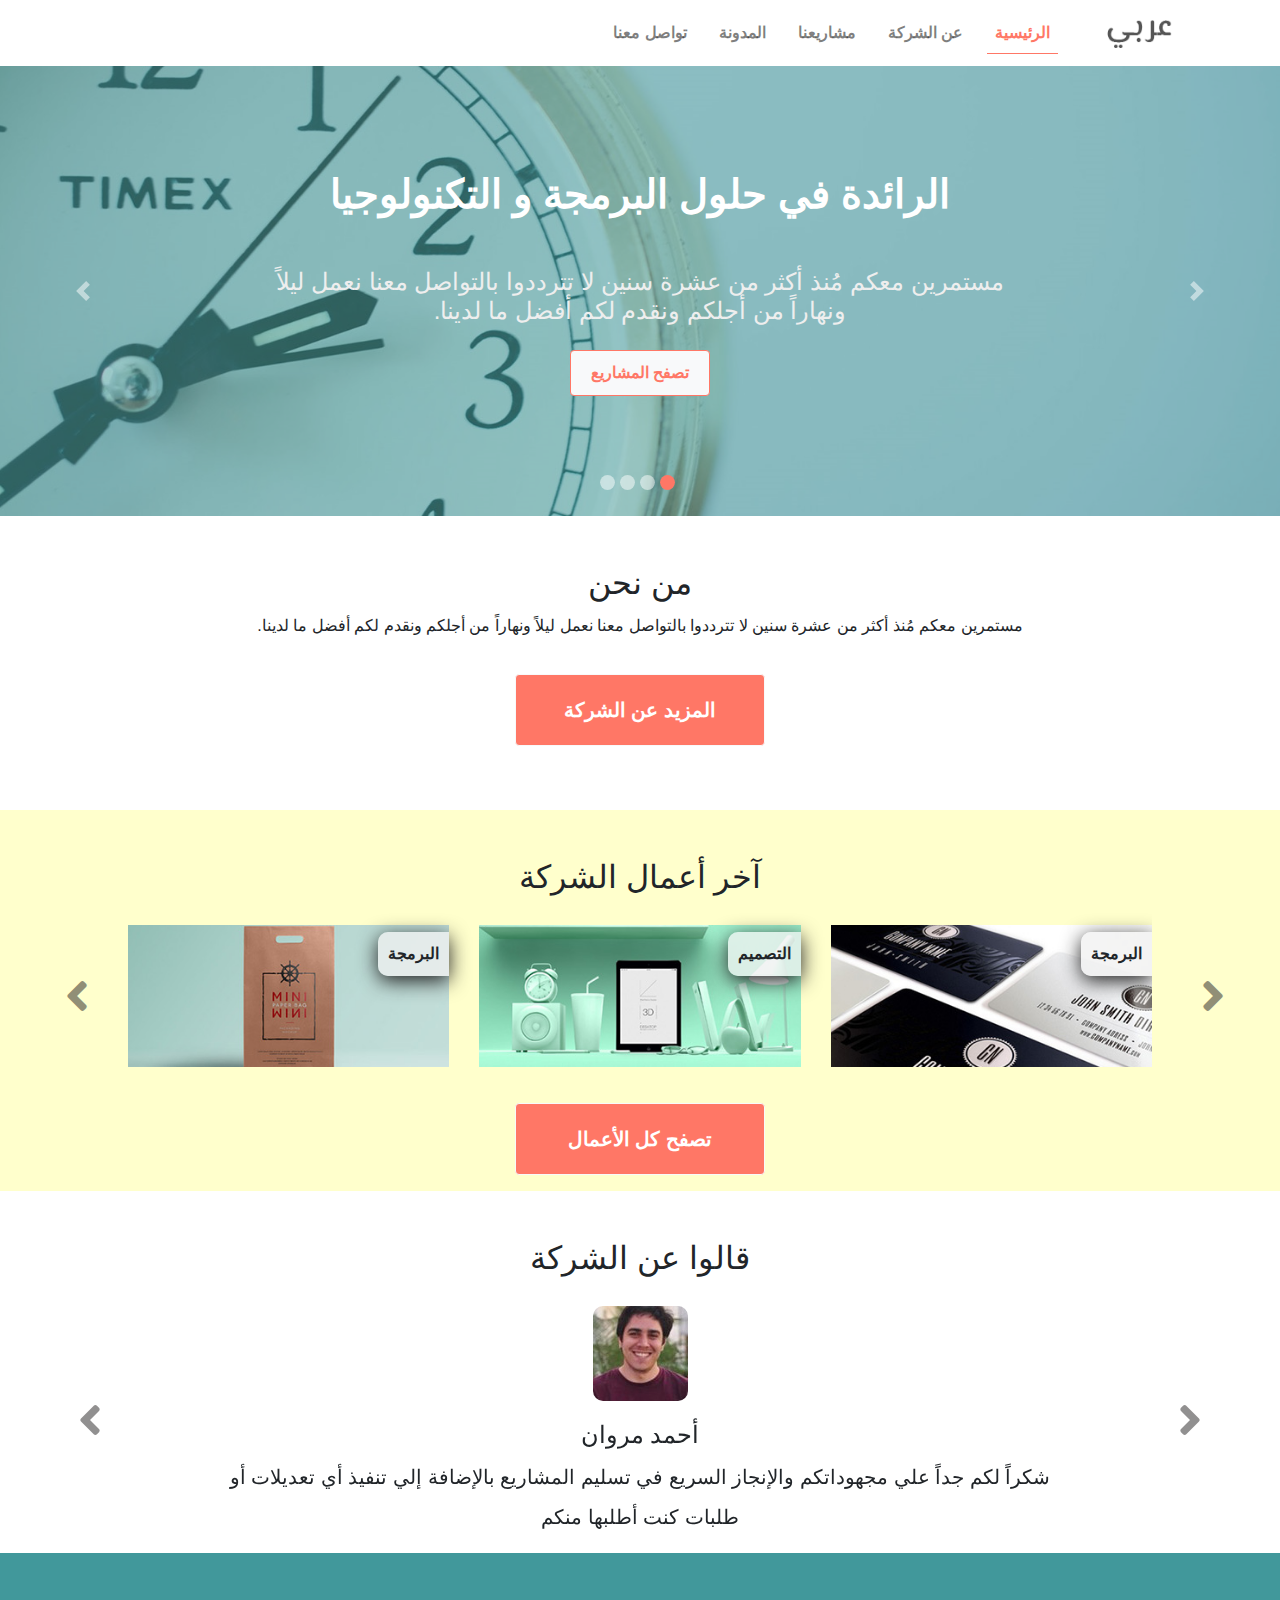
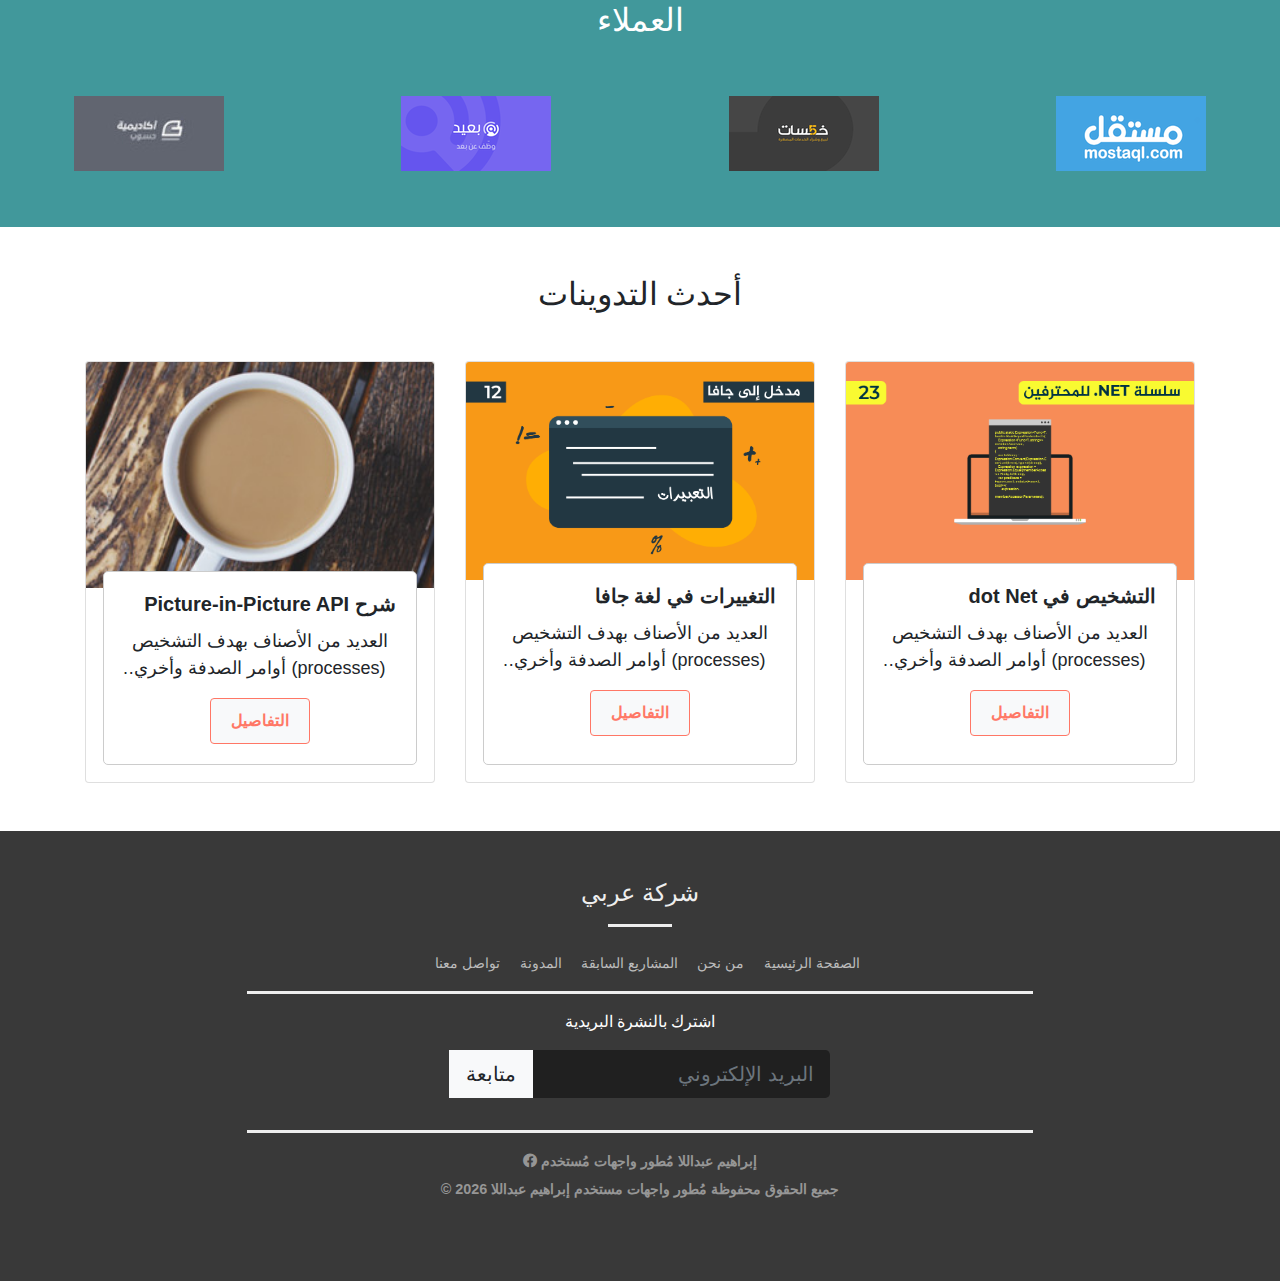
<file: index.html>
<!doctype html><html lang="ar"><head><meta charset="UTF-8"><meta name="viewport" content="width=device-width,initial-scale=1"><title>شركة عربي | الرئيسية</title><script defer="defer" src="/js/bundle.js"></script><link href="/css/style.css" rel="stylesheet"></head><body><div class="container-fluid"><section class="top-menu"><div class="row"><nav class="navbar navbar-expand-lg navbar-light bg-light w-100"><button class="navbar-toggler" type="button" data-toggle="collapse" data-target="#navbarSupportedContent" aria-controls="navbarSupportedContent" aria-expanded="false" aria-label="Toggle navigation"><span class="navbar-toggler-icon"></span></button> <a href="index.html" class="navbar-brand p-0"><img src="/images/logo.png" alt="شركة عربي"></a><div class="collapse navbar-collapse" id="navbarSupportedContent"><ul class="navbar-nav ml-auto"><li class="nav-item p-2"><a class="nav-link" href="/index.html">الرئيسية</a></li><li class="nav-item p-2"><a class="nav-link" href="/about.html">عن الشركة</a></li><li class="nav-item p-2"><a class="nav-link" href="/projects.html">مشاريعنا</a></li><li class="nav-item p-2"><a class="nav-link" href="/blog.html">المدونة</a></li><li class="nav-item p-2"><a class="nav-link" href="/contact.html">تواصل معنا</a></li></ul></div></nav></div></section><section class="carousel-top"><div class="row"><div id="carouselExampleCaptions" class="carousel slide" data-ride="carousel"><ol class="carousel-indicators"><li data-target="#carouselExampleCaptions" data-slide-to="0" class="active"></li><li data-target="#carouselExampleCaptions" data-slide-to="1"></li><li data-target="#carouselExampleCaptions" data-slide-to="2"></li><li data-target="#carouselExampleCaptions" data-slide-to="3"></li></ol><div class="carousel-inner"><div class="carousel-item active"><img src="/images/banner1.jpg" class="d-block w-100" alt="عن الشركة"><div class="carousel-caption d-none d-md-block overlay"><h1>الرائدة في حلول البرمجة و التكنولوجيا</h1><h4>مستمرين معكم مُنذ أكثر من عشرة سنين لا تترددوا بالتواصل معنا نعمل ليلاً ونهاراً من أجلكم ونقدم لكم أفضل ما لدينا.</h4><a href="projects.html" class="btn btn-light custom-btn my-3">تصفح المشاريع</a></div></div><div class="carousel-item"><img src="/images/banner2.jpg" class="d-block w-100" alt="عن الشركة"><div class="carousel-caption d-none d-md-block overlay"><h1>الرائدة في حلول البرمجة و التكنولوجيا</h1><h4>مستمرين معكم مُنذ أكثر من عشرة سنين لا تترددوا بالتواصل معنا نعمل ليلاً ونهاراً من أجلكم ونقدم لكم أفضل ما لدينا.</h4><a href="projects.html" class="btn btn-light custom-btn my-3">تصفح المشاريع</a></div></div><div class="carousel-item"><img src="/images/banner3.jpg" class="d-block w-100" alt="عن الشركة"><div class="carousel-caption d-none d-md-block overlay"><h1>الرائدة في حلول البرمجة و التكنولوجيا</h1><h4>مستمرين معكم مُنذ أكثر من عشرة سنين لا تترددوا بالتواصل معنا نعمل ليلاً ونهاراً من أجلكم ونقدم لكم أفضل ما لدينا.</h4><a href="projects.html" class="btn btn-light custom-btn my-3">تصفح المشاريع</a></div></div><div class="carousel-item"><img src="/images/banner4.jpg" class="d-block w-100" alt="عن الشركة"><div class="carousel-caption d-none d-md-block overlay"><h1>الرائدة في حلول البرمجة و التكنولوجيا</h1><h4>مستمرين معكم مُنذ أكثر من عشرة سنين لا تترددوا بالتواصل معنا نعمل ليلاً ونهاراً من أجلكم ونقدم لكم أفضل ما لدينا.</h4><a href="projects.html" class="btn btn-light custom-btn my-3">تصفح المشاريع</a></div></div></div><a class="carousel-control-prev" href="#carouselExampleCaptions" role="button" data-slide="prev"><span class="carousel-control-prev-icon" aria-hidden="true"></span> <span class="sr-only">Previous</span> </a><a class="carousel-control-next" href="#carouselExampleCaptions" role="button" data-slide="next"><span class="carousel-control-next-icon" aria-hidden="true"></span> <span class="sr-only">Next</span></a></div></div></section><section class="who-are-we my-5"><div class="row justify-content-center"><div class="col-8"><div class="text-center"><h2>من نحن</h2><p class="custom-paragraph">مستمرين معكم مُنذ أكثر من عشرة سنين لا تترددوا بالتواصل معنا نعمل ليلاً ونهاراً من أجلكم ونقدم لكم أفضل ما لدينا.</p><a href="about.html" class="btn btn-light custom-btn-main my-3">المزيد عن الشركة</a></div></div></div></section><section class="latest-projects"><div class="row"><div class="col-12"><h2 class="text-center mt-5">آخر أعمال الشركة</h2></div></div><div id="latest-company-projects" class="carousel slide mx-auto" data-ride="carousel"><div class="carousel-inner"><div class="carousel-item active"><div class="row"><div class="col-12 col-lg-4 d-flex justify-content-center"><div class="thumbnail2"><div class="project-category">البرمجة</div><div class="caption2"><h5>برمجة التطبيقات</h5><p class="project-details">برمجة تطبيق بإستخدام Android Studio يعمل التطبيق علي جميع إصدارات أجهزة الأندرويد.</p><a href="project-details.html" class="btn btn-light custom-btn">تصفح المشروع</a></div><img src="/images/our-works-1.jpg" alt="آخر أعمال الشركة" class="img-fluid h-100"></div></div><div class="col-12 col-lg-4 d-flex justify-content-center"><div class="thumbnail2"><div class="project-category">التصميم</div><div class="caption2"><h5>تصميم المواقع</h5><p class="project-details">برمجة تطبيق بإستخدام Android Studio يعمل التطبيق علي جميع إصدارات أجهزة الأندرويد.</p><a href="project-details.html" class="btn btn-light custom-btn">تصفح المشروع</a></div><img src="/images/our-works-2.jpg" alt="آخر أعمال الشركة" class="img-fluid h-100"></div></div><div class="col-12 col-lg-4 d-flex justify-content-center"><div class="thumbnail2"><div class="project-category">البرمجة</div><div class="caption2"><h5>برمجة المواقع</h5><p class="project-details">برمجة تطبيق بإستخدام Android Studio يعمل التطبيق علي جميع إصدارات أجهزة الأندرويد.</p><a href="project-details.html" class="btn btn-light custom-btn">تصفح المشروع</a></div><img src="/images/our-works-3.jpg" alt="آخر أعمال الشركة" class="img-fluid h-100"></div></div></div></div><div class="carousel-item"><div class="row"><div class="col-12 col-lg-4 d-flex justify-content-center"><div class="thumbnail2"><div class="project-category">البرمجة</div><div class="caption2"><h5>برمجة التطبيقات</h5><p class="project-details">برمجة تطبيق بإستخدام Android Studio يعمل التطبيق علي جميع إصدارات أجهزة الأندرويد.</p><a href="project-details.html" class="btn btn-light custom-btn">تصفح المشروع</a></div><img src="/images/our-works-4.jpg" alt="آخر أعمال الشركة" class="img-fluid h-100"></div></div><div class="col-12 col-lg-4 d-flex justify-content-center"><div class="thumbnail2"><div class="project-category">التصميم</div><div class="caption2"><h5>تصميم المواقع</h5><p class="project-details">برمجة تطبيق بإستخدام Android Studio يعمل التطبيق علي جميع إصدارات أجهزة الأندرويد.</p><a href="project-details.html" class="btn btn-light custom-btn">تصفح المشروع</a></div><img src="/images/our-works-5.jpg" alt="آخر أعمال الشركة" class="img-fluid h-100"></div></div><div class="col-12 col-lg-4 d-flex justify-content-center"><div class="thumbnail2"><div class="project-category">البرمجة</div><div class="caption2"><h5>برمجة المواقع</h5><p class="project-details">برمجة تطبيق بإستخدام Android Studio يعمل التطبيق علي جميع إصدارات أجهزة الأندرويد.</p><a href="project-details.html" class="btn btn-light custom-btn">تصفح المشروع</a></div><img src="/images/our-works-6.jpg" alt="آخر أعمال الشركة" class="img-fluid h-100"></div></div></div></div><div class="carousel-item"><div class="row"><div class="col-12 col-lg-4 d-flex justify-content-center"><div class="thumbnail2"><div class="project-category">البرمجة</div><div class="caption2"><h5>برمجة التطبيقات</h5><p class="project-details">برمجة تطبيق بإستخدام Android Studio يعمل التطبيق علي جميع إصدارات أجهزة الأندرويد.</p><a href="project-details.html" class="btn btn-light custom-btn">تصفح المشروع</a></div><img src="/images/our-works-2.jpg" alt="آخر أعمال الشركة" class="img-fluid h-100"></div></div><div class="col-12 col-lg-4 d-flex justify-content-center"><div class="thumbnail2"><div class="project-category">التصميم</div><div class="caption2"><h5>تصميم الصور</h5><p class="project-details">برمجة تطبيق بإستخدام Android Studio يعمل التطبيق علي جميع إصدارات أجهزة الأندرويد.</p><a href="project-details.html" class="btn btn-light custom-btn">تصفح المشروع</a></div><img src="/images/our-works-3.jpg" alt="آخر أعمال الشركة" class="img-fluid h-100"></div></div><div class="col-12 col-lg-4 d-flex justify-content-center"><div class="thumbnail2"><div class="project-category">البرمجة</div><div class="caption2"><h5>برمجة المواقع</h5><p class="project-details">برمجة تطبيق بإستخدام Android Studio يعمل التطبيق علي جميع إصدارات أجهزة الأندرويد.</p><a href="project-details.html" class="btn btn-light custom-btn">تصفح المشروع</a></div><img src="/images/our-works-1.jpg" alt="آخر أعمال الشركة" class="img-fluid h-100"></div></div></div></div></div><a class="carousel-control-prev" href="#latest-company-projects" role="button" data-slide="prev"><i class="fas fa-angle-right fa-3x"></i> </a><a class="carousel-control-next" href="#latest-company-projects" role="button" data-slide="next"><i class="fas fa-angle-left fa-3x"></i></a></div><div class="text-center"><a href="projects.html" class="btn btn-light custom-btn-main my-3">تصفح كل الأعمال</a></div></section><section class="said-about-company"><h2 class="mt-5 text-center">قالوا عن الشركة</h2><div id="said-about-company-carousel" class="carousel slide" data-ride="carousel"><div class="carousel-inner"><div class="carousel-item"><div class="row justify-content-center"><div class="col-8"><div class="text-center"><img src="/images/team1.jpg" alt="محمد هاني" class="custom-img"><h4>محمد هاني</h4><p class="custom-paragraph">شكراً لكم جداً علي مجهوداتكم والإنجاز السريع في تسليم المشاريع بالإضافة إلي تنفيذ أي تعديلات أو طلبات كنت أطلبها منكم</p></div></div></div></div><div class="carousel-item active"><div class="row justify-content-center"><div class="col-8"><div class="text-center"><img src="/images/team2.jpg" alt="أحمد مروان" class="custom-img"><h4>أحمد مروان</h4><p class="custom-paragraph">شكراً لكم جداً علي مجهوداتكم والإنجاز السريع في تسليم المشاريع بالإضافة إلي تنفيذ أي تعديلات أو طلبات كنت أطلبها منكم</p></div></div></div></div><div class="carousel-item"><div class="row justify-content-center"><div class="col-8"><div class="text-center"><img src="/images/team3.jpg" alt="هادي أمجد" class="custom-img"><h4>هادي أمجد</h4><p class="custom-paragraph">شكراً لكم جداً علي مجهوداتكم والإنجاز السريع في تسليم المشاريع بالإضافة إلي تنفيذ أي تعديلات أو طلبات كنت أطلبها منكم</p></div></div></div></div></div><a class="carousel-control-prev" href="#said-about-company-carousel" role="button" data-slide="prev"><i class="fas fa-angle-right fa-3x"></i> </a><a class="carousel-control-next" href="#said-about-company-carousel" role="button" data-slide="next"><i class="fas fa-angle-left fa-3x"></i></a></div></section><section class="clients py-5"><h2 class="pb-5 text-center text-white">العملاء</h2><div class="client-logos"><div class="row"><div class="col-12 col-sm-6 col-lg-3 d-flex justify-content-center"><a href="https://mostaql.com" class="mb-2"><img src="/images/mostaql.png" alt="mostaql"></a></div><div class="col-12 col-sm-6 col-lg-3 d-flex justify-content-center"><a href="https://khamsat.com" class="mb-2"><img src="/images/khamsat.png" alt="khamsat"></a></div><div class="col-12 col-sm-6 col-lg-3 d-flex justify-content-center"><a href="https://baaeed.com" class="mb-2"><img src="/images/baaeed.png" alt="baaeed"></a></div><div class="col-12 col-sm-6 col-lg-3 d-flex justify-content-center"><a href="https://academy.hsoub.com" class="mb-2"><img src="/images/academy-hsoub.jpg" alt="academy-hsoub"></a></div></div></div></section><section class="latest-posts"><div class="container"><div class="text-center my-5"><h2>أحدث التدوينات</h2></div><div class="row"><div class="col-md-4 d-flex justify-content-center"><div class="card mb-5" style="width:23rem"><img src="/images/blog1.png" class="card-img-top" alt="التدوينة الأولي"><div class="card-body text-center"><h5 class="card-title">التشخيص في dot Net</h5><p class="card-text project-details">العديد من الأصناف بهدف التشخيص (processes) أوامر الصدفة وأخري تعمل كعدادات لقياس الأداء مثال أصناف للتعامل مع عمليات النظام System.Diagnostics يٌوفر فضاء الإسم</p><a href="blog-details.html" class="btn btn-light custom-btn">التفاصيل</a></div></div></div><div class="col-md-4 d-flex justify-content-center"><div class="card mb-5" style="width:23rem"><img src="/images/blog2.png" class="card-img-top" alt="التدوينة الثانية"><div class="card-body text-center"><h5 class="card-title">التغييرات في لغة جافا</h5><p class="card-text project-details">العديد من الأصناف بهدف التشخيص (processes) أوامر الصدفة وأخري تعمل كعدادات لقياس الأداء مثال أصناف للتعامل مع عمليات النظام System.Diagnostics يٌوفر فضاء الإسم</p><a href="blog-details.html" class="btn btn-light custom-btn">التفاصيل</a></div></div></div><div class="col-md-4 d-flex justify-content-center"><div class="card mb-5" style="width:23rem"><img src="/images/blog3.jpg" class="card-img-top" alt="التدوينة الثالثة"><div class="card-body text-center"><h5 class="card-title">شرح Picture-in-Picture API</h5><p class="card-text project-details">العديد من الأصناف بهدف التشخيص (processes) أوامر الصدفة وأخري تعمل كعدادات لقياس الأداء مثال أصناف للتعامل مع عمليات النظام System.Diagnostics يٌوفر فضاء الإسم</p><a href="blog-details.html" class="btn btn-light custom-btn">التفاصيل</a></div></div></div></div></div></section><footer><div class="row"><div class="col-12 text-center"><h2 class="mt-5">شركة عربي</h2><hr class="line1"></div><div id="footer-nav-links" class="col-12 text-center mt-2"><a href=".">الصفحة الرئيسية</a> <a href="about.html">من نحن</a> <a href="projects.html">المشاريع السابقة</a> <a href="blog.html">المدونة</a> <a href="contact.html">تواصل معنا</a></div><hr class="line2"><div class="col-12 text-center"><label class="custom-heading text-white mb-3">اشترك بالنشرة البريدية</label><form class="form form-inline justify-content-center"><div class="input-group mb-3 input-group-lg"><input class="form-control" placeholder="البريد الإلكتروني" aria-label="Example text with button addon" aria-describedby="button-addon1"><div class="input-group-prepend"><button class="btn btn-light" type="button" id="button-addon1">متابعة</button></div></div></form></div><hr class="line2"><div class="col-12 text-center"><a href="https://facebook.com/ibrahemabdella" class="copyright-link copyright">إبراهيم عبداللا مُطور واجهات مُستخدم <span class="fab fa-facebook"></span></a><h5 class="copyright mt-2">جميع الحقوق محفوظة مُطور واجهات مستخدم إبراهيم عبداللا <span id="date"></span> &copy;</h5></div></div></footer></div></body></html>
</file>
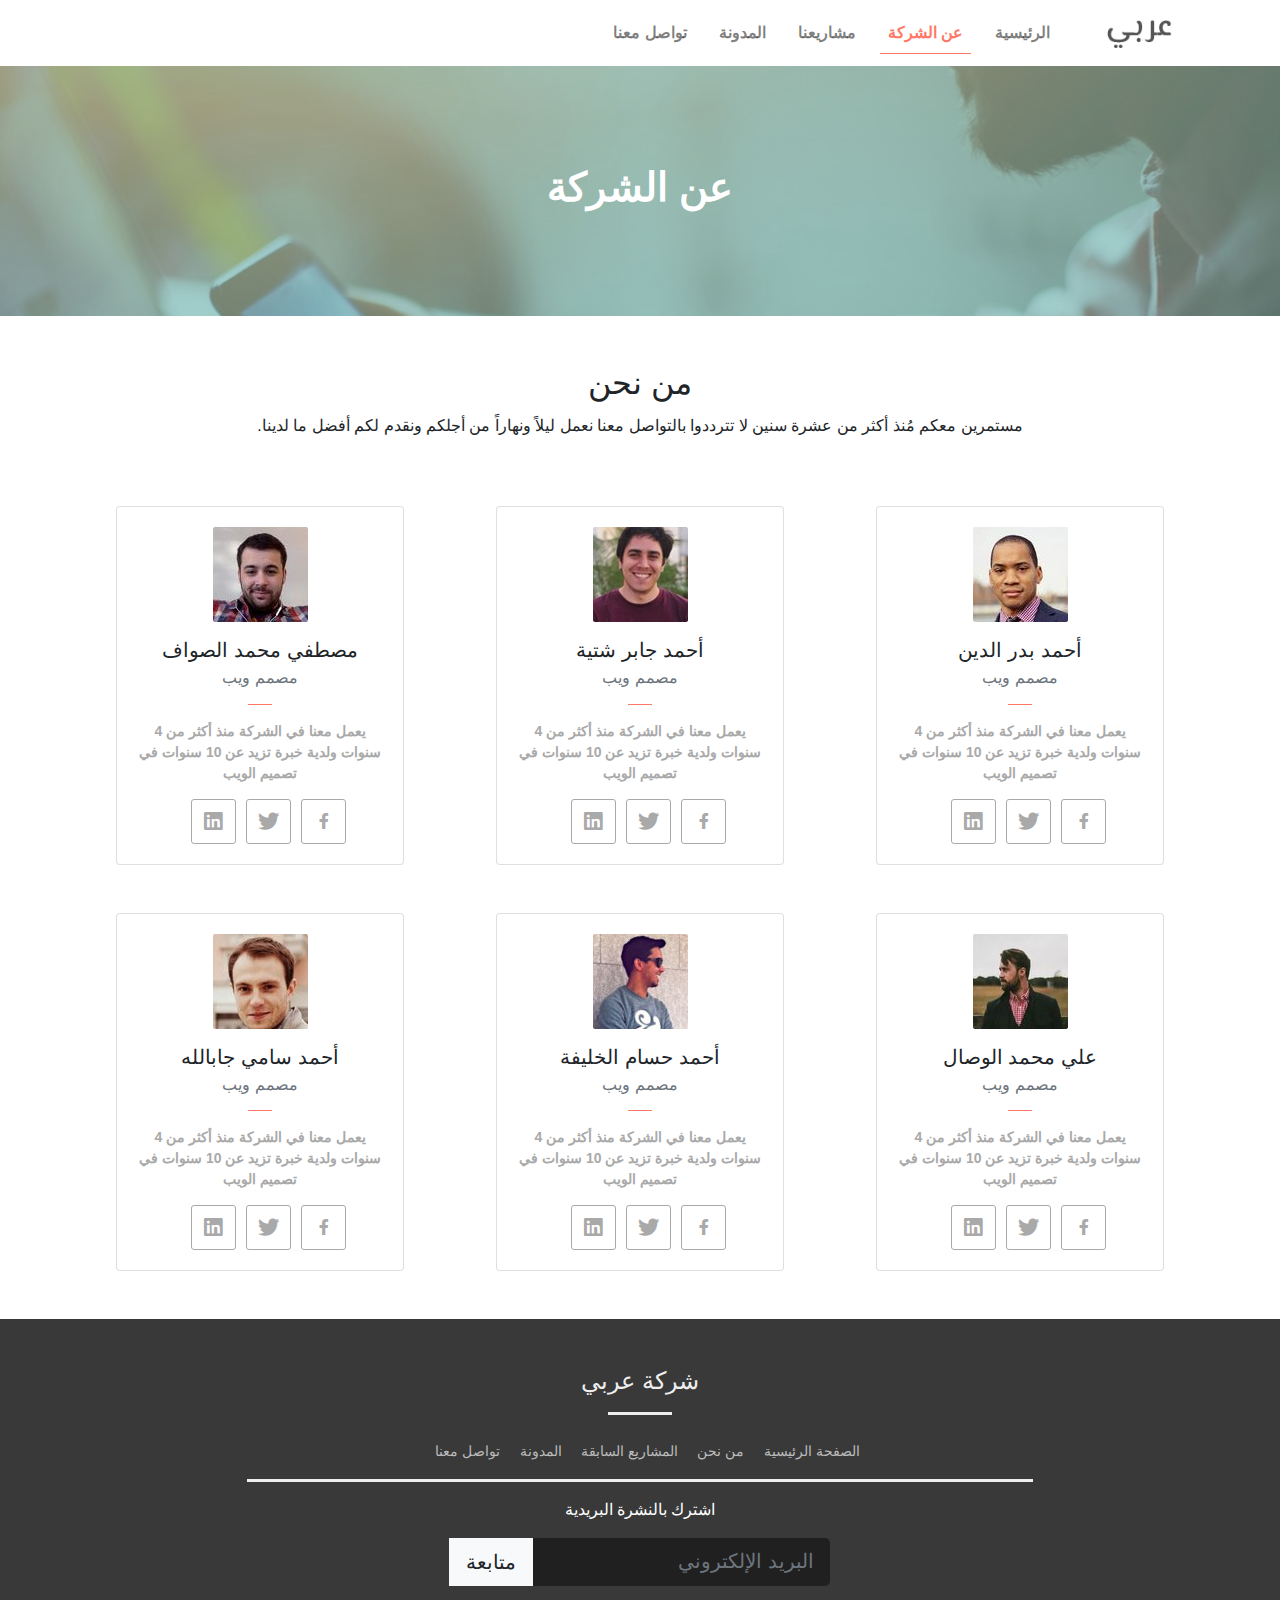
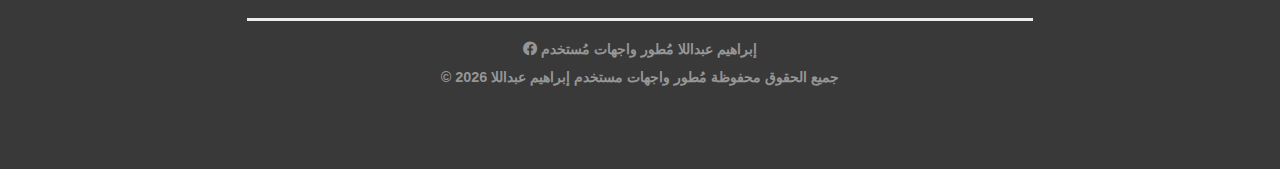
<file: about.html>
<!doctype html><html lang="ar"><head><meta charset="UTF-8"><meta name="viewport" content="width=device-width,initial-scale=1"><title>شركة عربي | عن الشركة</title><script defer="defer" src="/js/bundle.js"></script><link href="/css/style.css" rel="stylesheet"></head><body><div class="container-fluid"><section class="top-menu"><div class="row"><nav class="navbar navbar-expand-lg navbar-light bg-light w-100"><button class="navbar-toggler" type="button" data-toggle="collapse" data-target="#navbarSupportedContent" aria-controls="navbarSupportedContent" aria-expanded="false" aria-label="Toggle navigation"><span class="navbar-toggler-icon"></span></button> <a href="index.html" class="navbar-brand p-0"><img src="/images/logo.png" alt="شركة عربي"></a><div class="collapse navbar-collapse" id="navbarSupportedContent"><ul class="navbar-nav ml-auto"><li class="nav-item p-2"><a class="nav-link" href="/index.html">الرئيسية</a></li><li class="nav-item p-2"><a class="nav-link" href="/about.html">عن الشركة</a></li><li class="nav-item p-2"><a class="nav-link" href="/projects.html">مشاريعنا</a></li><li class="nav-item p-2"><a class="nav-link" href="/blog.html">المدونة</a></li><li class="nav-item p-2"><a class="nav-link" href="/contact.html">تواصل معنا</a></li></ul></div></nav></div></section><section class="banner banner-about"><div class="row"><div class="col-12"><div id="banner-img"><div class="overlay"><h1 class="title1">عن الشركة</h1></div></div></div></div></section><section class="who-are-we my-5"><div class="row justify-content-center"><div class="col-8"><div class="text-center"><h2>من نحن</h2><p class="custom-paragraph">مستمرين معكم مُنذ أكثر من عشرة سنين لا تترددوا بالتواصل معنا نعمل ليلاً ونهاراً من أجلكم ونقدم لكم أفضل ما لدينا.</p></div></div></div></section><div class="our-team"><div class="container"><div class="row mt-5"><div class="col-md-6 col-lg-4 d-flex justify-content-center"><div class="card text-center mb-5" style="width:18rem"><div class="card-body"><img src="/images/team1.jpg" alt="personal-img"><h5 class="card-title mt-3">أحمد بدر الدين</h5><h6 class="card-subtitle mb-2 text-muted">مصمم ويب</h6><hr class="our-team-line"><p class="card-text">يعمل معنا في الشركة منذ أكثر من 4 سنوات ولدية خبرة تزيد عن 10 سنوات في تصميم الويب</p><div class="social-media"><a href="#" class="linkedin-social one-social"><i class="fab fa-linkedin fa-lg"></i></a> <a href="#" class="twitter-social one-social"><i class="fab fa-twitter fa-lg"></i></a> <a href="#" class="facebook-social one-social"><i class="fab fa-facebook-f"></i></a></div></div></div></div><div class="col-md-6 col-lg-4 d-flex justify-content-center"><div class="card text-center mb-5" style="width:18rem"><div class="card-body"><img src="/images/team2.jpg" alt="personal-img"><h5 class="card-title mt-3">أحمد جابر شتية</h5><h6 class="card-subtitle mb-2 text-muted">مصمم ويب</h6><hr class="our-team-line"><p class="card-text">يعمل معنا في الشركة منذ أكثر من 4 سنوات ولدية خبرة تزيد عن 10 سنوات في تصميم الويب</p><div class="social-media"><a href="#" class="linkedin-social one-social"><i class="fab fa-linkedin fa-lg"></i></a> <a href="#" class="twitter-social one-social"><i class="fab fa-twitter fa-lg"></i></a> <a href="#" class="facebook-social one-social"><i class="fab fa-facebook-f"></i></a></div></div></div></div><div class="col-md-6 col-lg-4 d-flex justify-content-center"><div class="card text-center mb-5" style="width:18rem"><div class="card-body"><img src="/images/team3.jpg" alt="personal-img"><h5 class="card-title mt-3">مصطفي محمد الصواف</h5><h6 class="card-subtitle mb-2 text-muted">مصمم ويب</h6><hr class="our-team-line"><p class="card-text">يعمل معنا في الشركة منذ أكثر من 4 سنوات ولدية خبرة تزيد عن 10 سنوات في تصميم الويب</p><div class="social-media"><a href="#" class="linkedin-social one-social"><i class="fab fa-linkedin fa-lg"></i></a> <a href="#" class="twitter-social one-social"><i class="fab fa-twitter fa-lg"></i></a> <a href="#" class="facebook-social one-social"><i class="fab fa-facebook-f"></i></a></div></div></div></div><div class="col-md-6 col-lg-4 d-flex justify-content-center"><div class="card text-center mb-5" style="width:18rem"><div class="card-body"><img src="/images/team4.jpg" alt="personal-img"><h5 class="card-title mt-3">علي محمد الوصال</h5><h6 class="card-subtitle mb-2 text-muted">مصمم ويب</h6><hr class="our-team-line"><p class="card-text">يعمل معنا في الشركة منذ أكثر من 4 سنوات ولدية خبرة تزيد عن 10 سنوات في تصميم الويب</p><div class="social-media"><a href="#" class="linkedin-social one-social"><i class="fab fa-linkedin fa-lg"></i></a> <a href="#" class="twitter-social one-social"><i class="fab fa-twitter fa-lg"></i></a> <a href="#" class="facebook-social one-social"><i class="fab fa-facebook-f"></i></a></div></div></div></div><div class="col-md-6 col-lg-4 d-flex justify-content-center"><div class="card text-center mb-5" style="width:18rem"><div class="card-body"><img src="/images/team5.jpg" alt="personal-img"><h5 class="card-title mt-3">أحمد حسام الخليفة</h5><h6 class="card-subtitle mb-2 text-muted">مصمم ويب</h6><hr class="our-team-line"><p class="card-text">يعمل معنا في الشركة منذ أكثر من 4 سنوات ولدية خبرة تزيد عن 10 سنوات في تصميم الويب</p><div class="social-media"><a href="#" class="linkedin-social one-social"><i class="fab fa-linkedin fa-lg"></i></a> <a href="#" class="twitter-social one-social"><i class="fab fa-twitter fa-lg"></i></a> <a href="#" class="facebook-social one-social"><i class="fab fa-facebook-f"></i></a></div></div></div></div><div class="col-md-6 col-lg-4 d-flex justify-content-center"><div class="card text-center mb-5" style="width:18rem"><div class="card-body"><img src="/images/team6.jpg" alt="personal-img"><h5 class="card-title mt-3">أحمد سامي جابالله</h5><h6 class="card-subtitle mb-2 text-muted">مصمم ويب</h6><hr class="our-team-line"><p class="card-text">يعمل معنا في الشركة منذ أكثر من 4 سنوات ولدية خبرة تزيد عن 10 سنوات في تصميم الويب</p><div class="social-media"><a href="#" class="linkedin-social one-social"><i class="fab fa-linkedin fa-lg"></i></a> <a href="#" class="twitter-social one-social"><i class="fab fa-twitter fa-lg"></i></a> <a href="#" class="facebook-social one-social"><i class="fab fa-facebook-f"></i></a></div></div></div></div></div></div></div><footer><div class="row"><div class="col-12 text-center"><h2 class="mt-5">شركة عربي</h2><hr class="line1"></div><div id="footer-nav-links" class="col-12 text-center mt-2"><a href=".">الصفحة الرئيسية</a> <a href="about.html">من نحن</a> <a href="projects.html">المشاريع السابقة</a> <a href="blog.html">المدونة</a> <a href="contact.html">تواصل معنا</a></div><hr class="line2"><div class="col-12 text-center"><label class="custom-heading text-white mb-3">اشترك بالنشرة البريدية</label><form class="form form-inline justify-content-center"><div class="input-group mb-3 input-group-lg"><input class="form-control" placeholder="البريد الإلكتروني" aria-label="Example text with button addon" aria-describedby="button-addon1"><div class="input-group-prepend"><button class="btn btn-light" type="button" id="button-addon1">متابعة</button></div></div></form></div><hr class="line2"><div class="col-12 text-center"><a href="https://facebook.com/ibrahemabdella" class="copyright-link copyright">إبراهيم عبداللا مُطور واجهات مُستخدم <span class="fab fa-facebook"></span></a><h5 class="copyright mt-2">جميع الحقوق محفوظة مُطور واجهات مستخدم إبراهيم عبداللا <span id="date"></span> &copy;</h5></div></div></footer></div></body></html>
</file>
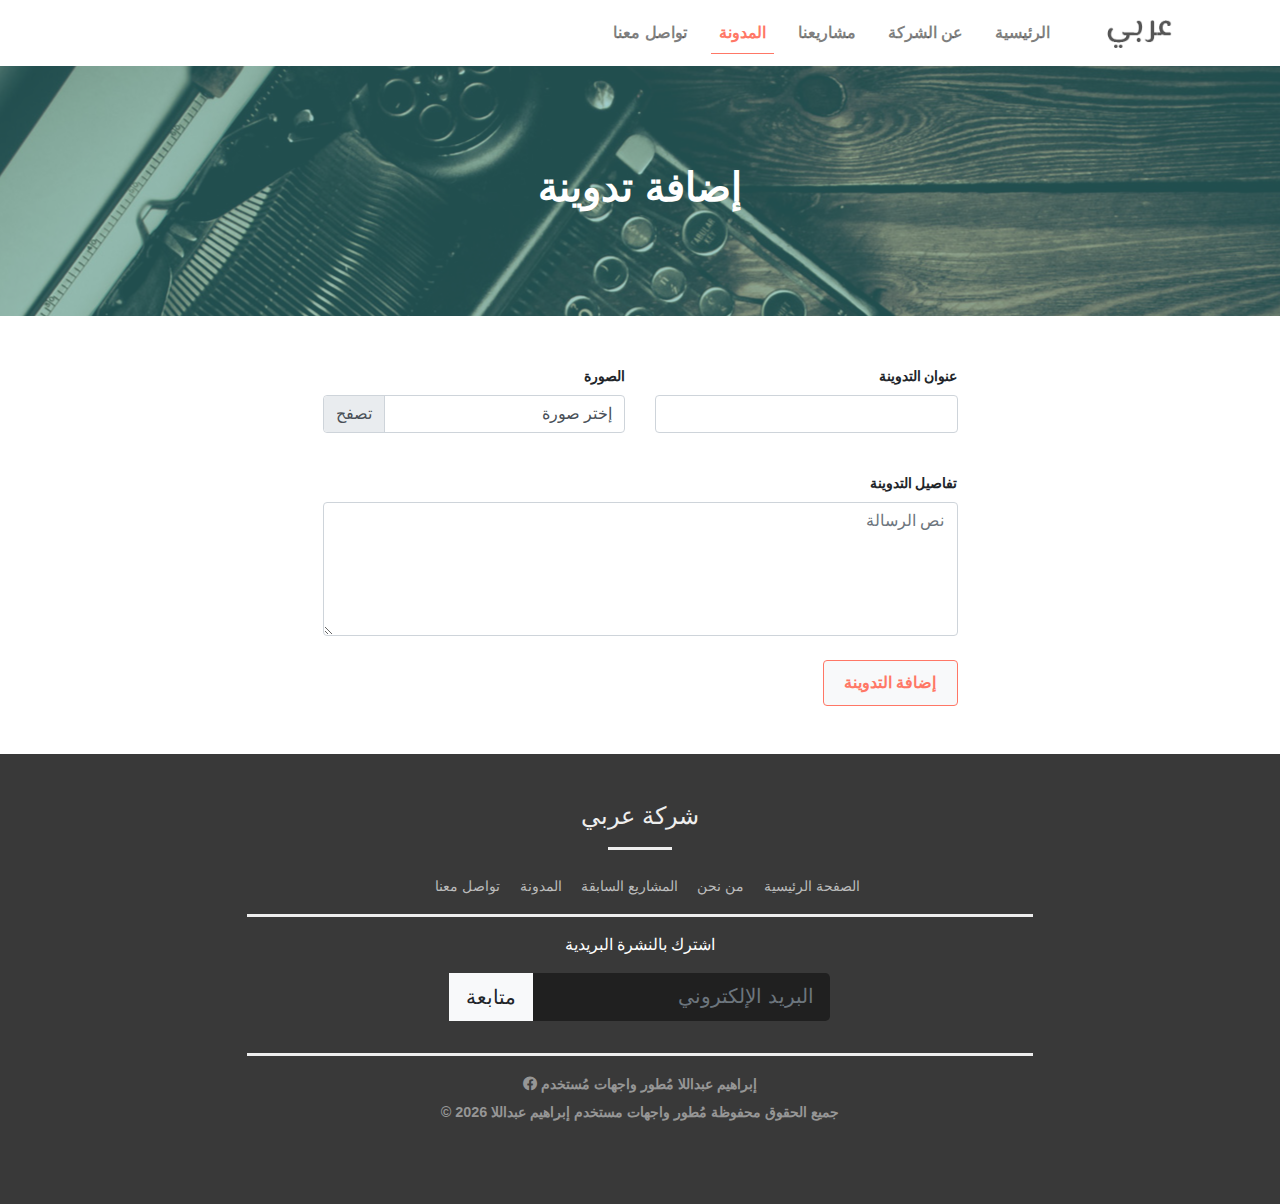
<file: add-blog.html>
<!doctype html><html lang="ar"><head><meta charset="UTF-8"><meta name="viewport" content="width=device-width,initial-scale=1"><title>شركة عربي | إضافة تدوينة</title><script defer="defer" src="/js/bundle.js"></script><link href="/css/style.css" rel="stylesheet"></head><body><div class="container-fluid"><section class="top-menu"><div class="row"><nav class="navbar navbar-expand-lg navbar-light bg-light w-100"><button class="navbar-toggler" type="button" data-toggle="collapse" data-target="#navbarSupportedContent" aria-controls="navbarSupportedContent" aria-expanded="false" aria-label="Toggle navigation"><span class="navbar-toggler-icon"></span></button> <a href="index.html" class="navbar-brand p-0"><img src="/images/logo.png" alt="شركة عربي"></a><div class="collapse navbar-collapse" id="navbarSupportedContent"><ul class="navbar-nav ml-auto"><li class="nav-item p-2"><a class="nav-link" href="/index.html">الرئيسية</a></li><li class="nav-item p-2"><a class="nav-link" href="/about.html">عن الشركة</a></li><li class="nav-item p-2"><a class="nav-link" href="/projects.html">مشاريعنا</a></li><li class="nav-item p-2"><a class="nav-link" href="/blog.html">المدونة</a></li><li class="nav-item p-2"><a class="nav-link" href="/contact.html">تواصل معنا</a></li></ul></div></nav></div></section><section class="banner banner-blog"><div class="row"><div class="col-12"><div id="banner-img"><div class="overlay"><h1 class="title1">إضافة تدوينة</h1></div></div></div></div></section><section class="add-blog mt-4 mb-5"><div class="container"><div class="row justify-content-center"><div class="col-12 col-lg-7"><form><div class="row mt-4"><div class="col-md-6"><label>عنوان التدوينة</label> <input class="form-control mb-3"></div><div class="col-md-6"><label>الصورة</label><div class="custom-file"><input type="file" class="custom-file-input" id="customFile"> <label class="custom-file-label" for="customFile">إختر صورة</label></div></div></div><div class="row"><div class="col"><label class="mt-4">تفاصيل التدوينة</label> <textarea name="message" placeholder="نص الرسالة" cols="30" rows="5" required class="form-control"></textarea></div></div><button type="submit" class="btn btn-light custom-btn mt-4">إضافة التدوينة</button></form></div></div></div></section><footer><div class="row"><div class="col-12 text-center"><h2 class="mt-5">شركة عربي</h2><hr class="line1"></div><div id="footer-nav-links" class="col-12 text-center mt-2"><a href=".">الصفحة الرئيسية</a> <a href="about.html">من نحن</a> <a href="projects.html">المشاريع السابقة</a> <a href="blog.html">المدونة</a> <a href="contact.html">تواصل معنا</a></div><hr class="line2"><div class="col-12 text-center"><label class="custom-heading text-white mb-3">اشترك بالنشرة البريدية</label><form class="form form-inline justify-content-center"><div class="input-group mb-3 input-group-lg"><input class="form-control" placeholder="البريد الإلكتروني" aria-label="Example text with button addon" aria-describedby="button-addon1"><div class="input-group-prepend"><button class="btn btn-light" type="button" id="button-addon1">متابعة</button></div></div></form></div><hr class="line2"><div class="col-12 text-center"><a href="https://facebook.com/ibrahemabdella" class="copyright-link copyright">إبراهيم عبداللا مُطور واجهات مُستخدم <span class="fab fa-facebook"></span></a><h5 class="copyright mt-2">جميع الحقوق محفوظة مُطور واجهات مستخدم إبراهيم عبداللا <span id="date"></span> &copy;</h5></div></div></footer></div></body></html>
</file>
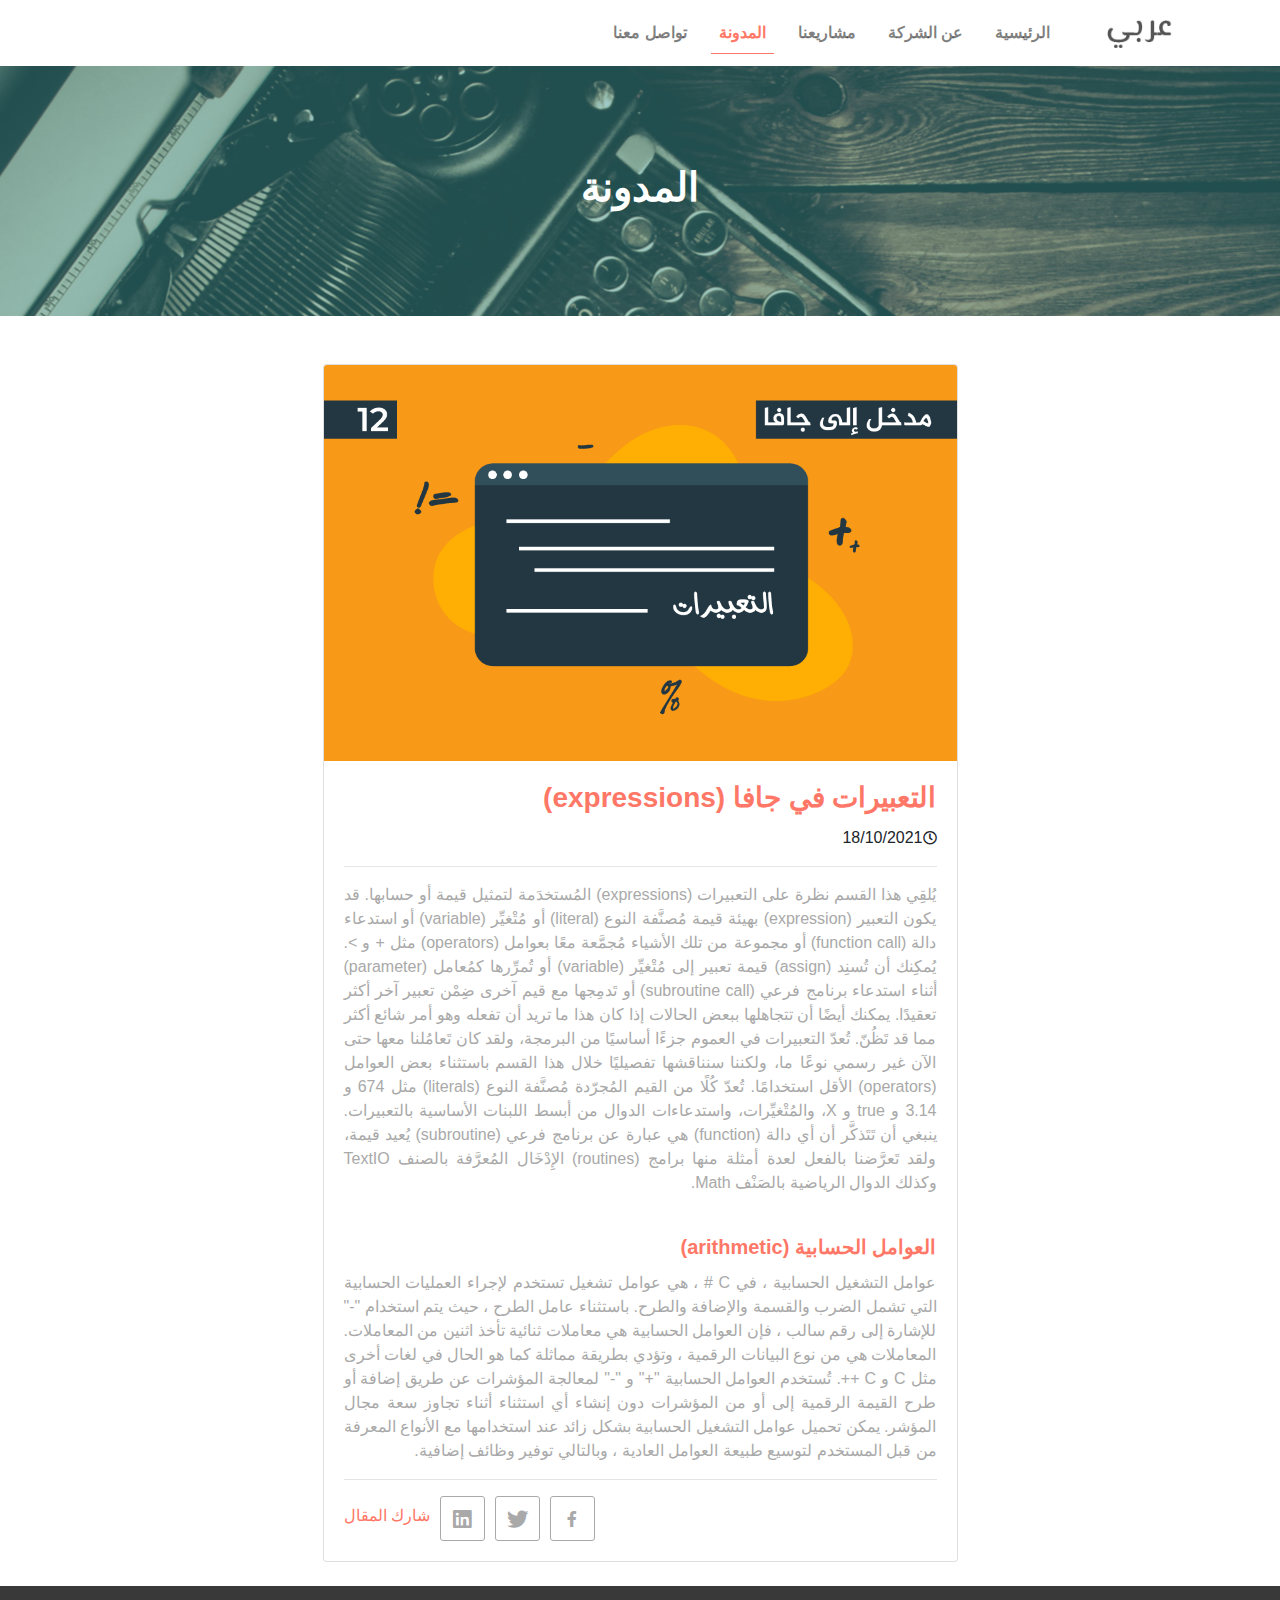
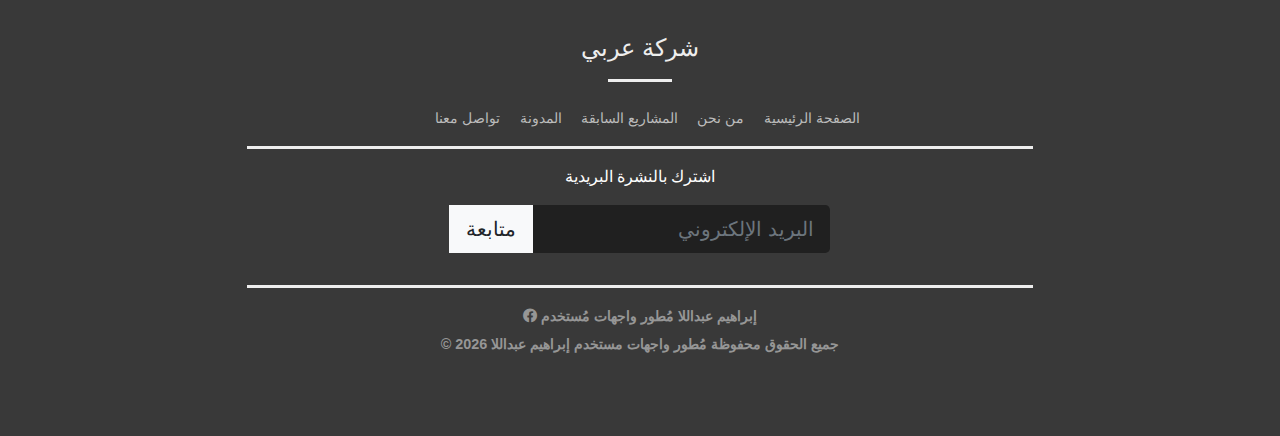
<file: blog-details.html>
<!doctype html><html lang="ar"><head><meta charset="UTF-8"><meta name="viewport" content="width=device-width,initial-scale=1"><title>شركة عربي | المدونة</title><script defer="defer" src="/js/bundle.js"></script><link href="/css/style.css" rel="stylesheet"></head><body><div class="container-fluid"><section class="top-menu"><div class="row"><nav class="navbar navbar-expand-lg navbar-light bg-light w-100"><button class="navbar-toggler" type="button" data-toggle="collapse" data-target="#navbarSupportedContent" aria-controls="navbarSupportedContent" aria-expanded="false" aria-label="Toggle navigation"><span class="navbar-toggler-icon"></span></button> <a href="index.html" class="navbar-brand p-0"><img src="/images/logo.png" alt="شركة عربي"></a><div class="collapse navbar-collapse" id="navbarSupportedContent"><ul class="navbar-nav ml-auto"><li class="nav-item p-2"><a class="nav-link" href="/index.html">الرئيسية</a></li><li class="nav-item p-2"><a class="nav-link" href="/about.html">عن الشركة</a></li><li class="nav-item p-2"><a class="nav-link" href="/projects.html">مشاريعنا</a></li><li class="nav-item p-2"><a class="nav-link" href="/blog.html">المدونة</a></li><li class="nav-item p-2"><a class="nav-link" href="/contact.html">تواصل معنا</a></li></ul></div></nav></div></section><section class="banner banner-blog"><div class="row"><div class="col-12"><div id="banner-img"><div class="overlay"><h1 class="title1">المدونة</h1></div></div></div></div></section><section class="posts-details mt-5 mb-4"><div class="container"><div class="row justify-content-center"><div class="col-md-7"><div class="card"><img src="/images/blog2.png" class="card-img-top" alt="posts-image"><div class="card-body"><h3 class="card-title">التعبيرات في جافا (expressions)</h3><span><i class="far fa-clock fa-sm"></i>18/10/2021</span><hr><p class="card-text text-justify">يُلقِي هذا القسم نظرة على التعبيرات (expressions) المُستخدَمة لتمثيل قيمة أو حسابها. قد يكون التعبير (expression) بهيئة قيمة مُصنَّفة النوع (literal) أو مُتْغيِّر (variable) أو استدعاء دالة (function call) أو مجموعة من تلك الأشياء مُجمَّعة معًا بعوامل (operators) مثل + و >. يُمكِنك أن تُسنِد (assign) قيمة تعبير إلى مُتْغيِّر (variable) أو تُمرِّرها كمُعامل (parameter) أثناء استدعاء برنامج فرعي (subroutine call) أو تَدمِجها مع قيم آخرى ضِمْن تعبير آخر أكثر تعقيدًا. يمكنك أيضًا أن تتجاهلها ببعض الحالات إذا كان هذا ما تريد أن تفعله وهو أمر شائع أكثر مما قد تَظُنّ. تُعدّ التعبيرات في العموم جزءًا أساسيًا من البرمجة، ولقد كان تَعامُلنا معها حتى الآن غير رسمي نوعًا ما، ولكننا سنناقشها تفصيليًا خلال هذا القسم باستثناء بعض العوامل (operators) الأقل استخدامًا. تُعدّ كُلًا من القيم المُجرّدة مُصنَّفة النوع (literals) مثل 674 و 3.14 و true و X، والمُتْغيِّرات، واستدعاءات الدوال من أبسط اللبنات الأساسية بالتعبيرات. ينبغي أن تَتَذكَّر أن أي دالة (function) هي عبارة عن برنامج فرعي (subroutine) يُعيد قيمة، ولقد تَعرَّضنا بالفعل لعدة أمثلة منها برامج (routines) الإِدْخَال المُعرَّفة بالصنف TextIO وكذلك الدوال الرياضية بالصَنْف Math.</p></div><div class="card-body"><h5 class="card-title">العوامل الحسابية (arithmetic)</h5><p class="card-text text-justify">عوامل التشغيل الحسابية ، في C # ، هي عوامل تشغيل تستخدم لإجراء العمليات الحسابية التي تشمل الضرب والقسمة والإضافة والطرح. باستثناء عامل الطرح ، حيث يتم استخدام "-" للإشارة إلى رقم سالب ، فإن العوامل الحسابية هي معاملات ثنائية تأخذ اثنين من المعاملات. المعاملات هي من نوع البيانات الرقمية ، وتؤدي بطريقة مماثلة كما هو الحال في لغات أخرى مثل C و C ++. تُستخدم العوامل الحسابية "+" و "-" لمعالجة المؤشرات عن طريق إضافة أو طرح القيمة الرقمية إلى أو من المؤشرات دون إنشاء أي استثناء أثناء تجاوز سعة مجال المؤشر. يمكن تحميل عوامل التشغيل الحسابية بشكل زائد عند استخدامها مع الأنواع المعرفة من قبل المستخدم لتوسيع طبيعة العوامل العادية ، وبالتالي توفير وظائف إضافية.</p><hr><div><span class="float-left mt-2 post-share">شارك المقال</span> <a href="#" class="linkedin-social one-social"><i class="fab fa-linkedin fa-lg"></i></a> <a href="#" class="twitter-social one-social"><i class="fab fa-twitter fa-lg"></i></a> <a href="#" class="facebook-social one-social"><i class="fab fa-facebook-f"></i></a></div></div></div></div></div></div></section><footer><div class="row"><div class="col-12 text-center"><h2 class="mt-5">شركة عربي</h2><hr class="line1"></div><div id="footer-nav-links" class="col-12 text-center mt-2"><a href=".">الصفحة الرئيسية</a> <a href="about.html">من نحن</a> <a href="projects.html">المشاريع السابقة</a> <a href="blog.html">المدونة</a> <a href="contact.html">تواصل معنا</a></div><hr class="line2"><div class="col-12 text-center"><label class="custom-heading text-white mb-3">اشترك بالنشرة البريدية</label><form class="form form-inline justify-content-center"><div class="input-group mb-3 input-group-lg"><input class="form-control" placeholder="البريد الإلكتروني" aria-label="Example text with button addon" aria-describedby="button-addon1"><div class="input-group-prepend"><button class="btn btn-light" type="button" id="button-addon1">متابعة</button></div></div></form></div><hr class="line2"><div class="col-12 text-center"><a href="https://facebook.com/ibrahemabdella" class="copyright-link copyright">إبراهيم عبداللا مُطور واجهات مُستخدم <span class="fab fa-facebook"></span></a><h5 class="copyright mt-2">جميع الحقوق محفوظة مُطور واجهات مستخدم إبراهيم عبداللا <span id="date"></span> &copy;</h5></div></div></footer></div></body></html>
</file>
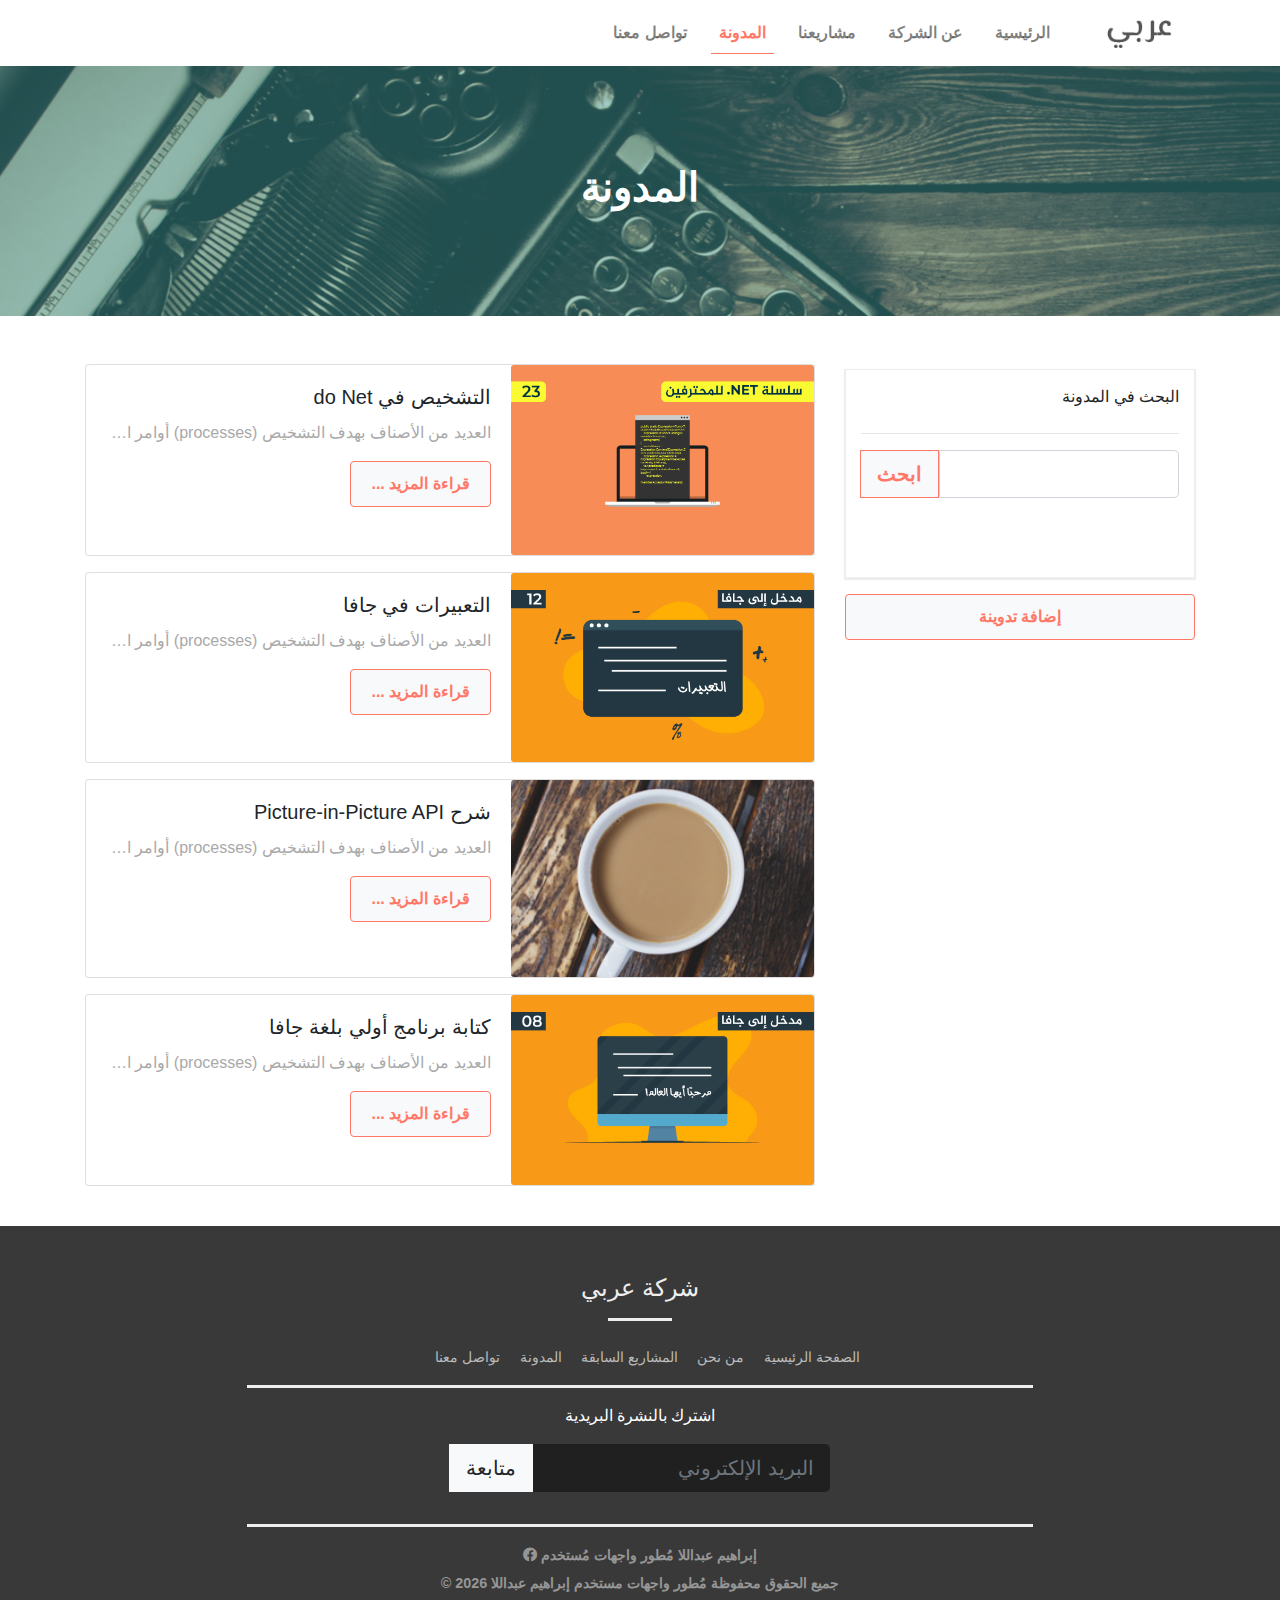
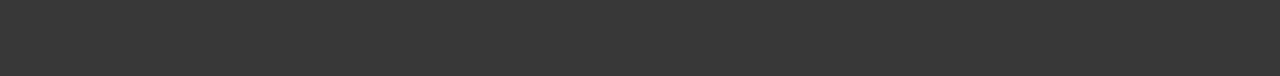
<file: blog.html>
<!doctype html><html lang="ar"><head><meta charset="UTF-8"><meta name="viewport" content="width=device-width,initial-scale=1"><title>شركة عربي | المدونة</title><script defer="defer" src="/js/bundle.js"></script><link href="/css/style.css" rel="stylesheet"></head><body><div class="container-fluid"><section class="top-menu"><div class="row"><nav class="navbar navbar-expand-lg navbar-light bg-light w-100"><button class="navbar-toggler" type="button" data-toggle="collapse" data-target="#navbarSupportedContent" aria-controls="navbarSupportedContent" aria-expanded="false" aria-label="Toggle navigation"><span class="navbar-toggler-icon"></span></button> <a href="index.html" class="navbar-brand p-0"><img src="/images/logo.png" alt="شركة عربي"></a><div class="collapse navbar-collapse" id="navbarSupportedContent"><ul class="navbar-nav ml-auto"><li class="nav-item p-2"><a class="nav-link" href="/index.html">الرئيسية</a></li><li class="nav-item p-2"><a class="nav-link" href="/about.html">عن الشركة</a></li><li class="nav-item p-2"><a class="nav-link" href="/projects.html">مشاريعنا</a></li><li class="nav-item p-2"><a class="nav-link" href="/blog.html">المدونة</a></li><li class="nav-item p-2"><a class="nav-link" href="/contact.html">تواصل معنا</a></li></ul></div></nav></div></section><section class="banner banner-blog"><div class="row"><div class="col-12"><div id="banner-img"><div class="overlay"><h1 class="title1">المدونة</h1></div></div></div></div></section><section class="posts mt-5 mb-4"><div class="container"><div class="row"><div class="col-lg-4"><div class="search-box"><label>البحث في المدونة</label><hr><form class="form form-inline mb-5"><div class="input-group input-group-lg mb-3"><input class="form-control" placeholder="" aria-label="Example text with button addon" aria-describedby="button-addon1"><div class="input-group-prepend"><button class="btn btn-light custom-btn" type="button" id="button-addon1">ابحث</button></div></div></form></div><a href="add-blog.html" class="btn btn-light custom-btn w-100 my-3">إضافة تدوينة</a></div><div class="col-lg-8"><div class="card mb-3"><div class="row no-gutters"><div class="col-md-5"><img src="/images/blog1.png" class="card-img w-100 h-100" alt="المدونة الأولي"></div><div class="col-md-7"><div class="card-body"><h5 class="card-title">التشخيص في do Net</h5><p class="card-text">العديد من الأصناف بهدف التشخيص (processes) أوامر الصدفة وأخري تعمل كعدادات لقياس الأداء مثال أصناف للتعامل مع عمليات النظام System.Diagnostics يٌوفر فضاء الإسم</p><a href="blog-details.html" class="btn btn-light custom-btn">قراءة المزيد ...</a></div></div></div></div><div class="card mb-3"><div class="row no-gutters"><div class="col-md-5"><img src="/images/blog2.png" class="card-img w-100 h-100" alt="المدونة الثانية"></div><div class="col-md-7"><div class="card-body"><h5 class="card-title">التعبيرات في جافا</h5><p class="card-text">العديد من الأصناف بهدف التشخيص (processes) أوامر الصدفة وأخري تعمل كعدادات لقياس الأداء مثال أصناف للتعامل مع عمليات النظام System.Diagnostics يٌوفر فضاء الإسم</p><a href="blog-details.html" class="btn btn-light custom-btn">قراءة المزيد ...</a></div></div></div></div><div class="card mb-3"><div class="row no-gutters"><div class="col-md-5"><img src="/images/blog3.jpg" class="card-img w-100 h-100" alt="المدونة الثالثة"></div><div class="col-md-7"><div class="card-body"><h5 class="card-title">شرح Picture-in-Picture API</h5><p class="card-text">العديد من الأصناف بهدف التشخيص (processes) أوامر الصدفة وأخري تعمل كعدادات لقياس الأداء مثال أصناف للتعامل مع عمليات النظام System.Diagnostics يٌوفر فضاء الإسم</p><a href="blog-details.html" class="btn btn-light custom-btn">قراءة المزيد ...</a></div></div></div></div><div class="card mb-3"><div class="row no-gutters"><div class="col-md-5"><img src="/images/blog4.png" class="card-img w-100 h-100" alt="المدونة الرابعة"></div><div class="col-md-7"><div class="card-body"><h5 class="card-title">كتابة برنامج أولي بلغة جافا</h5><p class="card-text">العديد من الأصناف بهدف التشخيص (processes) أوامر الصدفة وأخري تعمل كعدادات لقياس الأداء مثال أصناف للتعامل مع عمليات النظام System.Diagnostics يٌوفر فضاء الإسم</p><a href="blog-details.html" class="btn btn-light custom-btn">قراءة المزيد ...</a></div></div></div></div></div></div></div></section><footer><div class="row"><div class="col-12 text-center"><h2 class="mt-5">شركة عربي</h2><hr class="line1"></div><div id="footer-nav-links" class="col-12 text-center mt-2"><a href=".">الصفحة الرئيسية</a> <a href="about.html">من نحن</a> <a href="projects.html">المشاريع السابقة</a> <a href="blog.html">المدونة</a> <a href="contact.html">تواصل معنا</a></div><hr class="line2"><div class="col-12 text-center"><label class="custom-heading text-white mb-3">اشترك بالنشرة البريدية</label><form class="form form-inline justify-content-center"><div class="input-group mb-3 input-group-lg"><input class="form-control" placeholder="البريد الإلكتروني" aria-label="Example text with button addon" aria-describedby="button-addon1"><div class="input-group-prepend"><button class="btn btn-light" type="button" id="button-addon1">متابعة</button></div></div></form></div><hr class="line2"><div class="col-12 text-center"><a href="https://facebook.com/ibrahemabdella" class="copyright-link copyright">إبراهيم عبداللا مُطور واجهات مُستخدم <span class="fab fa-facebook"></span></a><h5 class="copyright mt-2">جميع الحقوق محفوظة مُطور واجهات مستخدم إبراهيم عبداللا <span id="date"></span> &copy;</h5></div></div></footer></div></body></html>
</file>
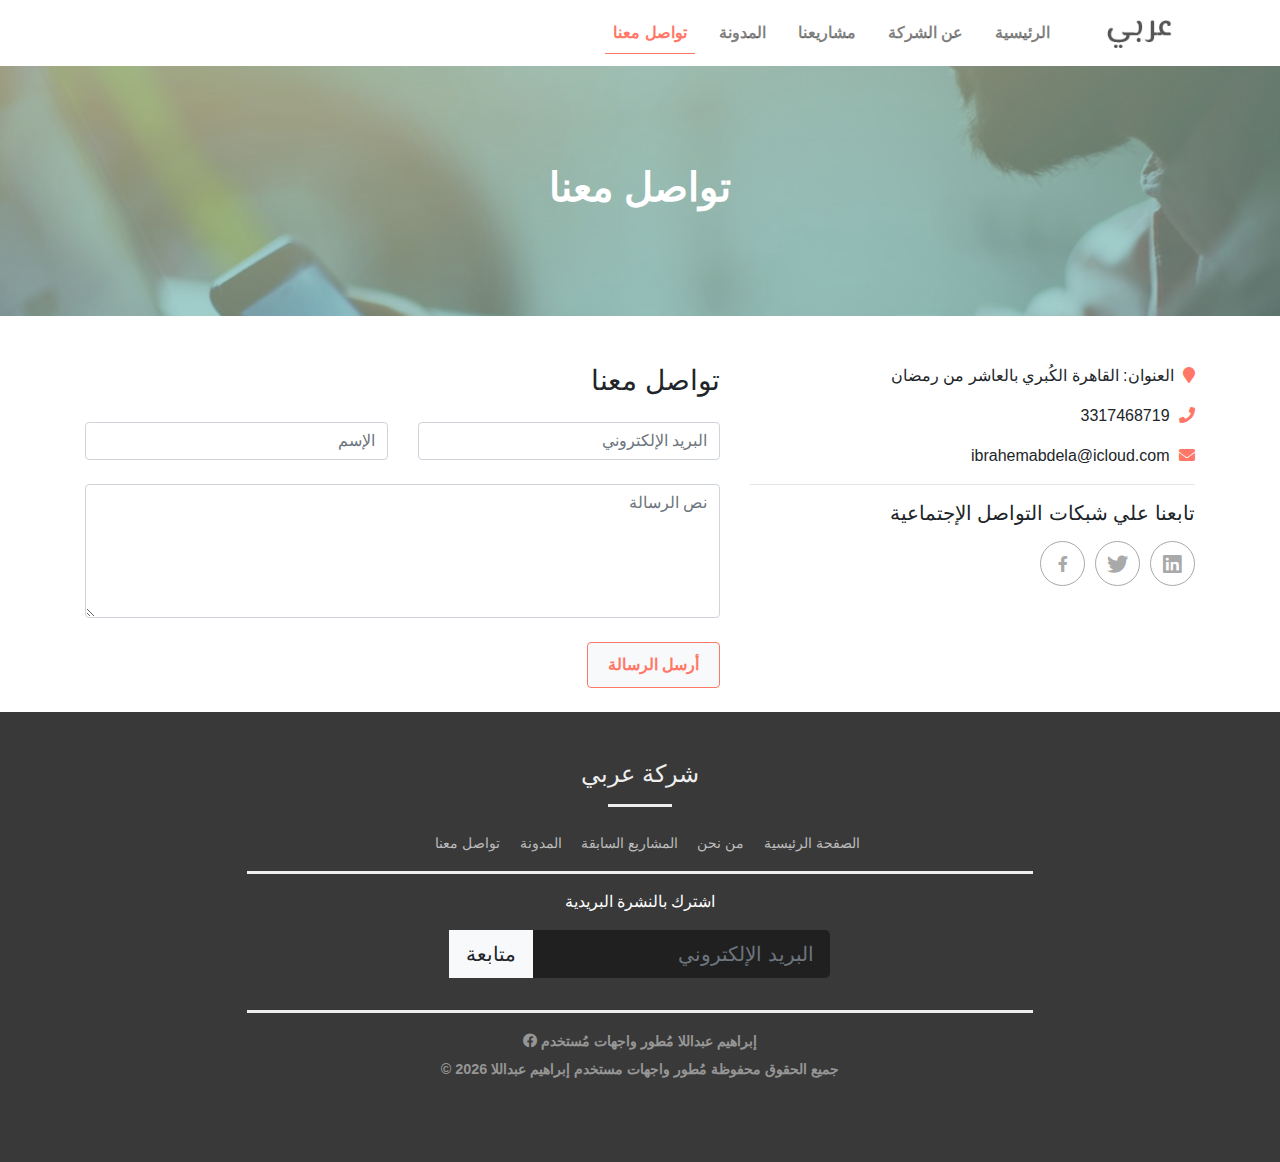
<file: contact.html>
<!doctype html><html lang="ar"><head><meta charset="UTF-8"><meta name="viewport" content="width=device-width,initial-scale=1"><title>شركة عربي | تواصل معنا</title><script defer="defer" src="/js/bundle.js"></script><link href="/css/style.css" rel="stylesheet"></head><body><div class="container-fluid"><section class="top-menu"><div class="row"><nav class="navbar navbar-expand-lg navbar-light bg-light w-100"><button class="navbar-toggler" type="button" data-toggle="collapse" data-target="#navbarSupportedContent" aria-controls="navbarSupportedContent" aria-expanded="false" aria-label="Toggle navigation"><span class="navbar-toggler-icon"></span></button> <a href="index.html" class="navbar-brand p-0"><img src="/images/logo.png" alt="شركة عربي"></a><div class="collapse navbar-collapse" id="navbarSupportedContent"><ul class="navbar-nav ml-auto"><li class="nav-item p-2"><a class="nav-link" href="/index.html">الرئيسية</a></li><li class="nav-item p-2"><a class="nav-link" href="/about.html">عن الشركة</a></li><li class="nav-item p-2"><a class="nav-link" href="/projects.html">مشاريعنا</a></li><li class="nav-item p-2"><a class="nav-link" href="/blog.html">المدونة</a></li><li class="nav-item p-2"><a class="nav-link" href="/contact.html">تواصل معنا</a></li></ul></div></nav></div></section><section class="banner banner-about"><div class="row"><div class="col-12"><div id="banner-img"><div class="overlay"><h1 class="title1">تواصل معنا</h1></div></div></div></div></section><div class="contact-us mt-5 mb-4"><div class="container"><div class="row"><div class="col-12 col-md-5"><div id="contact-info"><p><i class="fa fa-map-marker"></i> العنوان: القاهرة الكُبري بالعاشر من رمضان</p><p><i class="fa fa-phone"></i> 3317468719</p><p><i class="fa fa-envelope"></i> ibrahemabdela@icloud.com</p></div><hr><h5 class="mb-3">تابعنا علي شبكات التواصل الإجتماعية</h5><div><a href="#" class="linkedin-social one-social float-right rounded-circle"><i class="fab fa-linkedin fa-lg"></i></a> <a href="#" class="twitter-social one-social float-right rounded-circle"><i class="fab fa-twitter fa-lg"></i></a> <a href="#" class="facebook-social one-social float-right rounded-circle"><i class="fab fa-facebook-f"></i></a></div></div><div class="col-12 col-md-7"><h3 class="contact-header">تواصل معنا</h3><form><div class="row mt-4"><div class="col"><input type="email" placeholder="البريد الإلكتروني" class="form-control"></div><div class="col"><input placeholder="الإسم" class="form-control"></div></div><div class="row"><div class="col"><textarea name="message" placeholder="نص الرسالة" required cols="30" rows="5" class="form-control mt-4"></textarea></div></div><button class="btn btn-light custom-btn mt-4" type="submit">أرسل الرسالة</button></form></div></div></div></div><footer><div class="row"><div class="col-12 text-center"><h2 class="mt-5">شركة عربي</h2><hr class="line1"></div><div id="footer-nav-links" class="col-12 text-center mt-2"><a href=".">الصفحة الرئيسية</a> <a href="about.html">من نحن</a> <a href="projects.html">المشاريع السابقة</a> <a href="blog.html">المدونة</a> <a href="contact.html">تواصل معنا</a></div><hr class="line2"><div class="col-12 text-center"><label class="custom-heading text-white mb-3">اشترك بالنشرة البريدية</label><form class="form form-inline justify-content-center"><div class="input-group mb-3 input-group-lg"><input class="form-control" placeholder="البريد الإلكتروني" aria-label="Example text with button addon" aria-describedby="button-addon1"><div class="input-group-prepend"><button class="btn btn-light" type="button" id="button-addon1">متابعة</button></div></div></form></div><hr class="line2"><div class="col-12 text-center"><a href="https://facebook.com/ibrahemabdella" class="copyright-link copyright">إبراهيم عبداللا مُطور واجهات مُستخدم <span class="fab fa-facebook"></span></a><h5 class="copyright mt-2">جميع الحقوق محفوظة مُطور واجهات مستخدم إبراهيم عبداللا <span id="date"></span> &copy;</h5></div></div></footer></div></body></html>
</file>
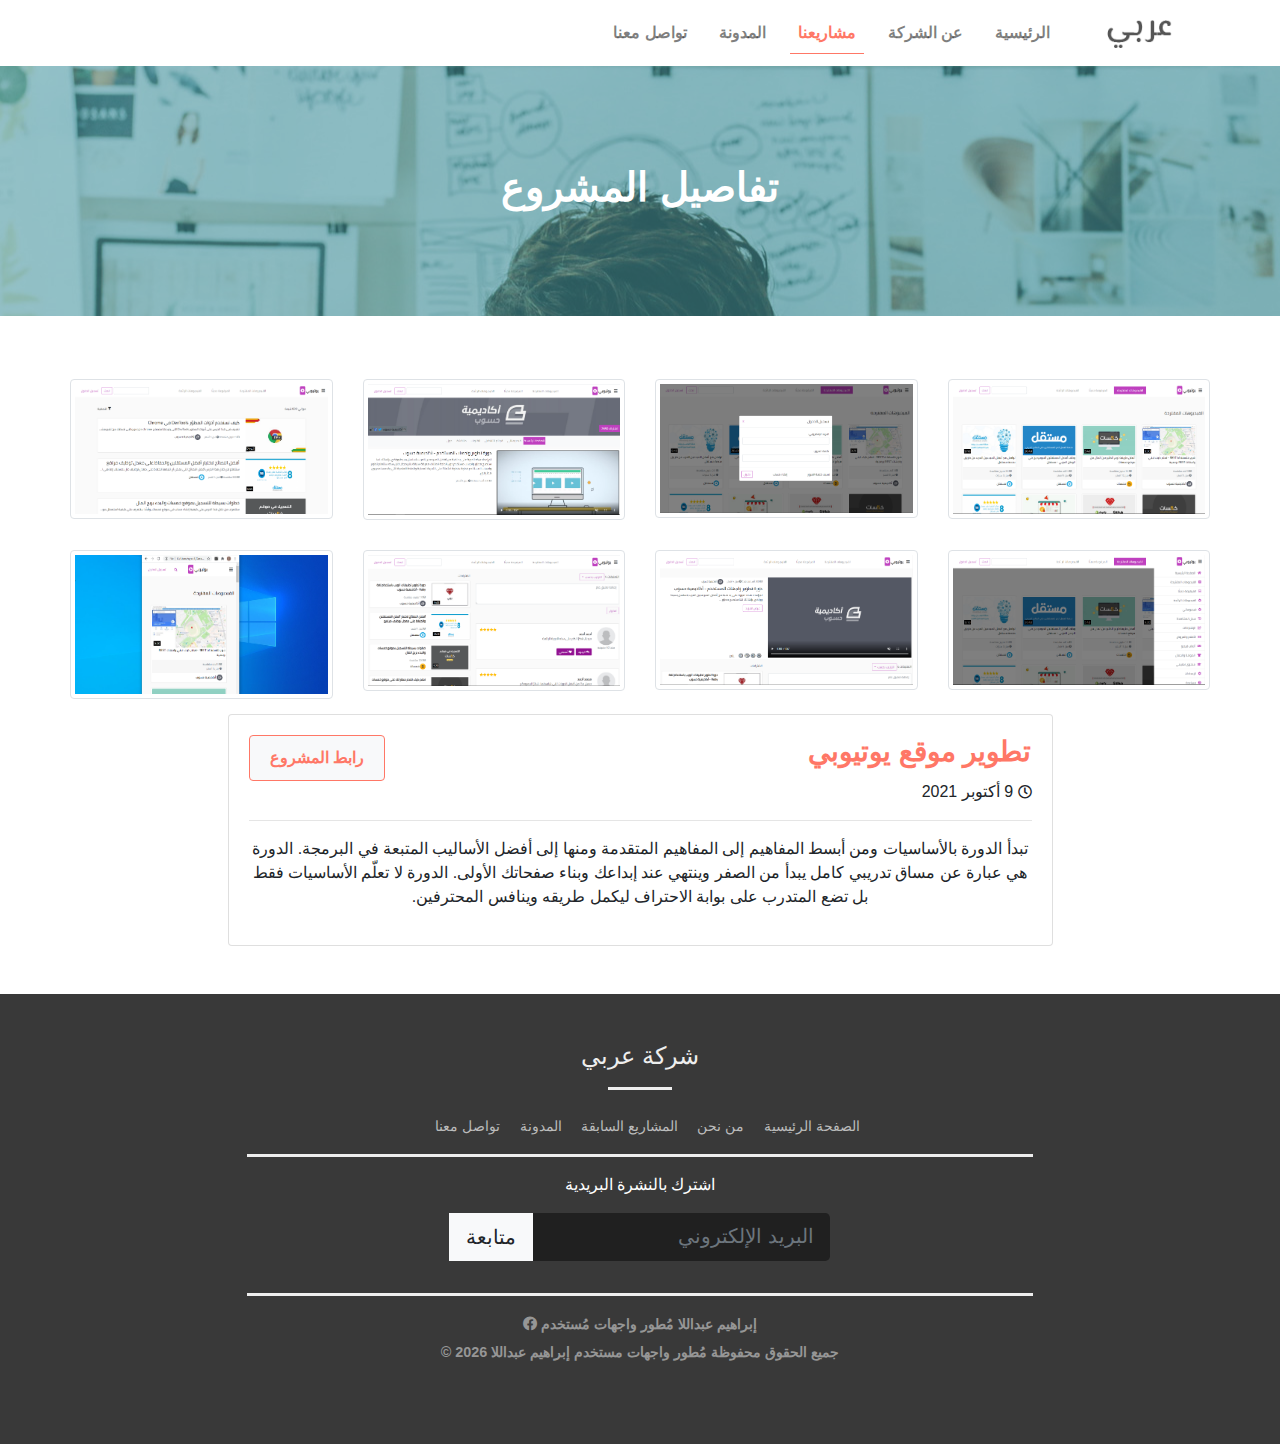
<file: project-details.html>
<!doctype html><html lang="ar"><head><meta charset="UTF-8"><meta name="viewport" content="width=device-width,initial-scale=1"><title>شركة عربي | تفاصيل المشروع</title><script defer="defer" src="/js/bundle.js"></script><link href="/css/style.css" rel="stylesheet"></head><body><div class="container-fluid"><section class="top-menu"><div class="row"><nav class="navbar navbar-expand-lg navbar-light bg-light w-100"><button class="navbar-toggler" type="button" data-toggle="collapse" data-target="#navbarSupportedContent" aria-controls="navbarSupportedContent" aria-expanded="false" aria-label="Toggle navigation"><span class="navbar-toggler-icon"></span></button> <a href="index.html" class="navbar-brand p-0"><img src="/images/logo.png" alt="شركة عربي"></a><div class="collapse navbar-collapse" id="navbarSupportedContent"><ul class="navbar-nav ml-auto"><li class="nav-item p-2"><a class="nav-link" href="/index.html">الرئيسية</a></li><li class="nav-item p-2"><a class="nav-link" href="/about.html">عن الشركة</a></li><li class="nav-item p-2"><a class="nav-link" href="/projects.html">مشاريعنا</a></li><li class="nav-item p-2"><a class="nav-link" href="/blog.html">المدونة</a></li><li class="nav-item p-2"><a class="nav-link" href="/contact.html">تواصل معنا</a></li></ul></div></nav></div></section><section class="banner"><div class="row"><div class="col-12"><div id="banner-img"><div class="overlay"><h1 class="title1">تفاصيل المشروع</h1></div></div></div></div></section><section class="project-details my-5"><div class="container"><div class="row"><div class="row"><div class="col-lg-3 col-md-4 col-xs-6 thumb"><a class="thumbnail" href="#" data-image-id="" data-toggle="modal" data-title="الصفحة الرئيسية" data-image="images/main-page.png" data-target="#image-gallery"><img class="img-thumbnail" src="/images/main-page.png" alt="Another alt text"></a></div><div class="col-lg-3 col-md-4 col-xs-6 thumb"><a class="thumbnail" href="#" data-image-id="" data-toggle="modal" data-title="النافذة المُنبثقة" data-image="images/modal.png" data-target="#image-gallery"><img class="img-thumbnail" src="/images/modal.png" alt="Another alt text"></a></div><div class="col-lg-3 col-md-4 col-xs-6 thumb"><a class="thumbnail" href="#" data-image-id="" data-toggle="modal" data-title="صفحة القناة" data-image="images/channel-page1.png" data-target="#image-gallery"><img class="img-thumbnail" src="/images/channel-page1.png" alt="Another alt text"></a></div><div class="col-lg-3 col-md-4 col-xs-6 thumb"><a class="thumbnail" href="#" data-image-id="" data-toggle="modal" data-title="صفحة البحث" data-image="images/search-page.png" data-target="#image-gallery"><img class="img-thumbnail" src="/images/search-page.png" alt="Another alt text"></a></div><div class="col-lg-3 col-md-4 col-xs-6 thumb"><a class="thumbnail" href="#" data-image-id="" data-toggle="modal" data-title="القائمة الجانبية" data-image="images/sidebar.png" data-target="#image-gallery"><img class="img-thumbnail" src="/images/sidebar.png" alt="Another alt text"></a></div><div class="col-lg-3 col-md-4 col-xs-6 thumb"><a class="thumbnail" href="#" data-image-id="" data-toggle="modal" data-title="صفحة المشاهدة القسم العلوي" data-image="images/watch-page.png" data-target="#image-gallery"><img class="img-thumbnail" src="/images/watch-page.png" alt="Another alt text"></a></div><div class="col-lg-3 col-md-4 col-xs-6 thumb"><a class="thumbnail" href="#" data-image-id="" data-toggle="modal" data-title="صفحة المشاهدة القسم السُفلي" data-image="images/watch-page1.png" data-target="#image-gallery"><img class="img-thumbnail" src="/images/watch-page1.png" alt="Another alt text"></a></div><div class="col-lg-3 col-md-4 col-xs-6 thumb"><a class="thumbnail" href="#" data-image-id="" data-toggle="modal" data-title="تجاوبية الصفحات" data-image="images/responsive.png" data-target="#image-gallery"><img class="img-thumbnail" src="/images/responsive.png" alt="Another alt text"></a></div></div><div class="modal fade" id="image-gallery" tabindex="-1" role="dialog" aria-labelledby="myModalLabel" aria-hidden="true"><div class="modal-dialog modal-lg"><div class="modal-content"><div class="modal-header"><h4 class="modal-title" id="image-gallery-title"></h4><button type="button" class="close" data-dismiss="modal"><span aria-hidden="true">×</span><span class="sr-only">Close</span></button></div><div class="modal-body"><img id="image-gallery-image" class="img-responsive col-md-12"></div><div class="modal-footer"><button type="button" class="btn btn-secondary float-left" id="show-previous-image"><i class="fa fa-arrow-left"></i></button> <button type="button" id="show-next-image" class="btn btn-secondary float-right"><i class="fa fa-arrow-right"></i></button></div></div></div></div></div><div class="row justify-content-center"><div class="col-md-9 col-12"><div class="card"><div class="card-body"><div class="clearfix"><a href="https://github.com/HsoubAcademy/youtuby" class="btn btn-light custom-btn float-left">رابط المشروع</a><h3 class="card-title">تطوير موقع يوتيوبي</h3><span><i class="far fa-clock fa-sm"></i> 9 أكتوبر 2021</span><hr><p class="text-center text-justify">تبدأ الدورة بالأساسيات ومن أبسط المفاهيم إلى المفاهيم المتقدمة ومنها إلى أفضل الأساليب المتبعة في البرمجة. الدورة هي عبارة عن مساق تدريبي كامل يبدأ من الصفر وينتهي عند إبداعك وبناء صفحاتك الأولى. الدورة لا تعلّم الأساسيات فقط بل تضع المتدرب على بوابة الاحتراف ليكمل طريقه وينافس المحترفين.</p></div></div></div></div></div></div></section><footer><div class="row"><div class="col-12 text-center"><h2 class="mt-5">شركة عربي</h2><hr class="line1"></div><div id="footer-nav-links" class="col-12 text-center mt-2"><a href=".">الصفحة الرئيسية</a> <a href="about.html">من نحن</a> <a href="projects.html">المشاريع السابقة</a> <a href="blog.html">المدونة</a> <a href="contact.html">تواصل معنا</a></div><hr class="line2"><div class="col-12 text-center"><label class="custom-heading text-white mb-3">اشترك بالنشرة البريدية</label><form class="form form-inline justify-content-center"><div class="input-group mb-3 input-group-lg"><input class="form-control" placeholder="البريد الإلكتروني" aria-label="Example text with button addon" aria-describedby="button-addon1"><div class="input-group-prepend"><button class="btn btn-light" type="button" id="button-addon1">متابعة</button></div></div></form></div><hr class="line2"><div class="col-12 text-center"><a href="https://facebook.com/ibrahemabdella" class="copyright-link copyright">إبراهيم عبداللا مُطور واجهات مُستخدم <span class="fab fa-facebook"></span></a><h5 class="copyright mt-2">جميع الحقوق محفوظة مُطور واجهات مستخدم إبراهيم عبداللا <span id="date"></span> &copy;</h5></div></div></footer></div></body></html>
</file>
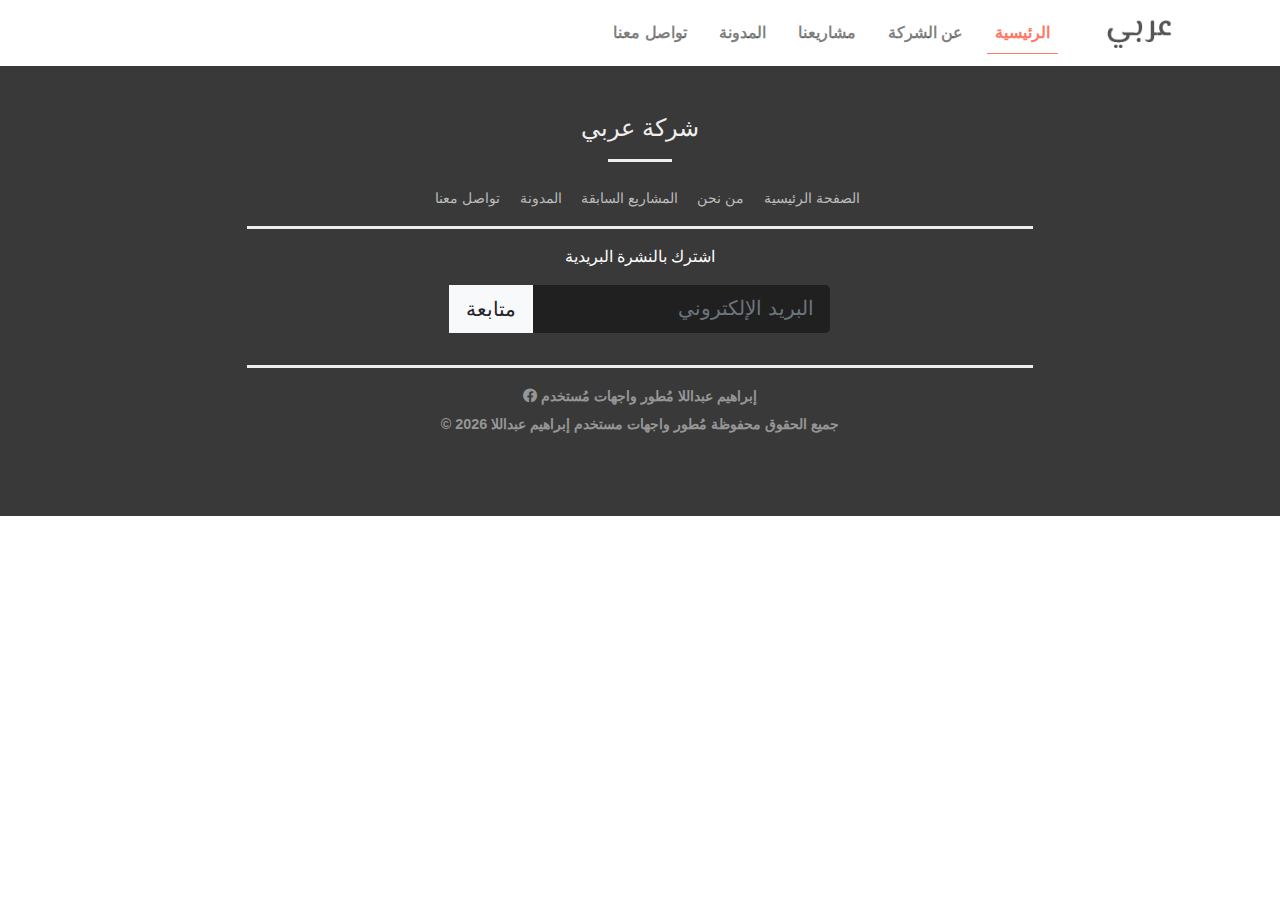
<file: project.details.html>
<!DOCTYPE html>
<html lang="ar">
<head>
    <meta charset="UTF-8">
    <meta name="viewport" content="width=device-width, initial-scale=1.0">
    <title>شركة عربي | تفاصيل المشروع</title>
<script defer src="/js/bundle.js"></script><link href="/css/style.css" rel="stylesheet"></head>
<body>
    <div class="container-fluid">
        <section class="top-menu">
            <div class="row">
                <nav class="navbar navbar-expand-lg navbar-light bg-light w-100">
                    <button class="navbar-toggler" type="button" data-toggle="collapse" data-target="#navbarSupportedContent" aria-controls="navbarSupportedContent" aria-expanded="false" aria-label="Toggle navigation">
                      <span class="navbar-toggler-icon"></span>
                    </button>
                    <a href="index.html" class="navbar-brand p-0">
                        <img src="/images/src/images/logo.png" alt="شركة عربي">
                    </a>
                    <div class="collapse navbar-collapse" id="navbarSupportedContent">
                      <ul class="navbar-nav ml-auto">
                        <li class="nav-item active p-2">
                          <a class="nav-link" href="index.html">الرئيسية</a>
                        </li>
                        <li class="nav-item p-2">
                          <a class="nav-link" href="about.html">عن الشركة</a>
                        </li>
                        <li class="nav-item p-2">
                            <a class="nav-link" href="projects.html">مشاريعنا</a>
                          </li>
                          <li class="nav-item p-2">
                            <a class="nav-link" href="blog.html">المدونة</a>
                          </li>
                          <li class="nav-item p-2">
                            <a class="nav-link" href="contact.html">تواصل معنا</a>
                          </li>
                      </ul>
                    </div>
                  </nav>
            </div>
        </section>


        <footer>
            <div class="row">
              <div class="col-12 text-center">
                <h2 class="mt-5">شركة عربي</h2>
                <hr class="line1">
              </div>
              <div id="footer-nav-links" class="col-12 text-center mt-2">
                <a href=".">الصفحة الرئيسية</a>
                <a href="about.html">من نحن</a>
                <a href="projects.html">المشاريع السابقة</a>
                <a href="blog.html">المدونة</a>
                <a href="contact.html">تواصل معنا</a>
              </div>
              <hr class="line2">
              <div class="col-12 text-center">
                <label class="custom-heading text-white mb-3">اشترك بالنشرة البريدية</label>
                <form class="form form-inline justify-content-center">
                  <div class="input-group mb-3 input-group-lg">
                    <input type="text" class="form-control" placeholder="البريد الإلكتروني" aria-label="Example text with button addon" aria-describedby="button-addon1">
                    <div class="input-group-prepend">
                      <button class="btn btn-light" type="button" id="button-addon1">متابعة</button>
                    </div>
                  </div>
                </form>
              </div>
              <hr class="line2">
              <div class="col-12 text-center">
                <a href="https://facebook.com/ibrahemabdella" class="copyright-link copyright">
                  إبراهيم عبداللا مُطور واجهات مُستخدم <span class="fab fa-facebook"></span>
                </a>
                <h5 class="copyright mt-2">
                  جميع الحقوق محفوظة مُطور واجهات مستخدم إبراهيم عبداللا <span id="date"></span>  &copy;
                </h5>
              </div>
            </div>
          </footer>
    </div>
</body>
</html>
</file>
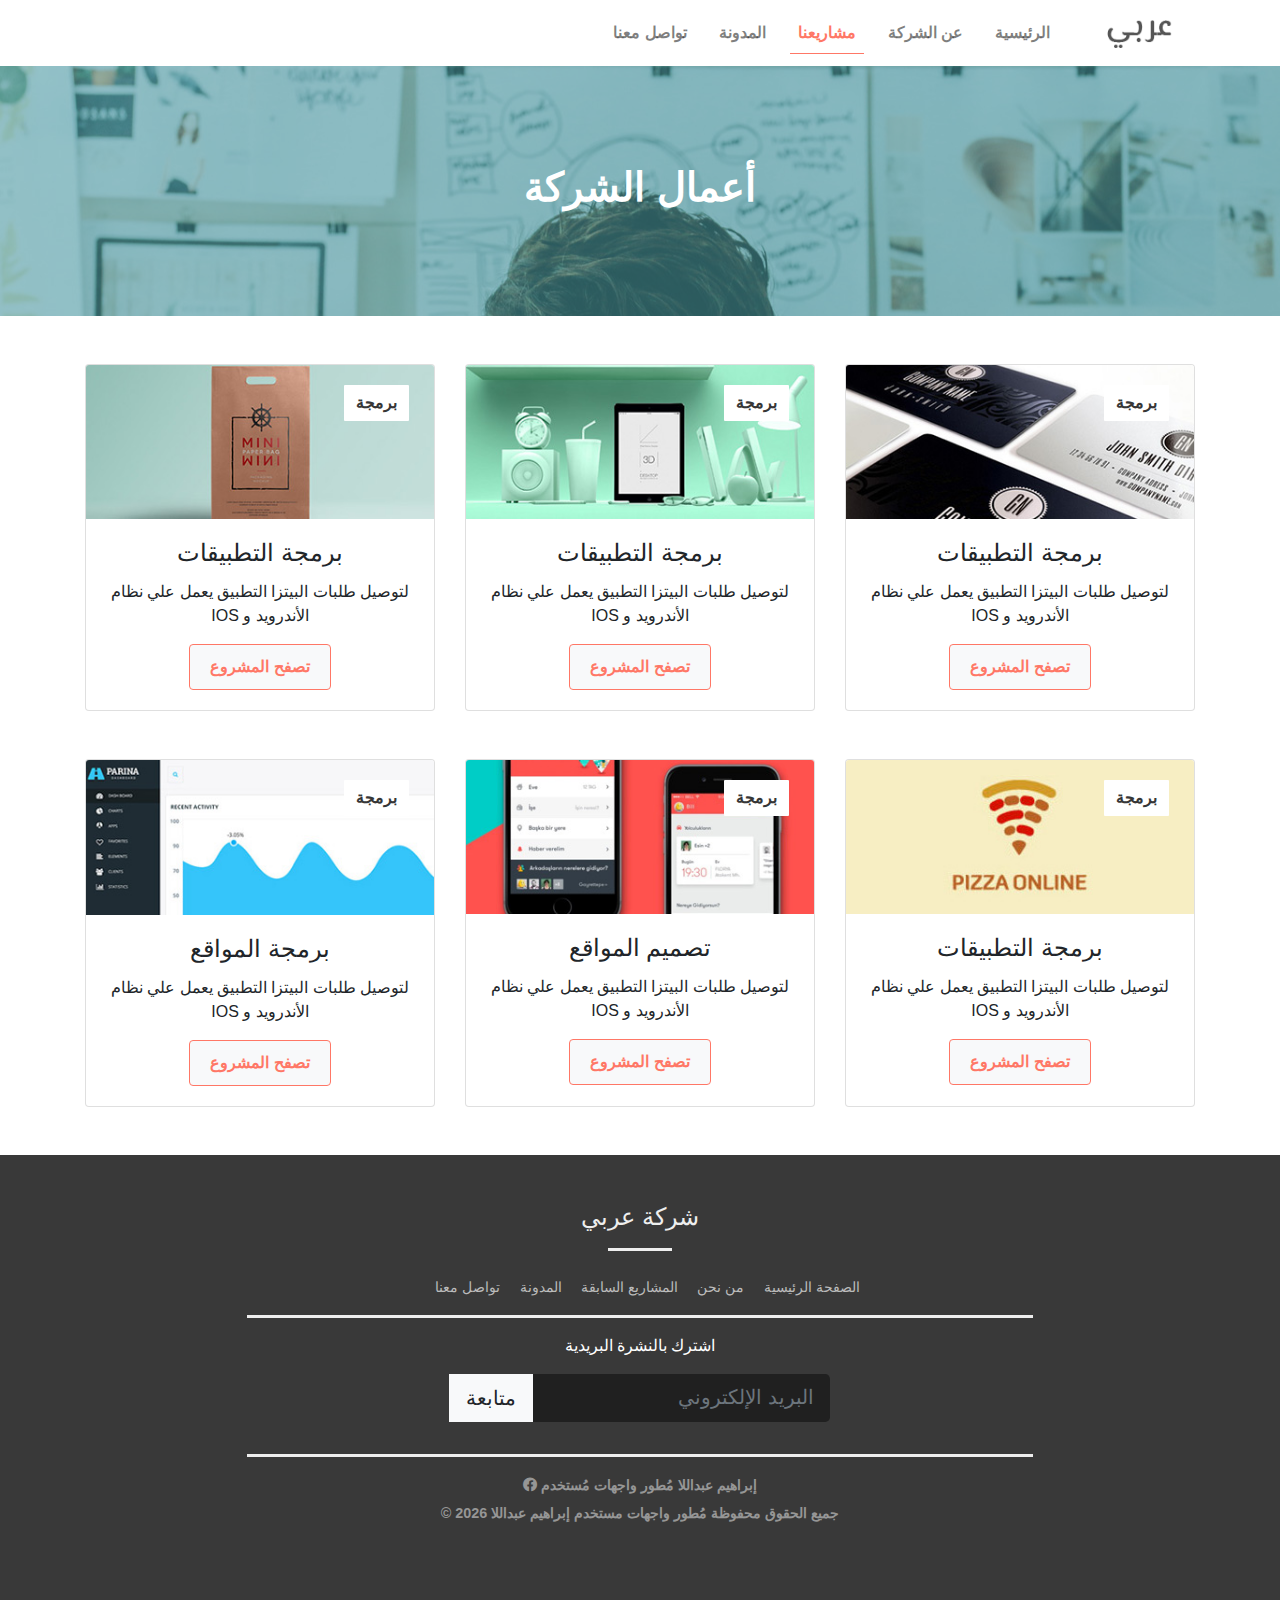
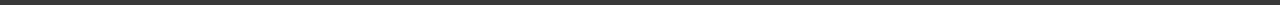
<file: projects.html>
<!doctype html><html lang="ar"><head><meta charset="UTF-8"><meta name="viewport" content="width=device-width,initial-scale=1"><title>شركة عربي | مشاريعنا</title><script defer="defer" src="/js/bundle.js"></script><link href="/css/style.css" rel="stylesheet"></head><body><div class="container-fluid"><section class="top-menu"><div class="row"><nav class="navbar navbar-expand-lg navbar-light bg-light w-100"><button class="navbar-toggler" type="button" data-toggle="collapse" data-target="#navbarSupportedContent" aria-controls="navbarSupportedContent" aria-expanded="false" aria-label="Toggle navigation"><span class="navbar-toggler-icon"></span></button> <a href="index.html" class="navbar-brand p-0"><img src="/images/logo.png" alt="شركة عربي"></a><div class="collapse navbar-collapse" id="navbarSupportedContent"><ul class="navbar-nav ml-auto"><li class="nav-item p-2"><a class="nav-link" href="/index.html">الرئيسية</a></li><li class="nav-item p-2"><a class="nav-link" href="/about.html">عن الشركة</a></li><li class="nav-item p-2"><a class="nav-link" href="/projects.html">مشاريعنا</a></li><li class="nav-item p-2"><a class="nav-link" href="/blog.html">المدونة</a></li><li class="nav-item p-2"><a class="nav-link" href="/contact.html">تواصل معنا</a></li></ul></div></nav></div></section><section class="banner"><div class="row"><div class="col-12"><div id="banner-img"><div class="overlay"><h1 class="title1">أعمال الشركة</h1></div></div></div></div></section><section class="our-works mt-5"><div class="container"><div class="row"><div class="col-md-6 col-lg-4 d-flex justify-content-center"><div class="card mb-5" style="width:23rem"><a href="#" class="btn btn-light custom-btn-2">برمجة </a><img src="/images/our-works-1.jpg" class="card-img-top" alt="المشروع الأول"><div class="card-body text-center"><h4 class="card-title">برمجة التطبيقات</h4><p class="card-text">لتوصيل طلبات البيتزا التطبيق يعمل علي نظام الأندرويد و IOS</p><a href="project-details.html" class="btn btn-light custom-btn">تصفح المشروع</a></div></div></div><div class="col-md-6 col-lg-4 d-flex justify-content-center"><div class="card mb-5" style="width:23rem"><a href="#" class="btn btn-light custom-btn-2">برمجة </a><img src="/images/our-works-2.jpg" class="card-img-top" alt="المشروع الأول"><div class="card-body text-center"><h4 class="card-title">برمجة التطبيقات</h4><p class="card-text">لتوصيل طلبات البيتزا التطبيق يعمل علي نظام الأندرويد و IOS</p><a href="project-details.html" class="btn btn-light custom-btn">تصفح المشروع</a></div></div></div><div class="col-md-6 col-lg-4 d-flex justify-content-center"><div class="card mb-5" style="width:23rem"><a href="#" class="btn btn-light custom-btn-2">برمجة </a><img src="/images/our-works-3.jpg" class="card-img-top" alt="المشروع الأول"><div class="card-body text-center"><h4 class="card-title">برمجة التطبيقات</h4><p class="card-text">لتوصيل طلبات البيتزا التطبيق يعمل علي نظام الأندرويد و IOS</p><a href="project-details.html" class="btn btn-light custom-btn">تصفح المشروع</a></div></div></div><div class="col-md-6 col-lg-4 d-flex justify-content-center"><div class="card mb-5" style="width:23rem"><a href="#" class="btn btn-light custom-btn-2">برمجة </a><img src="/images/our-works-4.jpg" class="card-img-top" alt="المشروع الأول"><div class="card-body text-center"><h4 class="card-title">برمجة التطبيقات</h4><p class="card-text">لتوصيل طلبات البيتزا التطبيق يعمل علي نظام الأندرويد و IOS</p><a href="project-details.html" class="btn btn-light custom-btn">تصفح المشروع</a></div></div></div><div class="col-md-6 col-lg-4 d-flex justify-content-center"><div class="card mb-5" style="width:23rem"><a href="#" class="btn btn-light custom-btn-2">برمجة </a><img src="/images/our-works-5.jpg" class="card-img-top" alt="المشروع الأول"><div class="card-body text-center"><h4 class="card-title">تصميم المواقع</h4><p class="card-text">لتوصيل طلبات البيتزا التطبيق يعمل علي نظام الأندرويد و IOS</p><a href="project-details.html" class="btn btn-light custom-btn">تصفح المشروع</a></div></div></div><div class="col-md-6 col-lg-4 d-flex justify-content-center"><div class="card mb-5" style="width:23rem"><a href="#" class="btn btn-light custom-btn-2">برمجة </a><img src="/images/our-works-6.jpg" class="card-img-top" alt="المشروع الأول"><div class="card-body text-center"><h4 class="card-title">برمجة المواقع</h4><p class="card-text">لتوصيل طلبات البيتزا التطبيق يعمل علي نظام الأندرويد و IOS</p><a href="project-details.html" class="btn btn-light custom-btn">تصفح المشروع</a></div></div></div></div></div></section><footer><div class="row"><div class="col-12 text-center"><h2 class="mt-5">شركة عربي</h2><hr class="line1"></div><div id="footer-nav-links" class="col-12 text-center mt-2"><a href=".">الصفحة الرئيسية</a> <a href="about.html">من نحن</a> <a href="projects.html">المشاريع السابقة</a> <a href="blog.html">المدونة</a> <a href="contact.html">تواصل معنا</a></div><hr class="line2"><div class="col-12 text-center"><label class="custom-heading text-white mb-3">اشترك بالنشرة البريدية</label><form class="form form-inline justify-content-center"><div class="input-group mb-3 input-group-lg"><input class="form-control" placeholder="البريد الإلكتروني" aria-label="Example text with button addon" aria-describedby="button-addon1"><div class="input-group-prepend"><button class="btn btn-light" type="button" id="button-addon1">متابعة</button></div></div></form></div><hr class="line2"><div class="col-12 text-center"><a href="https://facebook.com/ibrahemabdella" class="copyright-link copyright">إبراهيم عبداللا مُطور واجهات مُستخدم <span class="fab fa-facebook"></span></a><h5 class="copyright mt-2">جميع الحقوق محفوظة مُطور واجهات مستخدم إبراهيم عبداللا <span id="date"></span> &copy;</h5></div></div></footer></div></body></html>
</file>
<file: css/style.css>
@import url(https://fonts.googleapis.com/css2?family=Aref+Ruqaa&family=Cairo:wght@200;300;400;700&display=swap);
/*!
* Bootstrap v4.5.3 (https://getbootstrap.com/)
* Copyright 2011-2020 The Bootstrap Authors
* Copyright 2011-2020 Twitter, Inc.
* Licensed under MIT (https://github.com/twbs/bootstrap/blob/main/LICENSE)
* RTL-ized by Arash Laylazi (https://github.com/PerseusTheGreat)
* RTL rev. 1 (https://github.com/PerseusTheGreat/bootstrap-rtl)
*/:root{--blue:#007bff;--indigo:#6610f2;--purple:#6f42c1;--pink:#e83e8c;--red:#dc3545;--orange:#fd7e14;--yellow:#ffc107;--green:#28a745;--teal:#20c997;--cyan:#17a2b8;--white:#fff;--gray:#6c757d;--gray-dark:#343a40;--primary:#007bff;--secondary:#6c757d;--success:#28a745;--info:#17a2b8;--warning:#ffc107;--danger:#dc3545;--light:#f8f9fa;--dark:#343a40;--breakpoint-xs:0;--breakpoint-sm:576px;--breakpoint-md:768px;--breakpoint-lg:992px;--breakpoint-xl:1200px;--font-family-sans-serif:-apple-system,BlinkMacSystemFont,"Segoe UI",Roboto,"Helvetica Neue",Arial,"Noto Sans",sans-serif,"Apple Color Emoji","Segoe UI Emoji","Segoe UI Symbol","Noto Color Emoji";--font-family-monospace:SFMono-Regular,Menlo,Monaco,Consolas,"Liberation Mono","Courier New",monospace}*,::after,::before{box-sizing:border-box}html{font-family:sans-serif;line-height:1.15;-webkit-text-size-adjust:100%;-webkit-tap-highlight-color:transparent;direction:rtl}article,aside,figcaption,figure,footer,header,hgroup,main,nav,section{display:block}body{margin:0;font-family:-apple-system,BlinkMacSystemFont,"Segoe UI",Roboto,"Helvetica Neue",Arial,"Noto Sans",sans-serif,"Apple Color Emoji","Segoe UI Emoji","Segoe UI Symbol","Noto Color Emoji";font-size:1rem;font-weight:400;line-height:1.5;color:#212529;text-align:right;background-color:#fff}[tabindex="-1"]:focus:not(:focus-visible){outline:0 !important}hr{box-sizing:content-box;height:0;overflow:visible}h1,h2,h3,h4,h5,h6{margin-top:0;margin-bottom:.5rem}p{margin-top:0;margin-bottom:1rem}abbr[data-original-title],abbr[title]{text-decoration:underline;-webkit-text-decoration:underline dotted;text-decoration:underline dotted;cursor:help;border-bottom:0;-webkit-text-decoration-skip-ink:none;text-decoration-skip-ink:none}address{margin-bottom:1rem;font-style:normal;line-height:inherit}dl,ol,ul{margin-top:0;margin-bottom:1rem}ol ol,ol ul,ul ol,ul ul{margin-bottom:0}dt{font-weight:700}dd{margin-right:0;margin-bottom:.5rem}blockquote{margin:0 0 1rem}b,strong{font-weight:bolder}small{font-size:80%}sub,sup{position:relative;font-size:75%;line-height:0;vertical-align:baseline}sub{bottom:-0.25em}sup{top:-0.5em}a{color:#007bff;text-decoration:none;background-color:transparent}a:hover{color:#0056b3;text-decoration:underline}a:not([href]):not([class]){color:inherit;text-decoration:none}a:not([href]):not([class]):hover{color:inherit;text-decoration:none}code,kbd,pre,samp{font-family:SFMono-Regular,Menlo,Monaco,Consolas,"Liberation Mono","Courier New",monospace;font-size:1em}pre{margin-top:0;margin-bottom:1rem;overflow:auto;-ms-overflow-style:scrollbar}figure{margin:0 0 1rem}img{vertical-align:middle;border-style:none}svg{overflow:hidden;vertical-align:middle}table{border-collapse:collapse}caption{padding-top:.75rem;padding-bottom:.75rem;color:#6c757d;text-align:right;caption-side:bottom}th{text-align:inherit;text-align:-webkit-match-parent}label{display:inline-block;margin-bottom:.5rem}button{border-radius:0}button:focus{outline:1px dotted;outline:5px auto -webkit-focus-ring-color}button,input,optgroup,select,textarea{margin:0;font-family:inherit;font-size:inherit;line-height:inherit}button,input{overflow:visible}button,select{text-transform:none}[role=button]{cursor:pointer}select{word-wrap:normal}[type=button],[type=reset],[type=submit],button{-webkit-appearance:button}[type=button]:not(:disabled),[type=reset]:not(:disabled),[type=submit]:not(:disabled),button:not(:disabled){cursor:pointer}[type=button]::-moz-focus-inner,[type=reset]::-moz-focus-inner,[type=submit]::-moz-focus-inner,button::-moz-focus-inner{padding:0;border-style:none}input[type=checkbox],input[type=radio]{box-sizing:border-box;padding:0}textarea{overflow:auto;resize:vertical}fieldset{min-width:0;padding:0;margin:0;border:0}legend{display:block;width:100%;max-width:100%;padding:0;margin-bottom:.5rem;font-size:1.5rem;line-height:inherit;color:inherit;white-space:normal}progress{vertical-align:baseline}[type=number]::-webkit-inner-spin-button,[type=number]::-webkit-outer-spin-button{height:auto}[type=search]{outline-offset:-2px;-webkit-appearance:none}[type=search]::-webkit-search-decoration{-webkit-appearance:none}::-webkit-file-upload-button{font:inherit;-webkit-appearance:button}output{display:inline-block}summary{display:list-item;cursor:pointer}template{display:none}[hidden]{display:none !important}[type=email],[type=file],[type=number],[type=password],[type=tel],[type=url],code,samp,var{text-align:left;direction:ltr}kbd{display:inline-block}.h1,.h2,.h3,.h4,.h5,.h6,h1,h2,h3,h4,h5,h6{margin-bottom:.5rem;font-weight:500;line-height:1.2}.h1,h1{font-size:2.5rem}.h2,h2{font-size:2rem}.h3,h3{font-size:1.75rem}.h4,h4{font-size:1.5rem}.h5,h5{font-size:1.25rem}.h6,h6{font-size:1rem}.lead{font-size:1.25rem;font-weight:300}.display-1{font-size:6rem;font-weight:300;line-height:1.2}.display-2{font-size:5.5rem;font-weight:300;line-height:1.2}.display-3{font-size:4.5rem;font-weight:300;line-height:1.2}.display-4{font-size:3.5rem;font-weight:300;line-height:1.2}hr{margin-top:1rem;margin-bottom:1rem;border:0;border-top:1px solid rgba(0,0,0,.1)}.small,small{font-size:80%;font-weight:400}.mark,mark{padding:.2em;background-color:#fcf8e3}.list-unstyled{padding-right:0;list-style:none}.list-inline{padding-right:0;list-style:none}.list-inline-item{display:inline-block}.list-inline-item:not(:last-child){margin-left:.5rem}.initialism{font-size:90%;text-transform:uppercase}.blockquote{margin-bottom:1rem;font-size:1.25rem}.blockquote-footer{display:block;font-size:80%;color:#6c757d}.blockquote-footer::before{content:"— "}.img-fluid{max-width:100%;height:auto}.img-thumbnail{padding:.25rem;background-color:#fff;border:1px solid #dee2e6;border-radius:.25rem;max-width:100%;height:auto}.figure{display:inline-block}.figure-img{margin-bottom:.5rem;line-height:1}.figure-caption{font-size:90%;color:#6c757d}code{font-size:87.5%;color:#e83e8c;word-wrap:break-word}a>code{color:inherit}kbd{padding:.2rem .4rem;font-size:87.5%;color:#fff;background-color:#212529;border-radius:.2rem}kbd kbd{padding:0;font-size:100%;font-weight:700}pre{display:block;font-size:87.5%;color:#212529}pre code{font-size:inherit;color:inherit;word-break:normal}.pre-scrollable{max-height:340px;overflow-y:scroll}.container,.container-fluid,.container-lg,.container-md,.container-sm,.container-xl{width:100%;padding-right:15px;padding-left:15px;margin-right:auto;margin-left:auto}@media(min-width: 576px){.container,.container-sm{max-width:540px}}@media(min-width: 768px){.container,.container-md,.container-sm{max-width:720px}}@media(min-width: 992px){.container,.container-lg,.container-md,.container-sm{max-width:960px}}@media(min-width: 1200px){.container,.container-lg,.container-md,.container-sm,.container-xl{max-width:1140px}}.row{display:-ms-flexbox;display:flex;-ms-flex-wrap:wrap;flex-wrap:wrap;margin-right:-15px;margin-left:-15px}.no-gutters{margin-right:0;margin-left:0}.no-gutters>.col,.no-gutters>[class*=col-]{padding-right:0;padding-left:0}.col,.col-1,.col-10,.col-11,.col-12,.col-2,.col-3,.col-4,.col-5,.col-6,.col-7,.col-8,.col-9,.col-auto,.col-lg,.col-lg-1,.col-lg-10,.col-lg-11,.col-lg-12,.col-lg-2,.col-lg-3,.col-lg-4,.col-lg-5,.col-lg-6,.col-lg-7,.col-lg-8,.col-lg-9,.col-lg-auto,.col-md,.col-md-1,.col-md-10,.col-md-11,.col-md-12,.col-md-2,.col-md-3,.col-md-4,.col-md-5,.col-md-6,.col-md-7,.col-md-8,.col-md-9,.col-md-auto,.col-sm,.col-sm-1,.col-sm-10,.col-sm-11,.col-sm-12,.col-sm-2,.col-sm-3,.col-sm-4,.col-sm-5,.col-sm-6,.col-sm-7,.col-sm-8,.col-sm-9,.col-sm-auto,.col-xl,.col-xl-1,.col-xl-10,.col-xl-11,.col-xl-12,.col-xl-2,.col-xl-3,.col-xl-4,.col-xl-5,.col-xl-6,.col-xl-7,.col-xl-8,.col-xl-9,.col-xl-auto{position:relative;width:100%;padding-right:15px;padding-left:15px}.col{-ms-flex-preferred-size:0;flex-basis:0;-ms-flex-positive:1;flex-grow:1;max-width:100%}.row-cols-1>*{-ms-flex:0 0 100%;flex:0 0 100%;max-width:100%}.row-cols-2>*{-ms-flex:0 0 50%;flex:0 0 50%;max-width:50%}.row-cols-3>*{-ms-flex:0 0 33.333333%;flex:0 0 33.333333%;max-width:33.333333%}.row-cols-4>*{-ms-flex:0 0 25%;flex:0 0 25%;max-width:25%}.row-cols-5>*{-ms-flex:0 0 20%;flex:0 0 20%;max-width:20%}.row-cols-6>*{-ms-flex:0 0 16.666667%;flex:0 0 16.666667%;max-width:16.666667%}.col-auto{-ms-flex:0 0 auto;flex:0 0 auto;width:auto;max-width:100%}.col-1{-ms-flex:0 0 8.333333%;flex:0 0 8.333333%;max-width:8.333333%}.col-2{-ms-flex:0 0 16.666667%;flex:0 0 16.666667%;max-width:16.666667%}.col-3{-ms-flex:0 0 25%;flex:0 0 25%;max-width:25%}.col-4{-ms-flex:0 0 33.333333%;flex:0 0 33.333333%;max-width:33.333333%}.col-5{-ms-flex:0 0 41.666667%;flex:0 0 41.666667%;max-width:41.666667%}.col-6{-ms-flex:0 0 50%;flex:0 0 50%;max-width:50%}.col-7{-ms-flex:0 0 58.333333%;flex:0 0 58.333333%;max-width:58.333333%}.col-8{-ms-flex:0 0 66.666667%;flex:0 0 66.666667%;max-width:66.666667%}.col-9{-ms-flex:0 0 75%;flex:0 0 75%;max-width:75%}.col-10{-ms-flex:0 0 83.333333%;flex:0 0 83.333333%;max-width:83.333333%}.col-11{-ms-flex:0 0 91.666667%;flex:0 0 91.666667%;max-width:91.666667%}.col-12{-ms-flex:0 0 100%;flex:0 0 100%;max-width:100%}.order-first{-ms-flex-order:-1;order:-1}.order-last{-ms-flex-order:13;order:13}.order-0{-ms-flex-order:0;order:0}.order-1{-ms-flex-order:1;order:1}.order-2{-ms-flex-order:2;order:2}.order-3{-ms-flex-order:3;order:3}.order-4{-ms-flex-order:4;order:4}.order-5{-ms-flex-order:5;order:5}.order-6{-ms-flex-order:6;order:6}.order-7{-ms-flex-order:7;order:7}.order-8{-ms-flex-order:8;order:8}.order-9{-ms-flex-order:9;order:9}.order-10{-ms-flex-order:10;order:10}.order-11{-ms-flex-order:11;order:11}.order-12{-ms-flex-order:12;order:12}.offset-1{margin-right:8.333333%}.offset-2{margin-right:16.666667%}.offset-3{margin-right:25%}.offset-4{margin-right:33.333333%}.offset-5{margin-right:41.666667%}.offset-6{margin-right:50%}.offset-7{margin-right:58.333333%}.offset-8{margin-right:66.666667%}.offset-9{margin-right:75%}.offset-10{margin-right:83.333333%}.offset-11{margin-right:91.666667%}@media(min-width: 576px){.col-sm{-ms-flex-preferred-size:0;flex-basis:0;-ms-flex-positive:1;flex-grow:1;max-width:100%}.row-cols-sm-1>*{-ms-flex:0 0 100%;flex:0 0 100%;max-width:100%}.row-cols-sm-2>*{-ms-flex:0 0 50%;flex:0 0 50%;max-width:50%}.row-cols-sm-3>*{-ms-flex:0 0 33.333333%;flex:0 0 33.333333%;max-width:33.333333%}.row-cols-sm-4>*{-ms-flex:0 0 25%;flex:0 0 25%;max-width:25%}.row-cols-sm-5>*{-ms-flex:0 0 20%;flex:0 0 20%;max-width:20%}.row-cols-sm-6>*{-ms-flex:0 0 16.666667%;flex:0 0 16.666667%;max-width:16.666667%}.col-sm-auto{-ms-flex:0 0 auto;flex:0 0 auto;width:auto;max-width:100%}.col-sm-1{-ms-flex:0 0 8.333333%;flex:0 0 8.333333%;max-width:8.333333%}.col-sm-2{-ms-flex:0 0 16.666667%;flex:0 0 16.666667%;max-width:16.666667%}.col-sm-3{-ms-flex:0 0 25%;flex:0 0 25%;max-width:25%}.col-sm-4{-ms-flex:0 0 33.333333%;flex:0 0 33.333333%;max-width:33.333333%}.col-sm-5{-ms-flex:0 0 41.666667%;flex:0 0 41.666667%;max-width:41.666667%}.col-sm-6{-ms-flex:0 0 50%;flex:0 0 50%;max-width:50%}.col-sm-7{-ms-flex:0 0 58.333333%;flex:0 0 58.333333%;max-width:58.333333%}.col-sm-8{-ms-flex:0 0 66.666667%;flex:0 0 66.666667%;max-width:66.666667%}.col-sm-9{-ms-flex:0 0 75%;flex:0 0 75%;max-width:75%}.col-sm-10{-ms-flex:0 0 83.333333%;flex:0 0 83.333333%;max-width:83.333333%}.col-sm-11{-ms-flex:0 0 91.666667%;flex:0 0 91.666667%;max-width:91.666667%}.col-sm-12{-ms-flex:0 0 100%;flex:0 0 100%;max-width:100%}.order-sm-first{-ms-flex-order:-1;order:-1}.order-sm-last{-ms-flex-order:13;order:13}.order-sm-0{-ms-flex-order:0;order:0}.order-sm-1{-ms-flex-order:1;order:1}.order-sm-2{-ms-flex-order:2;order:2}.order-sm-3{-ms-flex-order:3;order:3}.order-sm-4{-ms-flex-order:4;order:4}.order-sm-5{-ms-flex-order:5;order:5}.order-sm-6{-ms-flex-order:6;order:6}.order-sm-7{-ms-flex-order:7;order:7}.order-sm-8{-ms-flex-order:8;order:8}.order-sm-9{-ms-flex-order:9;order:9}.order-sm-10{-ms-flex-order:10;order:10}.order-sm-11{-ms-flex-order:11;order:11}.order-sm-12{-ms-flex-order:12;order:12}.offset-sm-0{margin-right:0}.offset-sm-1{margin-right:8.333333%}.offset-sm-2{margin-right:16.666667%}.offset-sm-3{margin-right:25%}.offset-sm-4{margin-right:33.333333%}.offset-sm-5{margin-right:41.666667%}.offset-sm-6{margin-right:50%}.offset-sm-7{margin-right:58.333333%}.offset-sm-8{margin-right:66.666667%}.offset-sm-9{margin-right:75%}.offset-sm-10{margin-right:83.333333%}.offset-sm-11{margin-right:91.666667%}}@media(min-width: 768px){.col-md{-ms-flex-preferred-size:0;flex-basis:0;-ms-flex-positive:1;flex-grow:1;max-width:100%}.row-cols-md-1>*{-ms-flex:0 0 100%;flex:0 0 100%;max-width:100%}.row-cols-md-2>*{-ms-flex:0 0 50%;flex:0 0 50%;max-width:50%}.row-cols-md-3>*{-ms-flex:0 0 33.333333%;flex:0 0 33.333333%;max-width:33.333333%}.row-cols-md-4>*{-ms-flex:0 0 25%;flex:0 0 25%;max-width:25%}.row-cols-md-5>*{-ms-flex:0 0 20%;flex:0 0 20%;max-width:20%}.row-cols-md-6>*{-ms-flex:0 0 16.666667%;flex:0 0 16.666667%;max-width:16.666667%}.col-md-auto{-ms-flex:0 0 auto;flex:0 0 auto;width:auto;max-width:100%}.col-md-1{-ms-flex:0 0 8.333333%;flex:0 0 8.333333%;max-width:8.333333%}.col-md-2{-ms-flex:0 0 16.666667%;flex:0 0 16.666667%;max-width:16.666667%}.col-md-3{-ms-flex:0 0 25%;flex:0 0 25%;max-width:25%}.col-md-4{-ms-flex:0 0 33.333333%;flex:0 0 33.333333%;max-width:33.333333%}.col-md-5{-ms-flex:0 0 41.666667%;flex:0 0 41.666667%;max-width:41.666667%}.col-md-6{-ms-flex:0 0 50%;flex:0 0 50%;max-width:50%}.col-md-7{-ms-flex:0 0 58.333333%;flex:0 0 58.333333%;max-width:58.333333%}.col-md-8{-ms-flex:0 0 66.666667%;flex:0 0 66.666667%;max-width:66.666667%}.col-md-9{-ms-flex:0 0 75%;flex:0 0 75%;max-width:75%}.col-md-10{-ms-flex:0 0 83.333333%;flex:0 0 83.333333%;max-width:83.333333%}.col-md-11{-ms-flex:0 0 91.666667%;flex:0 0 91.666667%;max-width:91.666667%}.col-md-12{-ms-flex:0 0 100%;flex:0 0 100%;max-width:100%}.order-md-first{-ms-flex-order:-1;order:-1}.order-md-last{-ms-flex-order:13;order:13}.order-md-0{-ms-flex-order:0;order:0}.order-md-1{-ms-flex-order:1;order:1}.order-md-2{-ms-flex-order:2;order:2}.order-md-3{-ms-flex-order:3;order:3}.order-md-4{-ms-flex-order:4;order:4}.order-md-5{-ms-flex-order:5;order:5}.order-md-6{-ms-flex-order:6;order:6}.order-md-7{-ms-flex-order:7;order:7}.order-md-8{-ms-flex-order:8;order:8}.order-md-9{-ms-flex-order:9;order:9}.order-md-10{-ms-flex-order:10;order:10}.order-md-11{-ms-flex-order:11;order:11}.order-md-12{-ms-flex-order:12;order:12}.offset-md-0{margin-right:0}.offset-md-1{margin-right:8.333333%}.offset-md-2{margin-right:16.666667%}.offset-md-3{margin-right:25%}.offset-md-4{margin-right:33.333333%}.offset-md-5{margin-right:41.666667%}.offset-md-6{margin-right:50%}.offset-md-7{margin-right:58.333333%}.offset-md-8{margin-right:66.666667%}.offset-md-9{margin-right:75%}.offset-md-10{margin-right:83.333333%}.offset-md-11{margin-right:91.666667%}}@media(min-width: 992px){.col-lg{-ms-flex-preferred-size:0;flex-basis:0;-ms-flex-positive:1;flex-grow:1;max-width:100%}.row-cols-lg-1>*{-ms-flex:0 0 100%;flex:0 0 100%;max-width:100%}.row-cols-lg-2>*{-ms-flex:0 0 50%;flex:0 0 50%;max-width:50%}.row-cols-lg-3>*{-ms-flex:0 0 33.333333%;flex:0 0 33.333333%;max-width:33.333333%}.row-cols-lg-4>*{-ms-flex:0 0 25%;flex:0 0 25%;max-width:25%}.row-cols-lg-5>*{-ms-flex:0 0 20%;flex:0 0 20%;max-width:20%}.row-cols-lg-6>*{-ms-flex:0 0 16.666667%;flex:0 0 16.666667%;max-width:16.666667%}.col-lg-auto{-ms-flex:0 0 auto;flex:0 0 auto;width:auto;max-width:100%}.col-lg-1{-ms-flex:0 0 8.333333%;flex:0 0 8.333333%;max-width:8.333333%}.col-lg-2{-ms-flex:0 0 16.666667%;flex:0 0 16.666667%;max-width:16.666667%}.col-lg-3{-ms-flex:0 0 25%;flex:0 0 25%;max-width:25%}.col-lg-4{-ms-flex:0 0 33.333333%;flex:0 0 33.333333%;max-width:33.333333%}.col-lg-5{-ms-flex:0 0 41.666667%;flex:0 0 41.666667%;max-width:41.666667%}.col-lg-6{-ms-flex:0 0 50%;flex:0 0 50%;max-width:50%}.col-lg-7{-ms-flex:0 0 58.333333%;flex:0 0 58.333333%;max-width:58.333333%}.col-lg-8{-ms-flex:0 0 66.666667%;flex:0 0 66.666667%;max-width:66.666667%}.col-lg-9{-ms-flex:0 0 75%;flex:0 0 75%;max-width:75%}.col-lg-10{-ms-flex:0 0 83.333333%;flex:0 0 83.333333%;max-width:83.333333%}.col-lg-11{-ms-flex:0 0 91.666667%;flex:0 0 91.666667%;max-width:91.666667%}.col-lg-12{-ms-flex:0 0 100%;flex:0 0 100%;max-width:100%}.order-lg-first{-ms-flex-order:-1;order:-1}.order-lg-last{-ms-flex-order:13;order:13}.order-lg-0{-ms-flex-order:0;order:0}.order-lg-1{-ms-flex-order:1;order:1}.order-lg-2{-ms-flex-order:2;order:2}.order-lg-3{-ms-flex-order:3;order:3}.order-lg-4{-ms-flex-order:4;order:4}.order-lg-5{-ms-flex-order:5;order:5}.order-lg-6{-ms-flex-order:6;order:6}.order-lg-7{-ms-flex-order:7;order:7}.order-lg-8{-ms-flex-order:8;order:8}.order-lg-9{-ms-flex-order:9;order:9}.order-lg-10{-ms-flex-order:10;order:10}.order-lg-11{-ms-flex-order:11;order:11}.order-lg-12{-ms-flex-order:12;order:12}.offset-lg-0{margin-right:0}.offset-lg-1{margin-right:8.333333%}.offset-lg-2{margin-right:16.666667%}.offset-lg-3{margin-right:25%}.offset-lg-4{margin-right:33.333333%}.offset-lg-5{margin-right:41.666667%}.offset-lg-6{margin-right:50%}.offset-lg-7{margin-right:58.333333%}.offset-lg-8{margin-right:66.666667%}.offset-lg-9{margin-right:75%}.offset-lg-10{margin-right:83.333333%}.offset-lg-11{margin-right:91.666667%}}@media(min-width: 1200px){.col-xl{-ms-flex-preferred-size:0;flex-basis:0;-ms-flex-positive:1;flex-grow:1;max-width:100%}.row-cols-xl-1>*{-ms-flex:0 0 100%;flex:0 0 100%;max-width:100%}.row-cols-xl-2>*{-ms-flex:0 0 50%;flex:0 0 50%;max-width:50%}.row-cols-xl-3>*{-ms-flex:0 0 33.333333%;flex:0 0 33.333333%;max-width:33.333333%}.row-cols-xl-4>*{-ms-flex:0 0 25%;flex:0 0 25%;max-width:25%}.row-cols-xl-5>*{-ms-flex:0 0 20%;flex:0 0 20%;max-width:20%}.row-cols-xl-6>*{-ms-flex:0 0 16.666667%;flex:0 0 16.666667%;max-width:16.666667%}.col-xl-auto{-ms-flex:0 0 auto;flex:0 0 auto;width:auto;max-width:100%}.col-xl-1{-ms-flex:0 0 8.333333%;flex:0 0 8.333333%;max-width:8.333333%}.col-xl-2{-ms-flex:0 0 16.666667%;flex:0 0 16.666667%;max-width:16.666667%}.col-xl-3{-ms-flex:0 0 25%;flex:0 0 25%;max-width:25%}.col-xl-4{-ms-flex:0 0 33.333333%;flex:0 0 33.333333%;max-width:33.333333%}.col-xl-5{-ms-flex:0 0 41.666667%;flex:0 0 41.666667%;max-width:41.666667%}.col-xl-6{-ms-flex:0 0 50%;flex:0 0 50%;max-width:50%}.col-xl-7{-ms-flex:0 0 58.333333%;flex:0 0 58.333333%;max-width:58.333333%}.col-xl-8{-ms-flex:0 0 66.666667%;flex:0 0 66.666667%;max-width:66.666667%}.col-xl-9{-ms-flex:0 0 75%;flex:0 0 75%;max-width:75%}.col-xl-10{-ms-flex:0 0 83.333333%;flex:0 0 83.333333%;max-width:83.333333%}.col-xl-11{-ms-flex:0 0 91.666667%;flex:0 0 91.666667%;max-width:91.666667%}.col-xl-12{-ms-flex:0 0 100%;flex:0 0 100%;max-width:100%}.order-xl-first{-ms-flex-order:-1;order:-1}.order-xl-last{-ms-flex-order:13;order:13}.order-xl-0{-ms-flex-order:0;order:0}.order-xl-1{-ms-flex-order:1;order:1}.order-xl-2{-ms-flex-order:2;order:2}.order-xl-3{-ms-flex-order:3;order:3}.order-xl-4{-ms-flex-order:4;order:4}.order-xl-5{-ms-flex-order:5;order:5}.order-xl-6{-ms-flex-order:6;order:6}.order-xl-7{-ms-flex-order:7;order:7}.order-xl-8{-ms-flex-order:8;order:8}.order-xl-9{-ms-flex-order:9;order:9}.order-xl-10{-ms-flex-order:10;order:10}.order-xl-11{-ms-flex-order:11;order:11}.order-xl-12{-ms-flex-order:12;order:12}.offset-xl-0{margin-right:0}.offset-xl-1{margin-right:8.333333%}.offset-xl-2{margin-right:16.666667%}.offset-xl-3{margin-right:25%}.offset-xl-4{margin-right:33.333333%}.offset-xl-5{margin-right:41.666667%}.offset-xl-6{margin-right:50%}.offset-xl-7{margin-right:58.333333%}.offset-xl-8{margin-right:66.666667%}.offset-xl-9{margin-right:75%}.offset-xl-10{margin-right:83.333333%}.offset-xl-11{margin-right:91.666667%}}.table{width:100%;margin-bottom:1rem;color:#212529}.table td,.table th{padding:.75rem;vertical-align:top;border-top:1px solid #dee2e6}.table thead th{vertical-align:bottom;border-bottom:2px solid #dee2e6}.table tbody+tbody{border-top:2px solid #dee2e6}.table-sm td,.table-sm th{padding:.3rem}.table-bordered{border:1px solid #dee2e6}.table-bordered td,.table-bordered th{border:1px solid #dee2e6}.table-bordered thead td,.table-bordered thead th{border-bottom-width:2px}.table-borderless tbody+tbody,.table-borderless td,.table-borderless th,.table-borderless thead th{border:0}.table-striped tbody tr:nth-of-type(odd){background-color:rgba(0,0,0,.05)}.table-hover tbody tr:hover{color:#212529;background-color:rgba(0,0,0,.075)}.table-primary,.table-primary>td,.table-primary>th{background-color:#b8daff}.table-primary tbody+tbody,.table-primary td,.table-primary th,.table-primary thead th{border-color:#7abaff}.table-hover .table-primary:hover{background-color:#9fcdff}.table-hover .table-primary:hover>td,.table-hover .table-primary:hover>th{background-color:#9fcdff}.table-secondary,.table-secondary>td,.table-secondary>th{background-color:#d6d8db}.table-secondary tbody+tbody,.table-secondary td,.table-secondary th,.table-secondary thead th{border-color:#b3b7bb}.table-hover .table-secondary:hover{background-color:#c8cbcf}.table-hover .table-secondary:hover>td,.table-hover .table-secondary:hover>th{background-color:#c8cbcf}.table-success,.table-success>td,.table-success>th{background-color:#c3e6cb}.table-success tbody+tbody,.table-success td,.table-success th,.table-success thead th{border-color:#8fd19e}.table-hover .table-success:hover{background-color:#b1dfbb}.table-hover .table-success:hover>td,.table-hover .table-success:hover>th{background-color:#b1dfbb}.table-info,.table-info>td,.table-info>th{background-color:#bee5eb}.table-info tbody+tbody,.table-info td,.table-info th,.table-info thead th{border-color:#86cfda}.table-hover .table-info:hover{background-color:#abdde5}.table-hover .table-info:hover>td,.table-hover .table-info:hover>th{background-color:#abdde5}.table-warning,.table-warning>td,.table-warning>th{background-color:#ffeeba}.table-warning tbody+tbody,.table-warning td,.table-warning th,.table-warning thead th{border-color:#ffdf7e}.table-hover .table-warning:hover{background-color:#ffe8a1}.table-hover .table-warning:hover>td,.table-hover .table-warning:hover>th{background-color:#ffe8a1}.table-danger,.table-danger>td,.table-danger>th{background-color:#f5c6cb}.table-danger tbody+tbody,.table-danger td,.table-danger th,.table-danger thead th{border-color:#ed969e}.table-hover .table-danger:hover{background-color:#f1b0b7}.table-hover .table-danger:hover>td,.table-hover .table-danger:hover>th{background-color:#f1b0b7}.table-light,.table-light>td,.table-light>th{background-color:#fdfdfe}.table-light tbody+tbody,.table-light td,.table-light th,.table-light thead th{border-color:#fbfcfc}.table-hover .table-light:hover{background-color:#ececf6}.table-hover .table-light:hover>td,.table-hover .table-light:hover>th{background-color:#ececf6}.table-dark,.table-dark>td,.table-dark>th{background-color:#c6c8ca}.table-dark tbody+tbody,.table-dark td,.table-dark th,.table-dark thead th{border-color:#95999c}.table-hover .table-dark:hover{background-color:#b9bbbe}.table-hover .table-dark:hover>td,.table-hover .table-dark:hover>th{background-color:#b9bbbe}.table-active,.table-active>td,.table-active>th{background-color:rgba(0,0,0,.075)}.table-hover .table-active:hover{background-color:rgba(0,0,0,.075)}.table-hover .table-active:hover>td,.table-hover .table-active:hover>th{background-color:rgba(0,0,0,.075)}.table .thead-dark th{color:#fff;background-color:#343a40;border-color:#454d55}.table .thead-light th{color:#495057;background-color:#e9ecef;border-color:#dee2e6}.table-dark{color:#fff;background-color:#343a40}.table-dark td,.table-dark th,.table-dark thead th{border-color:#454d55}.table-dark.table-bordered{border:0}.table-dark.table-striped tbody tr:nth-of-type(odd){background-color:rgba(255,255,255,.05)}.table-dark.table-hover tbody tr:hover{color:#fff;background-color:rgba(255,255,255,.075)}@media(max-width: 575.98px){.table-responsive-sm{display:block;width:100%;overflow-x:auto;-webkit-overflow-scrolling:touch}.table-responsive-sm>.table-bordered{border:0}}@media(max-width: 767.98px){.table-responsive-md{display:block;width:100%;overflow-x:auto;-webkit-overflow-scrolling:touch}.table-responsive-md>.table-bordered{border:0}}@media(max-width: 991.98px){.table-responsive-lg{display:block;width:100%;overflow-x:auto;-webkit-overflow-scrolling:touch}.table-responsive-lg>.table-bordered{border:0}}@media(max-width: 1199.98px){.table-responsive-xl{display:block;width:100%;overflow-x:auto;-webkit-overflow-scrolling:touch}.table-responsive-xl>.table-bordered{border:0}}.table-responsive{display:block;width:100%;overflow-x:auto;-webkit-overflow-scrolling:touch}.table-responsive>.table-bordered{border:0}.form-control{display:block;width:100%;height:calc(1.5em + .75rem + 2px);padding:.375rem .75rem;font-size:1rem;font-weight:400;line-height:1.5;color:#495057;background-color:#fff;background-clip:padding-box;border:1px solid #ced4da;border-radius:.25rem;transition:border-color .15s ease-in-out,box-shadow .15s ease-in-out}@media(prefers-reduced-motion: reduce){.form-control{transition:none}}.form-control::-ms-expand{background-color:transparent;border:0}.form-control:-moz-focusring{color:transparent;text-shadow:0 0 0 #495057}.form-control:focus{color:#495057;background-color:#fff;border-color:#80bdff;outline:0;box-shadow:0 0 0 .2rem rgba(0,123,255,.25)}.form-control::-webkit-input-placeholder{color:#6c757d;opacity:1}.form-control::-moz-placeholder{color:#6c757d;opacity:1}.form-control:-ms-input-placeholder{color:#6c757d;opacity:1}.form-control::-ms-input-placeholder{color:#6c757d;opacity:1}.form-control::placeholder{color:#6c757d;opacity:1}.form-control:disabled,.form-control[readonly]{background-color:#e9ecef;opacity:1}input[type=date].form-control,input[type=datetime-local].form-control,input[type=month].form-control,input[type=time].form-control{-webkit-appearance:none;-moz-appearance:none;appearance:none}select.form-control:focus::-ms-value{color:#495057;background-color:#fff}.form-control-file,.form-control-range{display:block;width:100%}.col-form-label{padding-top:calc(.375rem + 1px);padding-bottom:calc(.375rem + 1px);margin-bottom:0;font-size:inherit;line-height:1.5}.col-form-label-lg{padding-top:calc(.5rem + 1px);padding-bottom:calc(.5rem + 1px);font-size:1.25rem;line-height:1.5}.col-form-label-sm{padding-top:calc(.25rem + 1px);padding-bottom:calc(.25rem + 1px);font-size:.875rem;line-height:1.5}.form-control-plaintext{display:block;width:100%;padding:.375rem 0;margin-bottom:0;font-size:1rem;line-height:1.5;color:#212529;background-color:transparent;border:solid transparent;border-width:1px 0}.form-control-plaintext.form-control-lg,.form-control-plaintext.form-control-sm{padding-right:0;padding-left:0}.form-control-sm{height:calc(1.5em + .5rem + 2px);padding:.25rem .5rem;font-size:.875rem;line-height:1.5;border-radius:.2rem}.form-control-lg{height:calc(1.5em + 1rem + 2px);padding:.5rem 1rem;font-size:1.25rem;line-height:1.5;border-radius:.3rem}select.form-control[multiple],select.form-control[size]{height:auto}textarea.form-control{height:auto}.form-group{margin-bottom:1rem}.form-text{display:block;margin-top:.25rem}.form-row{display:-ms-flexbox;display:flex;-ms-flex-wrap:wrap;flex-wrap:wrap;margin-right:-5px;margin-left:-5px}.form-row>.col,.form-row>[class*=col-]{padding-right:5px;padding-left:5px}.form-check{position:relative;display:block;padding-right:1.25rem}.form-check-input{position:absolute;margin-top:.3rem;margin-right:-1.25rem}.form-check-input:disabled~.form-check-label,.form-check-input[disabled]~.form-check-label{color:#6c757d}.form-check-label{margin-bottom:0}.form-check-inline{display:-ms-inline-flexbox;display:inline-flex;-ms-flex-align:center;align-items:center;padding-right:0;margin-left:.75rem}.form-check-inline .form-check-input{position:static;margin-top:0;margin-right:0;margin-left:.3125rem}.valid-feedback{display:none;width:100%;margin-top:.25rem;font-size:80%;color:#28a745}.valid-tooltip{position:absolute;top:100%;right:0;z-index:5;display:none;max-width:100%;padding:.25rem .5rem;margin-top:.1rem;font-size:.875rem;line-height:1.5;color:#fff;background-color:rgba(40,167,69,.9);border-radius:.25rem}.is-valid~.valid-feedback,.is-valid~.valid-tooltip,.was-validated :valid~.valid-feedback,.was-validated :valid~.valid-tooltip{display:block}.form-control.is-valid,.was-validated .form-control:valid{border-color:#28a745;padding-left:calc(1.5em + .75rem);background-image:url("data:image/svg+xml,%3csvg xmlns='http://www.w3.org/2000/svg' width='8' height='8' viewBox='0 0 8 8'%3e%3cpath fill='%2328a745' d='M2.3 6.73L.6 4.53c-.4-1.04.46-1.4 1.1-.8l1.1 1.4 3.4-3.8c.6-.63 1.6-.27 1.2.7l-4 4.6c-.43.5-.8.4-1.1.1z'/%3e%3c/svg%3e");background-repeat:no-repeat;background-position:left calc(.375em + .1875rem) center;background-size:calc(.75em + .375rem) calc(.75em + .375rem)}.form-control.is-valid:focus,.was-validated .form-control:valid:focus{border-color:#28a745;box-shadow:0 0 0 .2rem rgba(40,167,69,.25)}.was-validated textarea.form-control:valid,textarea.form-control.is-valid{padding-left:calc(1.5em + .75rem);background-position:top calc(.375em + .1875rem) left calc(.375em + .1875rem)}.custom-select.is-valid,.was-validated .custom-select:valid{border-color:#28a745;padding-left:calc(.75em + 2.3125rem);background:url("data:image/svg+xml,%3csvg xmlns='http://www.w3.org/2000/svg' width='4' height='5' viewBox='0 0 4 5'%3e%3cpath fill='%23343a40' d='M2 0L0 2h4zm0 5L0 3h4z'/%3e%3c/svg%3e") no-repeat left .75rem center/8px 10px,url("data:image/svg+xml,%3csvg xmlns='http://www.w3.org/2000/svg' width='8' height='8' viewBox='0 0 8 8'%3e%3cpath fill='%2328a745' d='M2.3 6.73L.6 4.53c-.4-1.04.46-1.4 1.1-.8l1.1 1.4 3.4-3.8c.6-.63 1.6-.27 1.2.7l-4 4.6c-.43.5-.8.4-1.1.1z'/%3e%3c/svg%3e") #fff no-repeat center left 1.75rem/calc(0.75em + 0.375rem) calc(.75em + .375rem)}.custom-select.is-valid:focus,.was-validated .custom-select:valid:focus{border-color:#28a745;box-shadow:0 0 0 .2rem rgba(40,167,69,.25)}.form-check-input.is-valid~.form-check-label,.was-validated .form-check-input:valid~.form-check-label{color:#28a745}.form-check-input.is-valid~.valid-feedback,.form-check-input.is-valid~.valid-tooltip,.was-validated .form-check-input:valid~.valid-feedback,.was-validated .form-check-input:valid~.valid-tooltip{display:block}.custom-control-input.is-valid~.custom-control-label,.was-validated .custom-control-input:valid~.custom-control-label{color:#28a745}.custom-control-input.is-valid~.custom-control-label::before,.was-validated .custom-control-input:valid~.custom-control-label::before{border-color:#28a745}.custom-control-input.is-valid:checked~.custom-control-label::before,.was-validated .custom-control-input:valid:checked~.custom-control-label::before{border-color:#34ce57;background-color:#34ce57}.custom-control-input.is-valid:focus~.custom-control-label::before,.was-validated .custom-control-input:valid:focus~.custom-control-label::before{box-shadow:0 0 0 .2rem rgba(40,167,69,.25)}.custom-control-input.is-valid:focus:not(:checked)~.custom-control-label::before,.was-validated .custom-control-input:valid:focus:not(:checked)~.custom-control-label::before{border-color:#28a745}.custom-file-input.is-valid~.custom-file-label,.was-validated .custom-file-input:valid~.custom-file-label{border-color:#28a745}.custom-file-input.is-valid:focus~.custom-file-label,.was-validated .custom-file-input:valid:focus~.custom-file-label{border-color:#28a745;box-shadow:0 0 0 .2rem rgba(40,167,69,.25)}.invalid-feedback{display:none;width:100%;margin-top:.25rem;font-size:80%;color:#dc3545}.invalid-tooltip{position:absolute;top:100%;right:0;z-index:5;display:none;max-width:100%;padding:.25rem .5rem;margin-top:.1rem;font-size:.875rem;line-height:1.5;color:#fff;background-color:rgba(220,53,69,.9);border-radius:.25rem}.is-invalid~.invalid-feedback,.is-invalid~.invalid-tooltip,.was-validated :invalid~.invalid-feedback,.was-validated :invalid~.invalid-tooltip{display:block}.form-control.is-invalid,.was-validated .form-control:invalid{border-color:#dc3545;padding-left:calc(1.5em + .75rem);background-image:url("data:image/svg+xml,%3csvg xmlns='http://www.w3.org/2000/svg' width='12' height='12' fill='none' stroke='%23dc3545' viewBox='0 0 12 12'%3e%3ccircle cx='6' cy='6' r='4.5'/%3e%3cpath stroke-linejoin='round' d='M5.8 3.6h.4L6 6.5z'/%3e%3ccircle cx='6' cy='8.2' r='.6' fill='%23dc3545' stroke='none'/%3e%3c/svg%3e");background-repeat:no-repeat;background-position:left calc(.375em + .1875rem) center;background-size:calc(.75em + .375rem) calc(.75em + .375rem)}.form-control.is-invalid:focus,.was-validated .form-control:invalid:focus{border-color:#dc3545;box-shadow:0 0 0 .2rem rgba(220,53,69,.25)}.was-validated textarea.form-control:invalid,textarea.form-control.is-invalid{padding-left:calc(1.5em + .75rem);background-position:top calc(.375em + .1875rem) left calc(.375em + .1875rem)}.custom-select.is-invalid,.was-validated .custom-select:invalid{border-color:#dc3545;padding-left:calc(.75em + 2.3125rem);background:url("data:image/svg+xml,%3csvg xmlns='http://www.w3.org/2000/svg' width='4' height='5' viewBox='0 0 4 5'%3e%3cpath fill='%23343a40' d='M2 0L0 2h4zm0 5L0 3h4z'/%3e%3c/svg%3e") no-repeat left .75rem center/8px 10px,url("data:image/svg+xml,%3csvg xmlns='http://www.w3.org/2000/svg' width='12' height='12' fill='none' stroke='%23dc3545' viewBox='0 0 12 12'%3e%3ccircle cx='6' cy='6' r='4.5'/%3e%3cpath stroke-linejoin='round' d='M5.8 3.6h.4L6 6.5z'/%3e%3ccircle cx='6' cy='8.2' r='.6' fill='%23dc3545' stroke='none'/%3e%3c/svg%3e") #fff no-repeat center left 1.75rem/calc(0.75em + 0.375rem) calc(.75em + .375rem)}.custom-select.is-invalid:focus,.was-validated .custom-select:invalid:focus{border-color:#dc3545;box-shadow:0 0 0 .2rem rgba(220,53,69,.25)}.form-check-input.is-invalid~.form-check-label,.was-validated .form-check-input:invalid~.form-check-label{color:#dc3545}.form-check-input.is-invalid~.invalid-feedback,.form-check-input.is-invalid~.invalid-tooltip,.was-validated .form-check-input:invalid~.invalid-feedback,.was-validated .form-check-input:invalid~.invalid-tooltip{display:block}.custom-control-input.is-invalid~.custom-control-label,.was-validated .custom-control-input:invalid~.custom-control-label{color:#dc3545}.custom-control-input.is-invalid~.custom-control-label::before,.was-validated .custom-control-input:invalid~.custom-control-label::before{border-color:#dc3545}.custom-control-input.is-invalid:checked~.custom-control-label::before,.was-validated .custom-control-input:invalid:checked~.custom-control-label::before{border-color:#e4606d;background-color:#e4606d}.custom-control-input.is-invalid:focus~.custom-control-label::before,.was-validated .custom-control-input:invalid:focus~.custom-control-label::before{box-shadow:0 0 0 .2rem rgba(220,53,69,.25)}.custom-control-input.is-invalid:focus:not(:checked)~.custom-control-label::before,.was-validated .custom-control-input:invalid:focus:not(:checked)~.custom-control-label::before{border-color:#dc3545}.custom-file-input.is-invalid~.custom-file-label,.was-validated .custom-file-input:invalid~.custom-file-label{border-color:#dc3545}.custom-file-input.is-invalid:focus~.custom-file-label,.was-validated .custom-file-input:invalid:focus~.custom-file-label{border-color:#dc3545;box-shadow:0 0 0 .2rem rgba(220,53,69,.25)}.form-inline{display:-ms-flexbox;display:flex;-ms-flex-flow:row wrap;flex-flow:row wrap;-ms-flex-align:center;align-items:center}.form-inline .form-check{width:100%}@media(min-width: 576px){.form-inline label{display:-ms-flexbox;display:flex;-ms-flex-align:center;align-items:center;-ms-flex-pack:center;justify-content:center;margin-bottom:0}.form-inline .form-group{display:-ms-flexbox;display:flex;-ms-flex:0 0 auto;flex:0 0 auto;-ms-flex-flow:row wrap;flex-flow:row wrap;-ms-flex-align:center;align-items:center;margin-bottom:0}.form-inline .form-control{display:inline-block;width:auto;vertical-align:middle}.form-inline .form-control-plaintext{display:inline-block}.form-inline .custom-select,.form-inline .input-group{width:auto}.form-inline .form-check{display:-ms-flexbox;display:flex;-ms-flex-align:center;align-items:center;-ms-flex-pack:center;justify-content:center;width:auto;padding-right:0}.form-inline .form-check-input{position:relative;-ms-flex-negative:0;flex-shrink:0;margin-top:0;margin-right:0;margin-left:.25rem}.form-inline .custom-control{-ms-flex-align:center;align-items:center;-ms-flex-pack:center;justify-content:center}.form-inline .custom-control-label{margin-bottom:0}}.btn{display:inline-block;font-weight:400;color:#212529;text-align:center;vertical-align:middle;-webkit-user-select:none;-moz-user-select:none;-ms-user-select:none;user-select:none;background-color:transparent;border:1px solid transparent;padding:.375rem .75rem;font-size:1rem;line-height:1.5;border-radius:.25rem;transition:color .15s ease-in-out,background-color .15s ease-in-out,border-color .15s ease-in-out,box-shadow .15s ease-in-out}@media(prefers-reduced-motion: reduce){.btn{transition:none}}.btn:hover{color:#212529;text-decoration:none}.btn.focus,.btn:focus{outline:0;box-shadow:0 0 0 .2rem rgba(0,123,255,.25)}.btn.disabled,.btn:disabled{opacity:.65}.btn:not(:disabled):not(.disabled){cursor:pointer}a.btn.disabled,fieldset:disabled a.btn{pointer-events:none}.btn-primary{color:#fff;background-color:#007bff;border-color:#007bff}.btn-primary:hover{color:#fff;background-color:#0069d9;border-color:#0062cc}.btn-primary.focus,.btn-primary:focus{color:#fff;background-color:#0069d9;border-color:#0062cc;box-shadow:0 0 0 .2rem rgba(38,143,255,.5)}.btn-primary.disabled,.btn-primary:disabled{color:#fff;background-color:#007bff;border-color:#007bff}.btn-primary:not(:disabled):not(.disabled).active,.btn-primary:not(:disabled):not(.disabled):active,.show>.btn-primary.dropdown-toggle{color:#fff;background-color:#0062cc;border-color:#005cbf}.btn-primary:not(:disabled):not(.disabled).active:focus,.btn-primary:not(:disabled):not(.disabled):active:focus,.show>.btn-primary.dropdown-toggle:focus{box-shadow:0 0 0 .2rem rgba(38,143,255,.5)}.btn-secondary{color:#fff;background-color:#6c757d;border-color:#6c757d}.btn-secondary:hover{color:#fff;background-color:#5a6268;border-color:#545b62}.btn-secondary.focus,.btn-secondary:focus{color:#fff;background-color:#5a6268;border-color:#545b62;box-shadow:0 0 0 .2rem rgba(130,138,145,.5)}.btn-secondary.disabled,.btn-secondary:disabled{color:#fff;background-color:#6c757d;border-color:#6c757d}.btn-secondary:not(:disabled):not(.disabled).active,.btn-secondary:not(:disabled):not(.disabled):active,.show>.btn-secondary.dropdown-toggle{color:#fff;background-color:#545b62;border-color:#4e555b}.btn-secondary:not(:disabled):not(.disabled).active:focus,.btn-secondary:not(:disabled):not(.disabled):active:focus,.show>.btn-secondary.dropdown-toggle:focus{box-shadow:0 0 0 .2rem rgba(130,138,145,.5)}.btn-success{color:#fff;background-color:#28a745;border-color:#28a745}.btn-success:hover{color:#fff;background-color:#218838;border-color:#1e7e34}.btn-success.focus,.btn-success:focus{color:#fff;background-color:#218838;border-color:#1e7e34;box-shadow:0 0 0 .2rem rgba(72,180,97,.5)}.btn-success.disabled,.btn-success:disabled{color:#fff;background-color:#28a745;border-color:#28a745}.btn-success:not(:disabled):not(.disabled).active,.btn-success:not(:disabled):not(.disabled):active,.show>.btn-success.dropdown-toggle{color:#fff;background-color:#1e7e34;border-color:#1c7430}.btn-success:not(:disabled):not(.disabled).active:focus,.btn-success:not(:disabled):not(.disabled):active:focus,.show>.btn-success.dropdown-toggle:focus{box-shadow:0 0 0 .2rem rgba(72,180,97,.5)}.btn-info{color:#fff;background-color:#17a2b8;border-color:#17a2b8}.btn-info:hover{color:#fff;background-color:#138496;border-color:#117a8b}.btn-info.focus,.btn-info:focus{color:#fff;background-color:#138496;border-color:#117a8b;box-shadow:0 0 0 .2rem rgba(58,176,195,.5)}.btn-info.disabled,.btn-info:disabled{color:#fff;background-color:#17a2b8;border-color:#17a2b8}.btn-info:not(:disabled):not(.disabled).active,.btn-info:not(:disabled):not(.disabled):active,.show>.btn-info.dropdown-toggle{color:#fff;background-color:#117a8b;border-color:#10707f}.btn-info:not(:disabled):not(.disabled).active:focus,.btn-info:not(:disabled):not(.disabled):active:focus,.show>.btn-info.dropdown-toggle:focus{box-shadow:0 0 0 .2rem rgba(58,176,195,.5)}.btn-warning{color:#212529;background-color:#ffc107;border-color:#ffc107}.btn-warning:hover{color:#212529;background-color:#e0a800;border-color:#d39e00}.btn-warning.focus,.btn-warning:focus{color:#212529;background-color:#e0a800;border-color:#d39e00;box-shadow:0 0 0 .2rem rgba(222,170,12,.5)}.btn-warning.disabled,.btn-warning:disabled{color:#212529;background-color:#ffc107;border-color:#ffc107}.btn-warning:not(:disabled):not(.disabled).active,.btn-warning:not(:disabled):not(.disabled):active,.show>.btn-warning.dropdown-toggle{color:#212529;background-color:#d39e00;border-color:#c69500}.btn-warning:not(:disabled):not(.disabled).active:focus,.btn-warning:not(:disabled):not(.disabled):active:focus,.show>.btn-warning.dropdown-toggle:focus{box-shadow:0 0 0 .2rem rgba(222,170,12,.5)}.btn-danger{color:#fff;background-color:#dc3545;border-color:#dc3545}.btn-danger:hover{color:#fff;background-color:#c82333;border-color:#bd2130}.btn-danger.focus,.btn-danger:focus{color:#fff;background-color:#c82333;border-color:#bd2130;box-shadow:0 0 0 .2rem rgba(225,83,97,.5)}.btn-danger.disabled,.btn-danger:disabled{color:#fff;background-color:#dc3545;border-color:#dc3545}.btn-danger:not(:disabled):not(.disabled).active,.btn-danger:not(:disabled):not(.disabled):active,.show>.btn-danger.dropdown-toggle{color:#fff;background-color:#bd2130;border-color:#b21f2d}.btn-danger:not(:disabled):not(.disabled).active:focus,.btn-danger:not(:disabled):not(.disabled):active:focus,.show>.btn-danger.dropdown-toggle:focus{box-shadow:0 0 0 .2rem rgba(225,83,97,.5)}.btn-light{color:#212529;background-color:#f8f9fa;border-color:#f8f9fa}.btn-light:hover{color:#212529;background-color:#e2e6ea;border-color:#dae0e5}.btn-light.focus,.btn-light:focus{color:#212529;background-color:#e2e6ea;border-color:#dae0e5;box-shadow:0 0 0 .2rem rgba(216,217,219,.5)}.btn-light.disabled,.btn-light:disabled{color:#212529;background-color:#f8f9fa;border-color:#f8f9fa}.btn-light:not(:disabled):not(.disabled).active,.btn-light:not(:disabled):not(.disabled):active,.show>.btn-light.dropdown-toggle{color:#212529;background-color:#dae0e5;border-color:#d3d9df}.btn-light:not(:disabled):not(.disabled).active:focus,.btn-light:not(:disabled):not(.disabled):active:focus,.show>.btn-light.dropdown-toggle:focus{box-shadow:0 0 0 .2rem rgba(216,217,219,.5)}.btn-dark{color:#fff;background-color:#343a40;border-color:#343a40}.btn-dark:hover{color:#fff;background-color:#23272b;border-color:#1d2124}.btn-dark.focus,.btn-dark:focus{color:#fff;background-color:#23272b;border-color:#1d2124;box-shadow:0 0 0 .2rem rgba(82,88,93,.5)}.btn-dark.disabled,.btn-dark:disabled{color:#fff;background-color:#343a40;border-color:#343a40}.btn-dark:not(:disabled):not(.disabled).active,.btn-dark:not(:disabled):not(.disabled):active,.show>.btn-dark.dropdown-toggle{color:#fff;background-color:#1d2124;border-color:#171a1d}.btn-dark:not(:disabled):not(.disabled).active:focus,.btn-dark:not(:disabled):not(.disabled):active:focus,.show>.btn-dark.dropdown-toggle:focus{box-shadow:0 0 0 .2rem rgba(82,88,93,.5)}.btn-outline-primary{color:#007bff;border-color:#007bff}.btn-outline-primary:hover{color:#fff;background-color:#007bff;border-color:#007bff}.btn-outline-primary.focus,.btn-outline-primary:focus{box-shadow:0 0 0 .2rem rgba(0,123,255,.5)}.btn-outline-primary.disabled,.btn-outline-primary:disabled{color:#007bff;background-color:transparent}.btn-outline-primary:not(:disabled):not(.disabled).active,.btn-outline-primary:not(:disabled):not(.disabled):active,.show>.btn-outline-primary.dropdown-toggle{color:#fff;background-color:#007bff;border-color:#007bff}.btn-outline-primary:not(:disabled):not(.disabled).active:focus,.btn-outline-primary:not(:disabled):not(.disabled):active:focus,.show>.btn-outline-primary.dropdown-toggle:focus{box-shadow:0 0 0 .2rem rgba(0,123,255,.5)}.btn-outline-secondary{color:#6c757d;border-color:#6c757d}.btn-outline-secondary:hover{color:#fff;background-color:#6c757d;border-color:#6c757d}.btn-outline-secondary.focus,.btn-outline-secondary:focus{box-shadow:0 0 0 .2rem rgba(108,117,125,.5)}.btn-outline-secondary.disabled,.btn-outline-secondary:disabled{color:#6c757d;background-color:transparent}.btn-outline-secondary:not(:disabled):not(.disabled).active,.btn-outline-secondary:not(:disabled):not(.disabled):active,.show>.btn-outline-secondary.dropdown-toggle{color:#fff;background-color:#6c757d;border-color:#6c757d}.btn-outline-secondary:not(:disabled):not(.disabled).active:focus,.btn-outline-secondary:not(:disabled):not(.disabled):active:focus,.show>.btn-outline-secondary.dropdown-toggle:focus{box-shadow:0 0 0 .2rem rgba(108,117,125,.5)}.btn-outline-success{color:#28a745;border-color:#28a745}.btn-outline-success:hover{color:#fff;background-color:#28a745;border-color:#28a745}.btn-outline-success.focus,.btn-outline-success:focus{box-shadow:0 0 0 .2rem rgba(40,167,69,.5)}.btn-outline-success.disabled,.btn-outline-success:disabled{color:#28a745;background-color:transparent}.btn-outline-success:not(:disabled):not(.disabled).active,.btn-outline-success:not(:disabled):not(.disabled):active,.show>.btn-outline-success.dropdown-toggle{color:#fff;background-color:#28a745;border-color:#28a745}.btn-outline-success:not(:disabled):not(.disabled).active:focus,.btn-outline-success:not(:disabled):not(.disabled):active:focus,.show>.btn-outline-success.dropdown-toggle:focus{box-shadow:0 0 0 .2rem rgba(40,167,69,.5)}.btn-outline-info{color:#17a2b8;border-color:#17a2b8}.btn-outline-info:hover{color:#fff;background-color:#17a2b8;border-color:#17a2b8}.btn-outline-info.focus,.btn-outline-info:focus{box-shadow:0 0 0 .2rem rgba(23,162,184,.5)}.btn-outline-info.disabled,.btn-outline-info:disabled{color:#17a2b8;background-color:transparent}.btn-outline-info:not(:disabled):not(.disabled).active,.btn-outline-info:not(:disabled):not(.disabled):active,.show>.btn-outline-info.dropdown-toggle{color:#fff;background-color:#17a2b8;border-color:#17a2b8}.btn-outline-info:not(:disabled):not(.disabled).active:focus,.btn-outline-info:not(:disabled):not(.disabled):active:focus,.show>.btn-outline-info.dropdown-toggle:focus{box-shadow:0 0 0 .2rem rgba(23,162,184,.5)}.btn-outline-warning{color:#ffc107;border-color:#ffc107}.btn-outline-warning:hover{color:#212529;background-color:#ffc107;border-color:#ffc107}.btn-outline-warning.focus,.btn-outline-warning:focus{box-shadow:0 0 0 .2rem rgba(255,193,7,.5)}.btn-outline-warning.disabled,.btn-outline-warning:disabled{color:#ffc107;background-color:transparent}.btn-outline-warning:not(:disabled):not(.disabled).active,.btn-outline-warning:not(:disabled):not(.disabled):active,.show>.btn-outline-warning.dropdown-toggle{color:#212529;background-color:#ffc107;border-color:#ffc107}.btn-outline-warning:not(:disabled):not(.disabled).active:focus,.btn-outline-warning:not(:disabled):not(.disabled):active:focus,.show>.btn-outline-warning.dropdown-toggle:focus{box-shadow:0 0 0 .2rem rgba(255,193,7,.5)}.btn-outline-danger{color:#dc3545;border-color:#dc3545}.btn-outline-danger:hover{color:#fff;background-color:#dc3545;border-color:#dc3545}.btn-outline-danger.focus,.btn-outline-danger:focus{box-shadow:0 0 0 .2rem rgba(220,53,69,.5)}.btn-outline-danger.disabled,.btn-outline-danger:disabled{color:#dc3545;background-color:transparent}.btn-outline-danger:not(:disabled):not(.disabled).active,.btn-outline-danger:not(:disabled):not(.disabled):active,.show>.btn-outline-danger.dropdown-toggle{color:#fff;background-color:#dc3545;border-color:#dc3545}.btn-outline-danger:not(:disabled):not(.disabled).active:focus,.btn-outline-danger:not(:disabled):not(.disabled):active:focus,.show>.btn-outline-danger.dropdown-toggle:focus{box-shadow:0 0 0 .2rem rgba(220,53,69,.5)}.btn-outline-light{color:#f8f9fa;border-color:#f8f9fa}.btn-outline-light:hover{color:#212529;background-color:#f8f9fa;border-color:#f8f9fa}.btn-outline-light.focus,.btn-outline-light:focus{box-shadow:0 0 0 .2rem rgba(248,249,250,.5)}.btn-outline-light.disabled,.btn-outline-light:disabled{color:#f8f9fa;background-color:transparent}.btn-outline-light:not(:disabled):not(.disabled).active,.btn-outline-light:not(:disabled):not(.disabled):active,.show>.btn-outline-light.dropdown-toggle{color:#212529;background-color:#f8f9fa;border-color:#f8f9fa}.btn-outline-light:not(:disabled):not(.disabled).active:focus,.btn-outline-light:not(:disabled):not(.disabled):active:focus,.show>.btn-outline-light.dropdown-toggle:focus{box-shadow:0 0 0 .2rem rgba(248,249,250,.5)}.btn-outline-dark{color:#343a40;border-color:#343a40}.btn-outline-dark:hover{color:#fff;background-color:#343a40;border-color:#343a40}.btn-outline-dark.focus,.btn-outline-dark:focus{box-shadow:0 0 0 .2rem rgba(52,58,64,.5)}.btn-outline-dark.disabled,.btn-outline-dark:disabled{color:#343a40;background-color:transparent}.btn-outline-dark:not(:disabled):not(.disabled).active,.btn-outline-dark:not(:disabled):not(.disabled):active,.show>.btn-outline-dark.dropdown-toggle{color:#fff;background-color:#343a40;border-color:#343a40}.btn-outline-dark:not(:disabled):not(.disabled).active:focus,.btn-outline-dark:not(:disabled):not(.disabled):active:focus,.show>.btn-outline-dark.dropdown-toggle:focus{box-shadow:0 0 0 .2rem rgba(52,58,64,.5)}.btn-link{font-weight:400;color:#007bff;text-decoration:none}.btn-link:hover{color:#0056b3;text-decoration:underline}.btn-link.focus,.btn-link:focus{text-decoration:underline}.btn-link.disabled,.btn-link:disabled{color:#6c757d;pointer-events:none}.btn-group-lg>.btn,.btn-lg{padding:.5rem 1rem;font-size:1.25rem;line-height:1.5;border-radius:.3rem}.btn-group-sm>.btn,.btn-sm{padding:.25rem .5rem;font-size:.875rem;line-height:1.5;border-radius:.2rem}.btn-block{display:block;width:100%}.btn-block+.btn-block{margin-top:.5rem}input[type=button].btn-block,input[type=reset].btn-block,input[type=submit].btn-block{width:100%}.fade{transition:opacity .15s linear}@media(prefers-reduced-motion: reduce){.fade{transition:none}}.fade:not(.show){opacity:0}.collapse:not(.show){display:none}.collapsing{position:relative;height:0;overflow:hidden;transition:height .35s ease}@media(prefers-reduced-motion: reduce){.collapsing{transition:none}}.dropdown,.dropleft,.dropright,.dropup{position:relative}.dropdown-toggle{white-space:nowrap}.dropdown-toggle::after{display:inline-block;margin-right:.255em;vertical-align:.255em;content:"";border-top:.3em solid;border-right:.3em solid transparent;border-bottom:0;border-left:.3em solid transparent}.dropdown-toggle:empty::after{margin-right:0}.dropdown-menu{position:absolute;top:100%;left:0;z-index:1000;display:none;float:left;min-width:10rem;padding:.5rem 0;margin:.125rem 0 0;font-size:1rem;color:#212529;text-align:right;list-style:none;background-color:#fff;background-clip:padding-box;border:1px solid rgba(0,0,0,.15);border-radius:.25rem}.dropdown-menu-left{right:auto;left:0}.dropdown-menu-right{right:0;left:auto}@media(min-width: 576px){.dropdown-menu-sm-left{right:auto;left:0}.dropdown-menu-sm-right{right:0;left:auto}}@media(min-width: 768px){.dropdown-menu-md-left{right:auto;left:0}.dropdown-menu-md-right{right:0;left:auto}}@media(min-width: 992px){.dropdown-menu-lg-left{right:auto;left:0}.dropdown-menu-lg-right{right:0;left:auto}}@media(min-width: 1200px){.dropdown-menu-xl-left{right:auto;left:0}.dropdown-menu-xl-right{right:0;left:auto}}.dropup .dropdown-menu{top:auto;bottom:100%;margin-top:0;margin-bottom:.125rem}.dropup .dropdown-toggle::after{display:inline-block;margin-right:.255em;vertical-align:.255em;content:"";border-top:0;border-right:.3em solid transparent;border-bottom:.3em solid;border-left:.3em solid transparent}.dropup .dropdown-toggle:empty::after{margin-right:0}.dropright .dropdown-menu{top:0;right:auto;left:100%;margin-top:0;margin-left:.125rem}.dropright .dropdown-toggle::after{display:inline-block;margin-right:.255em;vertical-align:.255em;content:""}.dropright .dropdown-toggle::after{display:none}.dropright .dropdown-toggle::before{display:inline-block;margin-left:.255em;vertical-align:.255em;content:"";border-top:.3em solid transparent;border-right:0;border-bottom:.3em solid transparent;border-left:.3em solid}.dropright .dropdown-toggle:empty::after{margin-right:0}.dropright .dropdown-toggle::after{vertical-align:0}.dropleft .dropdown-menu{top:0;right:100%;left:auto;margin-top:0;margin-right:.125rem}.dropleft .dropdown-toggle::after{display:inline-block;margin-right:.255em;vertical-align:.255em;content:"";border-top:.3em solid transparent;border-right:.3em solid;border-bottom:.3em solid transparent}.dropleft .dropdown-toggle:empty::after{margin-right:0}.dropleft .dropdown-toggle::before{vertical-align:0}.dropdown-menu[x-placement^=bottom],.dropdown-menu[x-placement^=left],.dropdown-menu[x-placement^=right],.dropdown-menu[x-placement^=top]{right:auto;bottom:auto}.dropdown-divider{height:0;margin:.5rem 0;overflow:hidden;border-top:1px solid #e9ecef}.dropdown-item{display:block;width:100%;padding:.25rem 1.5rem;clear:both;font-weight:400;color:#212529;text-align:inherit;white-space:nowrap;background-color:transparent;border:0}.dropdown-item:focus,.dropdown-item:hover{color:#16181b;text-decoration:none;background-color:#f8f9fa}.dropdown-item.active,.dropdown-item:active{color:#fff;text-decoration:none;background-color:#007bff}.dropdown-item.disabled,.dropdown-item:disabled{color:#6c757d;pointer-events:none;background-color:transparent}.dropdown-menu.show{display:block}.dropdown-header{display:block;padding:.5rem 1.5rem;margin-bottom:0;font-size:.875rem;color:#6c757d;white-space:nowrap}.dropdown-item-text{display:block;padding:.25rem 1.5rem;color:#212529}.btn-group,.btn-group-vertical{position:relative;display:-ms-inline-flexbox;display:inline-flex;vertical-align:middle}.btn-group-vertical>.btn,.btn-group>.btn{position:relative;-ms-flex:1 1 auto;flex:1 1 auto}.btn-group-vertical>.btn:hover,.btn-group>.btn:hover{z-index:1}.btn-group-vertical>.btn.active,.btn-group-vertical>.btn:active,.btn-group-vertical>.btn:focus,.btn-group>.btn.active,.btn-group>.btn:active,.btn-group>.btn:focus{z-index:1}.btn-toolbar{display:-ms-flexbox;display:flex;-ms-flex-wrap:wrap;flex-wrap:wrap;-ms-flex-pack:start;justify-content:flex-start}.btn-toolbar .input-group{width:auto}.btn-group>.btn-group:not(:first-child),.btn-group>.btn:not(:first-child){margin-right:-1px}.btn-group>.btn-group:not(:last-child)>.btn,.btn-group>.btn:not(:last-child):not(.dropdown-toggle){border-top-left-radius:0;border-bottom-left-radius:0}.btn-group>.btn-group:not(:first-child)>.btn,.btn-group>.btn:not(:first-child){border-top-right-radius:0;border-bottom-right-radius:0}.dropdown-toggle-split{padding-right:.5625rem;padding-left:.5625rem}.dropdown-toggle-split::after,.dropright .dropdown-toggle-split::after,.dropup .dropdown-toggle-split::after{margin-right:0}.dropleft .dropdown-toggle-split::before{margin-left:0}.btn-group-sm>.btn+.dropdown-toggle-split,.btn-sm+.dropdown-toggle-split{padding-right:.375rem;padding-left:.375rem}.btn-group-lg>.btn+.dropdown-toggle-split,.btn-lg+.dropdown-toggle-split{padding-right:.75rem;padding-left:.75rem}.btn-group-vertical{-ms-flex-direction:column;flex-direction:column;-ms-flex-align:start;align-items:flex-start;-ms-flex-pack:center;justify-content:center}.btn-group-vertical>.btn,.btn-group-vertical>.btn-group{width:100%}.btn-group-vertical>.btn-group:not(:first-child),.btn-group-vertical>.btn:not(:first-child){margin-top:-1px}.btn-group-vertical>.btn-group:not(:last-child)>.btn,.btn-group-vertical>.btn:not(:last-child):not(.dropdown-toggle){border-bottom-right-radius:0;border-bottom-left-radius:0}.btn-group-vertical>.btn-group:not(:first-child)>.btn,.btn-group-vertical>.btn:not(:first-child){border-top-left-radius:0;border-top-right-radius:0}.btn-group-toggle>.btn,.btn-group-toggle>.btn-group>.btn{margin-bottom:0}.btn-group-toggle>.btn input[type=checkbox],.btn-group-toggle>.btn input[type=radio],.btn-group-toggle>.btn-group>.btn input[type=checkbox],.btn-group-toggle>.btn-group>.btn input[type=radio]{position:absolute;clip:rect(0, 0, 0, 0);pointer-events:none}.input-group{position:relative;display:-ms-flexbox;display:flex;-ms-flex-wrap:wrap;flex-wrap:wrap;-ms-flex-align:stretch;align-items:stretch;width:100%}.input-group>.custom-file,.input-group>.custom-select,.input-group>.form-control,.input-group>.form-control-plaintext{position:relative;-ms-flex:1 1 auto;flex:1 1 auto;width:1%;min-width:0;margin-bottom:0}.input-group>.custom-file+.custom-file,.input-group>.custom-file+.custom-select,.input-group>.custom-file+.form-control,.input-group>.custom-select+.custom-file,.input-group>.custom-select+.custom-select,.input-group>.custom-select+.form-control,.input-group>.form-control+.custom-file,.input-group>.form-control+.custom-select,.input-group>.form-control+.form-control,.input-group>.form-control-plaintext+.custom-file,.input-group>.form-control-plaintext+.custom-select,.input-group>.form-control-plaintext+.form-control{margin-right:-1px}.input-group>.custom-file .custom-file-input:focus~.custom-file-label,.input-group>.custom-select:focus,.input-group>.form-control:focus{z-index:3}.input-group>.custom-file .custom-file-input:focus{z-index:4}.input-group>.custom-select:not(:last-child),.input-group>.form-control:not(:last-child){border-top-left-radius:0;border-bottom-left-radius:0}.input-group>.custom-select:not(:first-child),.input-group>.form-control:not(:first-child){border-top-right-radius:0;border-bottom-right-radius:0}.input-group>.custom-file{display:-ms-flexbox;display:flex;-ms-flex-align:center;align-items:center}.input-group>.custom-file:not(:last-child) .custom-file-label,.input-group>.custom-file:not(:last-child) .custom-file-label::after{border-top-left-radius:0;border-bottom-left-radius:0}.input-group>.custom-file:not(:first-child) .custom-file-label{border-top-right-radius:0;border-bottom-right-radius:0}.input-group-append,.input-group-prepend{display:-ms-flexbox;display:flex}.input-group-append .btn,.input-group-prepend .btn{position:relative;z-index:2}.input-group-append .btn:focus,.input-group-prepend .btn:focus{z-index:3}.input-group-append .btn+.btn,.input-group-append .btn+.input-group-text,.input-group-append .input-group-text+.btn,.input-group-append .input-group-text+.input-group-text,.input-group-prepend .btn+.btn,.input-group-prepend .btn+.input-group-text,.input-group-prepend .input-group-text+.btn,.input-group-prepend .input-group-text+.input-group-text{margin-right:-1px}.input-group-prepend{margin-left:-1px}.input-group-append{margin-right:-1px}.input-group-text{display:-ms-flexbox;display:flex;-ms-flex-align:center;align-items:center;padding:.375rem .75rem;margin-bottom:0;font-size:1rem;font-weight:400;line-height:1.5;color:#495057;text-align:center;white-space:nowrap;background-color:#e9ecef;border:1px solid #ced4da;border-radius:.25rem}.input-group-text input[type=checkbox],.input-group-text input[type=radio]{margin-top:0}.input-group-lg>.custom-select,.input-group-lg>.form-control:not(textarea){height:calc(1.5em + 1rem + 2px)}.input-group-lg>.custom-select,.input-group-lg>.form-control,.input-group-lg>.input-group-append>.btn,.input-group-lg>.input-group-append>.input-group-text,.input-group-lg>.input-group-prepend>.btn,.input-group-lg>.input-group-prepend>.input-group-text{padding:.5rem 1rem;font-size:1.25rem;line-height:1.5;border-radius:.3rem}.input-group-sm>.custom-select,.input-group-sm>.form-control:not(textarea){height:calc(1.5em + .5rem + 2px)}.input-group-sm>.custom-select,.input-group-sm>.form-control,.input-group-sm>.input-group-append>.btn,.input-group-sm>.input-group-append>.input-group-text,.input-group-sm>.input-group-prepend>.btn,.input-group-sm>.input-group-prepend>.input-group-text{padding:.25rem .5rem;font-size:.875rem;line-height:1.5;border-radius:.2rem}.input-group-lg>.custom-select,.input-group-sm>.custom-select{padding-left:1.75rem}.input-group>.input-group-append:last-child>.btn:not(:last-child):not(.dropdown-toggle),.input-group>.input-group-append:last-child>.input-group-text:not(:last-child),.input-group>.input-group-append:not(:last-child)>.btn,.input-group>.input-group-append:not(:last-child)>.input-group-text,.input-group>.input-group-prepend>.btn,.input-group>.input-group-prepend>.input-group-text{border-top-left-radius:0;border-bottom-left-radius:0}.input-group>.input-group-append>.btn,.input-group>.input-group-append>.input-group-text,.input-group>.input-group-prepend:first-child>.btn:not(:first-child),.input-group>.input-group-prepend:first-child>.input-group-text:not(:first-child),.input-group>.input-group-prepend:not(:first-child)>.btn,.input-group>.input-group-prepend:not(:first-child)>.input-group-text{border-top-right-radius:0;border-bottom-right-radius:0}.custom-control{position:relative;z-index:1;display:block;min-height:1.5rem;padding-right:1.5rem;-webkit-print-color-adjust:exact;color-adjust:exact}.custom-control-inline{display:-ms-inline-flexbox;display:inline-flex;margin-left:1rem}.custom-control-input{position:absolute;right:0;z-index:-1;width:1rem;height:1.25rem;opacity:0}.custom-control-input:checked~.custom-control-label::before{color:#fff;border-color:#007bff;background-color:#007bff}.custom-control-input:focus~.custom-control-label::before{box-shadow:0 0 0 .2rem rgba(0,123,255,.25)}.custom-control-input:focus:not(:checked)~.custom-control-label::before{border-color:#80bdff}.custom-control-input:not(:disabled):active~.custom-control-label::before{color:#fff;background-color:#b3d7ff;border-color:#b3d7ff}.custom-control-input:disabled~.custom-control-label,.custom-control-input[disabled]~.custom-control-label{color:#6c757d}.custom-control-input:disabled~.custom-control-label::before,.custom-control-input[disabled]~.custom-control-label::before{background-color:#e9ecef}.custom-control-label{position:relative;margin-bottom:0;vertical-align:top}.custom-control-label::before{position:absolute;top:.25rem;right:-1.5rem;display:block;width:1rem;height:1rem;pointer-events:none;content:"";background-color:#fff;border:#adb5bd solid 1px}.custom-control-label::after{position:absolute;top:.25rem;right:-1.5rem;display:block;width:1rem;height:1rem;content:"";background:no-repeat 50%/50% 50%}.custom-checkbox .custom-control-label::before{border-radius:.25rem}.custom-checkbox .custom-control-input:checked~.custom-control-label::after{background-image:url("data:image/svg+xml,%3csvg xmlns='http://www.w3.org/2000/svg' width='8' height='8' viewBox='0 0 8 8'%3e%3cpath fill='%23fff' d='M6.564.75l-3.59 3.612-1.538-1.55L0 4.26l2.974 2.99L8 2.193z'/%3e%3c/svg%3e")}.custom-checkbox .custom-control-input:indeterminate~.custom-control-label::before{border-color:#007bff;background-color:#007bff}.custom-checkbox .custom-control-input:indeterminate~.custom-control-label::after{background-image:url("data:image/svg+xml,%3csvg xmlns='http://www.w3.org/2000/svg' width='4' height='4' viewBox='0 0 4 4'%3e%3cpath stroke='%23fff' d='M0 2h4'/%3e%3c/svg%3e")}.custom-checkbox .custom-control-input:disabled:checked~.custom-control-label::before{background-color:rgba(0,123,255,.5)}.custom-checkbox .custom-control-input:disabled:indeterminate~.custom-control-label::before{background-color:rgba(0,123,255,.5)}.custom-radio .custom-control-label::before{border-radius:50%}.custom-radio .custom-control-input:checked~.custom-control-label::after{background-image:url("data:image/svg+xml,%3csvg xmlns='http://www.w3.org/2000/svg' width='12' height='12' viewBox='-4 -4 8 8'%3e%3ccircle r='3' fill='%23fff'/%3e%3c/svg%3e")}.custom-radio .custom-control-input:disabled:checked~.custom-control-label::before{background-color:rgba(0,123,255,.5)}.custom-switch{padding-right:2.25rem}.custom-switch .custom-control-label::before{right:-2.25rem;width:1.75rem;pointer-events:all;border-radius:.5rem}.custom-switch .custom-control-label::after{top:calc(.25rem + 2px);right:calc(-2.25rem + 2px);width:calc(1rem - 4px);height:calc(1rem - 4px);background-color:#adb5bd;border-radius:.5rem;transition:background-color .15s ease-in-out,border-color .15s ease-in-out,box-shadow .15s ease-in-out,-webkit-transform .15s ease-in-out;transition:transform .15s ease-in-out,background-color .15s ease-in-out,border-color .15s ease-in-out,box-shadow .15s ease-in-out;transition:transform .15s ease-in-out,background-color .15s ease-in-out,border-color .15s ease-in-out,box-shadow .15s ease-in-out,-webkit-transform .15s ease-in-out}@media(prefers-reduced-motion: reduce){.custom-switch .custom-control-label::after{transition:none}}.custom-switch .custom-control-input:checked~.custom-control-label::after{background-color:#fff;-webkit-transform:translateX(-0.75rem);transform:translateX(-0.75rem)}.custom-switch .custom-control-input:disabled:checked~.custom-control-label::before{background-color:rgba(0,123,255,.5)}.custom-select{display:inline-block;width:100%;height:calc(1.5em + .75rem + 2px);padding:.375rem .75rem .375rem 1.75rem;font-size:1rem;font-weight:400;line-height:1.5;color:#495057;vertical-align:middle;background:#fff url("data:image/svg+xml,%3csvg xmlns='http://www.w3.org/2000/svg' width='4' height='5' viewBox='0 0 4 5'%3e%3cpath fill='%23343a40' d='M2 0L0 2h4zm0 5L0 3h4z'/%3e%3c/svg%3e") no-repeat left .75rem center/8px 10px;border:1px solid #ced4da;border-radius:.25rem;-webkit-appearance:none;-moz-appearance:none;appearance:none}.custom-select:focus{border-color:#80bdff;outline:0;box-shadow:0 0 0 .2rem rgba(0,123,255,.25)}.custom-select:focus::-ms-value{color:#495057;background-color:#fff}.custom-select[multiple],.custom-select[size]:not([size="1"]){height:auto;padding-left:.75rem;background-image:none}.custom-select:disabled{color:#6c757d;background-color:#e9ecef}.custom-select::-ms-expand{display:none}.custom-select:-moz-focusring{color:transparent;text-shadow:0 0 0 #495057}.custom-select-sm{height:calc(1.5em + .5rem + 2px);padding-top:.25rem;padding-right:.5rem;padding-bottom:.25rem;font-size:.875rem}.custom-select-lg{height:calc(1.5em + 1rem + 2px);padding-top:.5rem;padding-right:1rem;padding-bottom:.5rem;font-size:1.25rem}.custom-file{position:relative;display:inline-block;width:100%;height:calc(1.5em + .75rem + 2px);margin-bottom:0}.custom-file-input{position:relative;z-index:2;width:100%;height:calc(1.5em + .75rem + 2px);margin:0;opacity:0}.custom-file-input:focus~.custom-file-label{border-color:#80bdff;box-shadow:0 0 0 .2rem rgba(0,123,255,.25)}.custom-file-input:disabled~.custom-file-label,.custom-file-input[disabled]~.custom-file-label{background-color:#e9ecef}.custom-file-input:lang(en)~.custom-file-label::after{content:"Browse"}.custom-file-input:lang(fa)~.custom-file-label::after{content:"از فهرست"}.custom-file-input:lang(ar)~.custom-file-label::after{content:"تصفح"}.custom-file-input:lang(iw)~.custom-file-label::after{content:"דפדוף"}.custom-file-input~.custom-file-label[data-browse]::after{content:attr(data-browse)}.custom-file-label{position:absolute;top:0;right:0;left:0;z-index:1;height:calc(1.5em + .75rem + 2px);padding:.375rem .75rem;font-weight:400;line-height:1.5;color:#495057;background-color:#fff;border:1px solid #ced4da;border-radius:.25rem}.custom-file-label::after{position:absolute;top:0;bottom:0;left:0;z-index:3;display:block;height:calc(1.5em + .75rem);padding:.375rem .75rem;line-height:1.5;color:#495057;content:"Browse";background-color:#e9ecef;border-right:inherit;border-radius:.25rem 0 0 .25rem}.custom-range{width:100%;height:1.4rem;padding:0;background-color:transparent;-webkit-appearance:none;-moz-appearance:none;appearance:none}.custom-range:focus{outline:0}.custom-range:focus::-webkit-slider-thumb{box-shadow:0 0 0 1px #fff,0 0 0 .2rem rgba(0,123,255,.25)}.custom-range:focus::-moz-range-thumb{box-shadow:0 0 0 1px #fff,0 0 0 .2rem rgba(0,123,255,.25)}.custom-range:focus::-ms-thumb{box-shadow:0 0 0 1px #fff,0 0 0 .2rem rgba(0,123,255,.25)}.custom-range::-moz-focus-outer{border:0}.custom-range::-webkit-slider-thumb{width:1rem;height:1rem;margin-top:-0.25rem;background-color:#007bff;border:0;border-radius:1rem;-webkit-transition:background-color .15s ease-in-out,border-color .15s ease-in-out,box-shadow .15s ease-in-out;transition:background-color .15s ease-in-out,border-color .15s ease-in-out,box-shadow .15s ease-in-out;-webkit-appearance:none;appearance:none}@media(prefers-reduced-motion: reduce){.custom-range::-webkit-slider-thumb{-webkit-transition:none;transition:none}}.custom-range::-webkit-slider-thumb:active{background-color:#b3d7ff}.custom-range::-webkit-slider-runnable-track{width:100%;height:.5rem;color:transparent;cursor:pointer;background-color:#dee2e6;border-color:transparent;border-radius:1rem}.custom-range::-moz-range-thumb{width:1rem;height:1rem;background-color:#007bff;border:0;border-radius:1rem;-moz-transition:background-color .15s ease-in-out,border-color .15s ease-in-out,box-shadow .15s ease-in-out;transition:background-color .15s ease-in-out,border-color .15s ease-in-out,box-shadow .15s ease-in-out;-moz-appearance:none;appearance:none}@media(prefers-reduced-motion: reduce){.custom-range::-moz-range-thumb{-moz-transition:none;transition:none}}.custom-range::-moz-range-thumb:active{background-color:#b3d7ff}.custom-range::-moz-range-track{width:100%;height:.5rem;color:transparent;cursor:pointer;background-color:#dee2e6;border-color:transparent;border-radius:1rem}.custom-range::-ms-thumb{width:1rem;height:1rem;margin-top:0;margin-right:.2rem;margin-left:.2rem;background-color:#007bff;border:0;border-radius:1rem;-ms-transition:background-color .15s ease-in-out,border-color .15s ease-in-out,box-shadow .15s ease-in-out;transition:background-color .15s ease-in-out,border-color .15s ease-in-out,box-shadow .15s ease-in-out;appearance:none}@media(prefers-reduced-motion: reduce){.custom-range::-ms-thumb{-ms-transition:none;transition:none}}.custom-range::-ms-thumb:active{background-color:#b3d7ff}.custom-range::-ms-track{width:100%;height:.5rem;color:transparent;cursor:pointer;background-color:transparent;border-color:transparent;border-width:.5rem}.custom-range::-ms-fill-lower{background-color:#dee2e6;border-radius:1rem}.custom-range::-ms-fill-upper{margin-left:15px;background-color:#dee2e6;border-radius:1rem}.custom-range:disabled::-webkit-slider-thumb{background-color:#adb5bd}.custom-range:disabled::-webkit-slider-runnable-track{cursor:default}.custom-range:disabled::-moz-range-thumb{background-color:#adb5bd}.custom-range:disabled::-moz-range-track{cursor:default}.custom-range:disabled::-ms-thumb{background-color:#adb5bd}.custom-control-label::before,.custom-file-label,.custom-select{transition:background-color .15s ease-in-out,border-color .15s ease-in-out,box-shadow .15s ease-in-out}@media(prefers-reduced-motion: reduce){.custom-control-label::before,.custom-file-label,.custom-select{transition:none}}.nav{display:-ms-flexbox;display:flex;-ms-flex-wrap:wrap;flex-wrap:wrap;padding-right:0;margin-bottom:0;list-style:none}.nav-link{display:block;padding:.5rem 1rem}.nav-link:focus,.nav-link:hover{text-decoration:none}.nav-link.disabled{color:#6c757d;pointer-events:none;cursor:default}.nav-tabs{border-bottom:1px solid #dee2e6}.nav-tabs .nav-item{margin-bottom:-1px}.nav-tabs .nav-link{border:1px solid transparent;border-top-left-radius:.25rem;border-top-right-radius:.25rem}.nav-tabs .nav-link:focus,.nav-tabs .nav-link:hover{border-color:#e9ecef #e9ecef #dee2e6}.nav-tabs .nav-link.disabled{color:#6c757d;background-color:transparent;border-color:transparent}.nav-tabs .nav-item.show .nav-link,.nav-tabs .nav-link.active{color:#495057;background-color:#fff;border-color:#dee2e6 #dee2e6 #fff}.nav-tabs .dropdown-menu{margin-top:-1px;border-top-left-radius:0;border-top-right-radius:0}.nav-pills .nav-link{border-radius:.25rem}.nav-pills .nav-link.active,.nav-pills .show>.nav-link{color:#fff;background-color:#007bff}.nav-fill .nav-item,.nav-fill>.nav-link{-ms-flex:1 1 auto;flex:1 1 auto;text-align:center}.nav-justified .nav-item,.nav-justified>.nav-link{-ms-flex-preferred-size:0;flex-basis:0;-ms-flex-positive:1;flex-grow:1;text-align:center}.tab-content>.tab-pane{display:none}.tab-content>.active{display:block}.navbar{position:relative;display:-ms-flexbox;display:flex;-ms-flex-wrap:wrap;flex-wrap:wrap;-ms-flex-align:center;align-items:center;-ms-flex-pack:justify;justify-content:space-between;padding:.5rem 1rem}.navbar .container,.navbar .container-fluid,.navbar .container-lg,.navbar .container-md,.navbar .container-sm,.navbar .container-xl{display:-ms-flexbox;display:flex;-ms-flex-wrap:wrap;flex-wrap:wrap;-ms-flex-align:center;align-items:center;-ms-flex-pack:justify;justify-content:space-between}.navbar-brand{display:inline-block;padding-top:.3125rem;padding-bottom:.3125rem;margin-left:1rem;font-size:1.25rem;line-height:inherit;white-space:nowrap}.navbar-brand:focus,.navbar-brand:hover{text-decoration:none}.navbar-nav{display:-ms-flexbox;display:flex;-ms-flex-direction:column;flex-direction:column;padding-right:0;margin-bottom:0;list-style:none}.navbar-nav .nav-link{padding-right:0;padding-left:0}.navbar-nav .dropdown-menu{position:static;float:none}.navbar-text{display:inline-block;padding-top:.5rem;padding-bottom:.5rem}.navbar-collapse{-ms-flex-preferred-size:100%;flex-basis:100%;-ms-flex-positive:1;flex-grow:1;-ms-flex-align:center;align-items:center}.navbar-toggler{padding:.25rem .75rem;font-size:1.25rem;line-height:1;background-color:transparent;border:1px solid transparent;border-radius:.25rem}.navbar-toggler:focus,.navbar-toggler:hover{text-decoration:none}.navbar-toggler-icon{display:inline-block;width:1.5em;height:1.5em;vertical-align:middle;content:"";background:no-repeat center center;background-size:100% 100%}@media(max-width: 575.98px){.navbar-expand-sm>.container,.navbar-expand-sm>.container-fluid,.navbar-expand-sm>.container-lg,.navbar-expand-sm>.container-md,.navbar-expand-sm>.container-sm,.navbar-expand-sm>.container-xl{padding-right:0;padding-left:0}}@media(min-width: 576px){.navbar-expand-sm{-ms-flex-flow:row nowrap;flex-flow:row nowrap;-ms-flex-pack:start;justify-content:flex-start}.navbar-expand-sm .navbar-nav{-ms-flex-direction:row;flex-direction:row}.navbar-expand-sm .navbar-nav .dropdown-menu{position:absolute}.navbar-expand-sm .navbar-nav .nav-link{padding-right:.5rem;padding-left:.5rem}.navbar-expand-sm>.container,.navbar-expand-sm>.container-fluid,.navbar-expand-sm>.container-lg,.navbar-expand-sm>.container-md,.navbar-expand-sm>.container-sm,.navbar-expand-sm>.container-xl{-ms-flex-wrap:nowrap;flex-wrap:nowrap}.navbar-expand-sm .navbar-collapse{display:-ms-flexbox !important;display:flex !important;-ms-flex-preferred-size:auto;flex-basis:auto}.navbar-expand-sm .navbar-toggler{display:none}}@media(max-width: 767.98px){.navbar-expand-md>.container,.navbar-expand-md>.container-fluid,.navbar-expand-md>.container-lg,.navbar-expand-md>.container-md,.navbar-expand-md>.container-sm,.navbar-expand-md>.container-xl{padding-right:0;padding-left:0}}@media(min-width: 768px){.navbar-expand-md{-ms-flex-flow:row nowrap;flex-flow:row nowrap;-ms-flex-pack:start;justify-content:flex-start}.navbar-expand-md .navbar-nav{-ms-flex-direction:row;flex-direction:row}.navbar-expand-md .navbar-nav .dropdown-menu{position:absolute}.navbar-expand-md .navbar-nav .nav-link{padding-right:.5rem;padding-left:.5rem}.navbar-expand-md>.container,.navbar-expand-md>.container-fluid,.navbar-expand-md>.container-lg,.navbar-expand-md>.container-md,.navbar-expand-md>.container-sm,.navbar-expand-md>.container-xl{-ms-flex-wrap:nowrap;flex-wrap:nowrap}.navbar-expand-md .navbar-collapse{display:-ms-flexbox !important;display:flex !important;-ms-flex-preferred-size:auto;flex-basis:auto}.navbar-expand-md .navbar-toggler{display:none}}@media(max-width: 991.98px){.navbar-expand-lg>.container,.navbar-expand-lg>.container-fluid,.navbar-expand-lg>.container-lg,.navbar-expand-lg>.container-md,.navbar-expand-lg>.container-sm,.navbar-expand-lg>.container-xl{padding-right:0;padding-left:0}}@media(min-width: 992px){.navbar-expand-lg{-ms-flex-flow:row nowrap;flex-flow:row nowrap;-ms-flex-pack:start;justify-content:flex-start}.navbar-expand-lg .navbar-nav{-ms-flex-direction:row;flex-direction:row}.navbar-expand-lg .navbar-nav .dropdown-menu{position:absolute}.navbar-expand-lg .navbar-nav .nav-link{padding-right:.5rem;padding-left:.5rem}.navbar-expand-lg>.container,.navbar-expand-lg>.container-fluid,.navbar-expand-lg>.container-lg,.navbar-expand-lg>.container-md,.navbar-expand-lg>.container-sm,.navbar-expand-lg>.container-xl{-ms-flex-wrap:nowrap;flex-wrap:nowrap}.navbar-expand-lg .navbar-collapse{display:-ms-flexbox !important;display:flex !important;-ms-flex-preferred-size:auto;flex-basis:auto}.navbar-expand-lg .navbar-toggler{display:none}}@media(max-width: 1199.98px){.navbar-expand-xl>.container,.navbar-expand-xl>.container-fluid,.navbar-expand-xl>.container-lg,.navbar-expand-xl>.container-md,.navbar-expand-xl>.container-sm,.navbar-expand-xl>.container-xl{padding-right:0;padding-left:0}}@media(min-width: 1200px){.navbar-expand-xl{-ms-flex-flow:row nowrap;flex-flow:row nowrap;-ms-flex-pack:start;justify-content:flex-start}.navbar-expand-xl .navbar-nav{-ms-flex-direction:row;flex-direction:row}.navbar-expand-xl .navbar-nav .dropdown-menu{position:absolute}.navbar-expand-xl .navbar-nav .nav-link{padding-right:.5rem;padding-left:.5rem}.navbar-expand-xl>.container,.navbar-expand-xl>.container-fluid,.navbar-expand-xl>.container-lg,.navbar-expand-xl>.container-md,.navbar-expand-xl>.container-sm,.navbar-expand-xl>.container-xl{-ms-flex-wrap:nowrap;flex-wrap:nowrap}.navbar-expand-xl .navbar-collapse{display:-ms-flexbox !important;display:flex !important;-ms-flex-preferred-size:auto;flex-basis:auto}.navbar-expand-xl .navbar-toggler{display:none}}.navbar-expand{-ms-flex-flow:row nowrap;flex-flow:row nowrap;-ms-flex-pack:start;justify-content:flex-start}.navbar-expand>.container,.navbar-expand>.container-fluid,.navbar-expand>.container-lg,.navbar-expand>.container-md,.navbar-expand>.container-sm,.navbar-expand>.container-xl{padding-right:0;padding-left:0}.navbar-expand .navbar-nav{-ms-flex-direction:row;flex-direction:row}.navbar-expand .navbar-nav .dropdown-menu{position:absolute}.navbar-expand .navbar-nav .nav-link{padding-right:.5rem;padding-left:.5rem}.navbar-expand>.container,.navbar-expand>.container-fluid,.navbar-expand>.container-lg,.navbar-expand>.container-md,.navbar-expand>.container-sm,.navbar-expand>.container-xl{-ms-flex-wrap:nowrap;flex-wrap:nowrap}.navbar-expand .navbar-collapse{display:-ms-flexbox !important;display:flex !important;-ms-flex-preferred-size:auto;flex-basis:auto}.navbar-expand .navbar-toggler{display:none}.navbar-light .navbar-brand{color:rgba(0,0,0,.9)}.navbar-light .navbar-brand:focus,.navbar-light .navbar-brand:hover{color:rgba(0,0,0,.9)}.navbar-light .navbar-nav .nav-link{color:rgba(0,0,0,.5)}.navbar-light .navbar-nav .nav-link:focus,.navbar-light .navbar-nav .nav-link:hover{color:rgba(0,0,0,.7)}.navbar-light .navbar-nav .nav-link.disabled{color:rgba(0,0,0,.3)}.navbar-light .navbar-nav .active>.nav-link,.navbar-light .navbar-nav .nav-link.active,.navbar-light .navbar-nav .nav-link.show,.navbar-light .navbar-nav .show>.nav-link{color:rgba(0,0,0,.9)}.navbar-light .navbar-toggler{color:rgba(0,0,0,.5);border-color:rgba(0,0,0,.1)}.navbar-light .navbar-toggler-icon{background-image:url("data:image/svg+xml,%3csvg xmlns='http://www.w3.org/2000/svg' width='30' height='30' viewBox='0 0 30 30'%3e%3cpath stroke='rgba%280, 0, 0, 0.5%29' stroke-linecap='round' stroke-miterlimit='10' stroke-width='2' d='M4 7h22M4 15h22M4 23h22'/%3e%3c/svg%3e")}.navbar-light .navbar-text{color:rgba(0,0,0,.5)}.navbar-light .navbar-text a{color:rgba(0,0,0,.9)}.navbar-light .navbar-text a:focus,.navbar-light .navbar-text a:hover{color:rgba(0,0,0,.9)}.navbar-dark .navbar-brand{color:#fff}.navbar-dark .navbar-brand:focus,.navbar-dark .navbar-brand:hover{color:#fff}.navbar-dark .navbar-nav .nav-link{color:rgba(255,255,255,.5)}.navbar-dark .navbar-nav .nav-link:focus,.navbar-dark .navbar-nav .nav-link:hover{color:rgba(255,255,255,.75)}.navbar-dark .navbar-nav .nav-link.disabled{color:rgba(255,255,255,.25)}.navbar-dark .navbar-nav .active>.nav-link,.navbar-dark .navbar-nav .nav-link.active,.navbar-dark .navbar-nav .nav-link.show,.navbar-dark .navbar-nav .show>.nav-link{color:#fff}.navbar-dark .navbar-toggler{color:rgba(255,255,255,.5);border-color:rgba(255,255,255,.1)}.navbar-dark .navbar-toggler-icon{background-image:url("data:image/svg+xml,%3csvg xmlns='http://www.w3.org/2000/svg' width='30' height='30' viewBox='0 0 30 30'%3e%3cpath stroke='rgba%28255, 255, 255, 0.5%29' stroke-linecap='round' stroke-miterlimit='10' stroke-width='2' d='M4 7h22M4 15h22M4 23h22'/%3e%3c/svg%3e")}.navbar-dark .navbar-text{color:rgba(255,255,255,.5)}.navbar-dark .navbar-text a{color:#fff}.navbar-dark .navbar-text a:focus,.navbar-dark .navbar-text a:hover{color:#fff}.card{position:relative;display:-ms-flexbox;display:flex;-ms-flex-direction:column;flex-direction:column;min-width:0;word-wrap:break-word;background-color:#fff;background-clip:border-box;border:1px solid rgba(0,0,0,.125);border-radius:.25rem}.card>hr{margin-right:0;margin-left:0}.card>.list-group{border-top:inherit;border-bottom:inherit}.card>.list-group:first-child{border-top-width:0;border-top-left-radius:calc(.25rem - 1px);border-top-right-radius:calc(.25rem - 1px)}.card>.list-group:last-child{border-bottom-width:0;border-bottom-right-radius:calc(.25rem - 1px);border-bottom-left-radius:calc(.25rem - 1px)}.card>.card-header+.list-group,.card>.list-group+.card-footer{border-top:0}.card-body{-ms-flex:1 1 auto;flex:1 1 auto;min-height:1px;padding:1.25rem}.card-title{margin-bottom:.75rem}.card-subtitle{margin-top:-0.375rem;margin-bottom:0}.card-text:last-child{margin-bottom:0}.card-link:hover{text-decoration:none}.card-link+.card-link{margin-right:1.25rem}.card-header{padding:.75rem 1.25rem;margin-bottom:0;background-color:rgba(0,0,0,.03);border-bottom:1px solid rgba(0,0,0,.125)}.card-header:first-child{border-radius:calc(.25rem - 1px) calc(.25rem - 1px) 0 0}.card-footer{padding:.75rem 1.25rem;background-color:rgba(0,0,0,.03);border-top:1px solid rgba(0,0,0,.125)}.card-footer:last-child{border-radius:0 0 calc(.25rem - 1px) calc(.25rem - 1px)}.card-header-tabs{margin-right:-0.625rem;margin-bottom:-0.75rem;margin-left:-0.625rem;border-bottom:0}.card-header-pills{margin-right:-0.625rem;margin-left:-0.625rem}.card-img-overlay{position:absolute;top:0;right:0;bottom:0;left:0;padding:1.25rem;border-radius:calc(.25rem - 1px)}.card-img,.card-img-bottom,.card-img-top{-ms-flex-negative:0;flex-shrink:0;width:100%}.card-img,.card-img-top{border-top-left-radius:calc(.25rem - 1px);border-top-right-radius:calc(.25rem - 1px)}.card-img,.card-img-bottom{border-bottom-right-radius:calc(.25rem - 1px);border-bottom-left-radius:calc(.25rem - 1px)}.card-deck .card{margin-bottom:15px}@media(min-width: 576px){.card-deck{display:-ms-flexbox;display:flex;-ms-flex-flow:row wrap;flex-flow:row wrap;margin-right:-15px;margin-left:-15px}.card-deck .card{-ms-flex:1 0 0%;flex:1 0 0%;margin-right:15px;margin-bottom:0;margin-left:15px}}.card-group>.card{margin-bottom:15px}@media(min-width: 576px){.card-group{display:-ms-flexbox;display:flex;-ms-flex-flow:row wrap;flex-flow:row wrap}.card-group>.card{-ms-flex:1 0 0%;flex:1 0 0%;margin-bottom:0}.card-group>.card+.card{margin-right:0;border-right:0}.card-group>.card:not(:last-child){border-top-left-radius:0;border-bottom-left-radius:0}.card-group>.card:not(:last-child) .card-header,.card-group>.card:not(:last-child) .card-img-top{border-top-left-radius:0}.card-group>.card:not(:last-child) .card-footer,.card-group>.card:not(:last-child) .card-img-bottom{border-bottom-left-radius:0}.card-group>.card:not(:first-child){border-top-right-radius:0;border-bottom-right-radius:0}.card-group>.card:not(:first-child) .card-header,.card-group>.card:not(:first-child) .card-img-top{border-top-right-radius:0}.card-group>.card:not(:first-child) .card-footer,.card-group>.card:not(:first-child) .card-img-bottom{border-bottom-right-radius:0}}.card-columns .card{margin-bottom:.75rem}@media(min-width: 576px){.card-columns{-webkit-column-count:3;-moz-column-count:3;column-count:3;-webkit-column-gap:1.25rem;-moz-column-gap:1.25rem;column-gap:1.25rem;orphans:1;widows:1}.card-columns .card{display:inline-block;width:100%}}.accordion{overflow-anchor:none}.accordion>.card{overflow:hidden}.accordion>.card:not(:last-of-type){border-bottom:0;border-bottom-right-radius:0;border-bottom-left-radius:0}.accordion>.card:not(:first-of-type){border-top-left-radius:0;border-top-right-radius:0}.accordion>.card>.card-header{border-radius:0;margin-bottom:-1px}.breadcrumb{display:-ms-flexbox;display:flex;-ms-flex-wrap:wrap;flex-wrap:wrap;padding:.75rem 1rem;margin-bottom:1rem;list-style:none;background-color:#e9ecef;border-radius:.25rem}.breadcrumb-item{display:-ms-flexbox;display:flex}.breadcrumb-item+.breadcrumb-item{padding-right:.5rem}.breadcrumb-item+.breadcrumb-item::before{display:inline-block;padding-left:.5rem;color:#6c757d;content:"/"}.breadcrumb-item+.breadcrumb-item:hover::before{text-decoration:underline}.breadcrumb-item+.breadcrumb-item:hover::before{text-decoration:none}.breadcrumb-item.active{color:#6c757d}.pagination{display:-ms-flexbox;display:flex;padding-right:0;list-style:none;border-radius:.25rem}.page-link{position:relative;display:block;padding:.5rem .75rem;margin-right:-1px;line-height:1.25;color:#007bff;background-color:#fff;border:1px solid #dee2e6}.page-link:hover{z-index:2;color:#0056b3;text-decoration:none;background-color:#e9ecef;border-color:#dee2e6}.page-link:focus{z-index:3;outline:0;box-shadow:0 0 0 .2rem rgba(0,123,255,.25)}.page-item:first-child .page-link{margin-right:0;border-top-right-radius:.25rem;border-bottom-right-radius:.25rem}.page-item:last-child .page-link{border-top-left-radius:.25rem;border-bottom-left-radius:.25rem}.page-item.active .page-link{z-index:3;color:#fff;background-color:#007bff;border-color:#007bff}.page-item.disabled .page-link{color:#6c757d;pointer-events:none;cursor:auto;background-color:#fff;border-color:#dee2e6}.pagination-lg .page-link{padding:.75rem 1.5rem;font-size:1.25rem;line-height:1.5}.pagination-lg .page-item:first-child .page-link{border-top-right-radius:.3rem;border-bottom-right-radius:.3rem}.pagination-lg .page-item:last-child .page-link{border-top-left-radius:.3rem;border-bottom-left-radius:.3rem}.pagination-sm .page-link{padding:.25rem .5rem;font-size:.875rem;line-height:1.5}.pagination-sm .page-item:first-child .page-link{border-top-right-radius:.2rem;border-bottom-right-radius:.2rem}.pagination-sm .page-item:last-child .page-link{border-top-left-radius:.2rem;border-bottom-left-radius:.2rem}.badge{display:inline-block;padding:.25em .4em;font-size:75%;font-weight:700;line-height:1;text-align:center;white-space:nowrap;vertical-align:baseline;border-radius:.25rem;transition:color .15s ease-in-out,background-color .15s ease-in-out,border-color .15s ease-in-out,box-shadow .15s ease-in-out}@media(prefers-reduced-motion: reduce){.badge{transition:none}}a.badge:focus,a.badge:hover{text-decoration:none}.badge:empty{display:none}.btn .badge{position:relative;top:-1px}.badge-pill{padding-right:.6em;padding-left:.6em;border-radius:10rem}.badge-primary{color:#fff;background-color:#007bff}a.badge-primary:focus,a.badge-primary:hover{color:#fff;background-color:#0062cc}a.badge-primary.focus,a.badge-primary:focus{outline:0;box-shadow:0 0 0 .2rem rgba(0,123,255,.5)}.badge-secondary{color:#fff;background-color:#6c757d}a.badge-secondary:focus,a.badge-secondary:hover{color:#fff;background-color:#545b62}a.badge-secondary.focus,a.badge-secondary:focus{outline:0;box-shadow:0 0 0 .2rem rgba(108,117,125,.5)}.badge-success{color:#fff;background-color:#28a745}a.badge-success:focus,a.badge-success:hover{color:#fff;background-color:#1e7e34}a.badge-success.focus,a.badge-success:focus{outline:0;box-shadow:0 0 0 .2rem rgba(40,167,69,.5)}.badge-info{color:#fff;background-color:#17a2b8}a.badge-info:focus,a.badge-info:hover{color:#fff;background-color:#117a8b}a.badge-info.focus,a.badge-info:focus{outline:0;box-shadow:0 0 0 .2rem rgba(23,162,184,.5)}.badge-warning{color:#212529;background-color:#ffc107}a.badge-warning:focus,a.badge-warning:hover{color:#212529;background-color:#d39e00}a.badge-warning.focus,a.badge-warning:focus{outline:0;box-shadow:0 0 0 .2rem rgba(255,193,7,.5)}.badge-danger{color:#fff;background-color:#dc3545}a.badge-danger:focus,a.badge-danger:hover{color:#fff;background-color:#bd2130}a.badge-danger.focus,a.badge-danger:focus{outline:0;box-shadow:0 0 0 .2rem rgba(220,53,69,.5)}.badge-light{color:#212529;background-color:#f8f9fa}a.badge-light:focus,a.badge-light:hover{color:#212529;background-color:#dae0e5}a.badge-light.focus,a.badge-light:focus{outline:0;box-shadow:0 0 0 .2rem rgba(248,249,250,.5)}.badge-dark{color:#fff;background-color:#343a40}a.badge-dark:focus,a.badge-dark:hover{color:#fff;background-color:#1d2124}a.badge-dark.focus,a.badge-dark:focus{outline:0;box-shadow:0 0 0 .2rem rgba(52,58,64,.5)}.jumbotron{padding:2rem 1rem;margin-bottom:2rem;background-color:#e9ecef;border-radius:.3rem}@media(min-width: 576px){.jumbotron{padding:4rem 2rem}}.jumbotron-fluid{padding-right:0;padding-left:0;border-radius:0}.alert{position:relative;padding:.75rem 1.25rem;margin-bottom:1rem;border:1px solid transparent;border-radius:.25rem}.alert-heading{color:inherit}.alert-link{font-weight:700}.alert-dismissible{padding-left:4rem}.alert-dismissible .close{position:absolute;top:0;left:0;z-index:2;padding:.75rem 1.25rem;color:inherit}.alert-primary{color:#004085;background-color:#cce5ff;border-color:#b8daff}.alert-primary hr{border-top-color:#9fcdff}.alert-primary .alert-link{color:#002752}.alert-secondary{color:#383d41;background-color:#e2e3e5;border-color:#d6d8db}.alert-secondary hr{border-top-color:#c8cbcf}.alert-secondary .alert-link{color:#202326}.alert-success{color:#155724;background-color:#d4edda;border-color:#c3e6cb}.alert-success hr{border-top-color:#b1dfbb}.alert-success .alert-link{color:#0b2e13}.alert-info{color:#0c5460;background-color:#d1ecf1;border-color:#bee5eb}.alert-info hr{border-top-color:#abdde5}.alert-info .alert-link{color:#062c33}.alert-warning{color:#856404;background-color:#fff3cd;border-color:#ffeeba}.alert-warning hr{border-top-color:#ffe8a1}.alert-warning .alert-link{color:#533f03}.alert-danger{color:#721c24;background-color:#f8d7da;border-color:#f5c6cb}.alert-danger hr{border-top-color:#f1b0b7}.alert-danger .alert-link{color:#491217}.alert-light{color:#818182;background-color:#fefefe;border-color:#fdfdfe}.alert-light hr{border-top-color:#ececf6}.alert-light .alert-link{color:#686868}.alert-dark{color:#1b1e21;background-color:#d6d8d9;border-color:#c6c8ca}.alert-dark hr{border-top-color:#b9bbbe}.alert-dark .alert-link{color:#040505}@-webkit-keyframes progress-bar-stripes{from{background-position:1rem 0}to{background-position:0 0}}@keyframes progress-bar-stripes{from{background-position:1rem 0}to{background-position:0 0}}.progress{display:-ms-flexbox;display:flex;height:1rem;overflow:hidden;line-height:0;font-size:.75rem;background-color:#e9ecef;border-radius:.25rem}.progress-bar{display:-ms-flexbox;display:flex;-ms-flex-direction:column;flex-direction:column;-ms-flex-pack:center;justify-content:center;overflow:hidden;color:#fff;text-align:center;white-space:nowrap;background-color:#007bff;transition:width .6s ease}@media(prefers-reduced-motion: reduce){.progress-bar{transition:none}}.progress-bar-striped{background-image:linear-gradient(45deg, rgba(255, 255, 255, 0.15) 25%, transparent 25%, transparent 50%, rgba(255, 255, 255, 0.15) 50%, rgba(255, 255, 255, 0.15) 75%, transparent 75%, transparent);background-size:1rem 1rem}.progress-bar-animated{-webkit-animation:progress-bar-stripes 1s linear infinite;animation:progress-bar-stripes 1s linear infinite}@media(prefers-reduced-motion: reduce){.progress-bar-animated{-webkit-animation:none;animation:none}}.media{display:-ms-flexbox;display:flex;-ms-flex-align:start;align-items:flex-start}.media-body{-ms-flex:1;flex:1}.list-group{display:-ms-flexbox;display:flex;-ms-flex-direction:column;flex-direction:column;padding-right:0;margin-bottom:0;border-radius:.25rem}.list-group-item-action{width:100%;color:#495057;text-align:inherit}.list-group-item-action:focus,.list-group-item-action:hover{z-index:1;color:#495057;text-decoration:none;background-color:#f8f9fa}.list-group-item-action:active{color:#212529;background-color:#e9ecef}.list-group-item{position:relative;display:block;padding:.75rem 1.25rem;background-color:#fff;border:1px solid rgba(0,0,0,.125)}.list-group-item:first-child{border-top-left-radius:inherit;border-top-right-radius:inherit}.list-group-item:last-child{border-bottom-right-radius:inherit;border-bottom-left-radius:inherit}.list-group-item.disabled,.list-group-item:disabled{color:#6c757d;pointer-events:none;background-color:#fff}.list-group-item.active{z-index:2;color:#fff;background-color:#007bff;border-color:#007bff}.list-group-item+.list-group-item{border-top-width:0}.list-group-item+.list-group-item.active{margin-top:-1px;border-top-width:1px}.list-group-horizontal{-ms-flex-direction:row;flex-direction:row}.list-group-horizontal>.list-group-item:first-child{border-bottom-right-radius:.25rem;border-top-left-radius:0}.list-group-horizontal>.list-group-item:last-child{border-top-left-radius:.25rem;border-bottom-right-radius:0}.list-group-horizontal>.list-group-item.active{margin-top:0}.list-group-horizontal>.list-group-item+.list-group-item{border-top-width:1px;border-right-width:0}.list-group-horizontal>.list-group-item+.list-group-item.active{margin-right:-1px;border-right-width:1px}@media(min-width: 576px){.list-group-horizontal-sm{-ms-flex-direction:row;flex-direction:row}.list-group-horizontal-sm>.list-group-item:first-child{border-bottom-right-radius:.25rem;border-top-left-radius:0}.list-group-horizontal-sm>.list-group-item:last-child{border-top-left-radius:.25rem;border-bottom-right-radius:0}.list-group-horizontal-sm>.list-group-item.active{margin-top:0}.list-group-horizontal-sm>.list-group-item+.list-group-item{border-top-width:1px;border-right-width:0}.list-group-horizontal-sm>.list-group-item+.list-group-item.active{margin-right:-1px;border-right-width:1px}}@media(min-width: 768px){.list-group-horizontal-md{-ms-flex-direction:row;flex-direction:row}.list-group-horizontal-md>.list-group-item:first-child{border-bottom-right-radius:.25rem;border-top-left-radius:0}.list-group-horizontal-md>.list-group-item:last-child{border-top-left-radius:.25rem;border-bottom-right-radius:0}.list-group-horizontal-md>.list-group-item.active{margin-top:0}.list-group-horizontal-md>.list-group-item+.list-group-item{border-top-width:1px;border-right-width:0}.list-group-horizontal-md>.list-group-item+.list-group-item.active{margin-right:-1px;border-right-width:1px}}@media(min-width: 992px){.list-group-horizontal-lg{-ms-flex-direction:row;flex-direction:row}.list-group-horizontal-lg>.list-group-item:first-child{border-bottom-right-radius:.25rem;border-top-left-radius:0}.list-group-horizontal-lg>.list-group-item:last-child{border-top-left-radius:.25rem;border-bottom-right-radius:0}.list-group-horizontal-lg>.list-group-item.active{margin-top:0}.list-group-horizontal-lg>.list-group-item+.list-group-item{border-top-width:1px;border-right-width:0}.list-group-horizontal-lg>.list-group-item+.list-group-item.active{margin-right:-1px;border-right-width:1px}}@media(min-width: 1200px){.list-group-horizontal-xl{-ms-flex-direction:row;flex-direction:row}.list-group-horizontal-xl>.list-group-item:first-child{border-bottom-right-radius:.25rem;border-top-left-radius:0}.list-group-horizontal-xl>.list-group-item:last-child{border-top-left-radius:.25rem;border-bottom-right-radius:0}.list-group-horizontal-xl>.list-group-item.active{margin-top:0}.list-group-horizontal-xl>.list-group-item+.list-group-item{border-top-width:1px;border-right-width:0}.list-group-horizontal-xl>.list-group-item+.list-group-item.active{margin-right:-1px;border-right-width:1px}}.list-group-flush{border-radius:0}.list-group-flush>.list-group-item{border-width:0 0 1px}.list-group-flush>.list-group-item:last-child{border-bottom-width:0}.list-group-item-primary{color:#004085;background-color:#b8daff}.list-group-item-primary.list-group-item-action:focus,.list-group-item-primary.list-group-item-action:hover{color:#004085;background-color:#9fcdff}.list-group-item-primary.list-group-item-action.active{color:#fff;background-color:#004085;border-color:#004085}.list-group-item-secondary{color:#383d41;background-color:#d6d8db}.list-group-item-secondary.list-group-item-action:focus,.list-group-item-secondary.list-group-item-action:hover{color:#383d41;background-color:#c8cbcf}.list-group-item-secondary.list-group-item-action.active{color:#fff;background-color:#383d41;border-color:#383d41}.list-group-item-success{color:#155724;background-color:#c3e6cb}.list-group-item-success.list-group-item-action:focus,.list-group-item-success.list-group-item-action:hover{color:#155724;background-color:#b1dfbb}.list-group-item-success.list-group-item-action.active{color:#fff;background-color:#155724;border-color:#155724}.list-group-item-info{color:#0c5460;background-color:#bee5eb}.list-group-item-info.list-group-item-action:focus,.list-group-item-info.list-group-item-action:hover{color:#0c5460;background-color:#abdde5}.list-group-item-info.list-group-item-action.active{color:#fff;background-color:#0c5460;border-color:#0c5460}.list-group-item-warning{color:#856404;background-color:#ffeeba}.list-group-item-warning.list-group-item-action:focus,.list-group-item-warning.list-group-item-action:hover{color:#856404;background-color:#ffe8a1}.list-group-item-warning.list-group-item-action.active{color:#fff;background-color:#856404;border-color:#856404}.list-group-item-danger{color:#721c24;background-color:#f5c6cb}.list-group-item-danger.list-group-item-action:focus,.list-group-item-danger.list-group-item-action:hover{color:#721c24;background-color:#f1b0b7}.list-group-item-danger.list-group-item-action.active{color:#fff;background-color:#721c24;border-color:#721c24}.list-group-item-light{color:#818182;background-color:#fdfdfe}.list-group-item-light.list-group-item-action:focus,.list-group-item-light.list-group-item-action:hover{color:#818182;background-color:#ececf6}.list-group-item-light.list-group-item-action.active{color:#fff;background-color:#818182;border-color:#818182}.list-group-item-dark{color:#1b1e21;background-color:#c6c8ca}.list-group-item-dark.list-group-item-action:focus,.list-group-item-dark.list-group-item-action:hover{color:#1b1e21;background-color:#b9bbbe}.list-group-item-dark.list-group-item-action.active{color:#fff;background-color:#1b1e21;border-color:#1b1e21}.close{float:left;font-size:1.5rem;font-weight:700;line-height:1;color:#000;text-shadow:0 1px 0 #fff;opacity:.5}.close:hover{color:#000;text-decoration:none}.close:not(:disabled):not(.disabled):focus,.close:not(:disabled):not(.disabled):hover{opacity:.75}button.close{padding:0;background-color:transparent;border:0}a.close.disabled{pointer-events:none}.toast{-ms-flex-preferred-size:350px;flex-basis:350px;max-width:350px;font-size:.875rem;background-color:rgba(255,255,255,.85);background-clip:padding-box;border:1px solid rgba(0,0,0,.1);box-shadow:0 .25rem .75rem rgba(0,0,0,.1);opacity:0;border-radius:.25rem}.toast:not(:last-child){margin-bottom:.75rem}.toast.showing{opacity:1}.toast.show{display:block;opacity:1}.toast.hide{display:none}.toast-header{display:-ms-flexbox;display:flex;-ms-flex-align:center;align-items:center;padding:.25rem .75rem;color:#6c757d;background-color:rgba(255,255,255,.85);background-clip:padding-box;border-bottom:1px solid rgba(0,0,0,.05);border-top-left-radius:calc(.25rem - 1px);border-top-right-radius:calc(.25rem - 1px)}.toast-body{padding:.75rem}.modal-open{overflow:hidden}.modal-open .modal{overflow-x:hidden;overflow-y:auto}.modal{position:fixed;top:0;right:0;z-index:1050;display:none;width:100%;height:100%;overflow:hidden;outline:0}.modal-dialog{position:relative;width:auto;margin:.5rem;pointer-events:none}.modal.fade .modal-dialog{transition:-webkit-transform .3s ease-out;transition:transform .3s ease-out;transition:transform .3s ease-out,-webkit-transform .3s ease-out;-webkit-transform:translate(0, -50px);transform:translate(0, -50px)}@media(prefers-reduced-motion: reduce){.modal.fade .modal-dialog{transition:none}}.modal.show .modal-dialog{-webkit-transform:none;transform:none}.modal.modal-static .modal-dialog{-webkit-transform:scale(1.02);transform:scale(1.02)}.modal-dialog-scrollable{display:-ms-flexbox;display:flex;max-height:calc(100% - 1rem)}.modal-dialog-scrollable .modal-content{max-height:calc(100vh - 1rem);overflow:hidden}.modal-dialog-scrollable .modal-footer,.modal-dialog-scrollable .modal-header{-ms-flex-negative:0;flex-shrink:0}.modal-dialog-scrollable .modal-body{overflow-y:auto}.modal-dialog-centered{display:-ms-flexbox;display:flex;-ms-flex-align:center;align-items:center;min-height:calc(100% - 1rem)}.modal-dialog-centered::before{display:block;height:calc(100vh - 1rem);height:-webkit-min-content;height:-moz-min-content;height:min-content;content:""}.modal-dialog-centered.modal-dialog-scrollable{-ms-flex-direction:column;flex-direction:column;-ms-flex-pack:center;justify-content:center;height:100%}.modal-dialog-centered.modal-dialog-scrollable .modal-content{max-height:none}.modal-dialog-centered.modal-dialog-scrollable::before{content:none}.modal-content{position:relative;display:-ms-flexbox;display:flex;-ms-flex-direction:column;flex-direction:column;width:100%;pointer-events:auto;background-color:#fff;background-clip:padding-box;border:1px solid rgba(0,0,0,.2);border-radius:.3rem;outline:0}.modal-backdrop{position:fixed;top:0;right:0;z-index:1040;width:100vw;height:100vh;background-color:#000}.modal-backdrop.fade{opacity:0}.modal-backdrop.show{opacity:.5}.modal-header{display:-ms-flexbox;display:flex;-ms-flex-align:start;align-items:flex-start;-ms-flex-pack:justify;justify-content:space-between;padding:1rem 1rem;border-bottom:1px solid #dee2e6;border-top-left-radius:calc(.3rem - 1px);border-top-right-radius:calc(.3rem - 1px)}.modal-header .close{padding:1rem 1rem;margin:-1rem auto -1rem -1rem}.modal-title{margin-bottom:0;line-height:1.5}.modal-body{position:relative;-ms-flex:1 1 auto;flex:1 1 auto;padding:1rem}.modal-footer{display:-ms-flexbox;display:flex;-ms-flex-wrap:wrap;flex-wrap:wrap;-ms-flex-align:center;align-items:center;-ms-flex-pack:end;justify-content:flex-end;padding:.75rem;border-top:1px solid #dee2e6;border-bottom-right-radius:calc(.3rem - 1px);border-bottom-left-radius:calc(.3rem - 1px)}.modal-footer>*{margin:.25rem}.modal-scrollbar-measure{position:absolute;top:-9999px;width:50px;height:50px;overflow:scroll}@media(min-width: 576px){.modal-dialog{max-width:500px;margin:1.75rem auto}.modal-dialog-scrollable{max-height:calc(100% - 3.5rem)}.modal-dialog-scrollable .modal-content{max-height:calc(100vh - 3.5rem)}.modal-dialog-centered{min-height:calc(100% - 3.5rem)}.modal-dialog-centered::before{height:calc(100vh - 3.5rem);height:-webkit-min-content;height:-moz-min-content;height:min-content}.modal-sm{max-width:300px}}@media(min-width: 992px){.modal-lg,.modal-xl{max-width:800px}}@media(min-width: 1200px){.modal-xl{max-width:1140px}}.tooltip{position:absolute;z-index:1070;display:block;margin:0;font-family:-apple-system,BlinkMacSystemFont,"Segoe UI",Roboto,"Helvetica Neue",Arial,"Noto Sans",sans-serif,"Apple Color Emoji","Segoe UI Emoji","Segoe UI Symbol","Noto Color Emoji";font-style:normal;font-weight:400;line-height:1.5;text-align:right;text-align:start;text-decoration:none;text-shadow:none;text-transform:none;letter-spacing:normal;word-break:normal;word-spacing:normal;white-space:normal;line-break:auto;font-size:.875rem;word-wrap:break-word;opacity:0}.tooltip.show{opacity:.9}.tooltip .arrow{position:absolute;display:block;width:.8rem;height:.4rem}.tooltip .arrow::before{position:absolute;content:"";border-color:transparent;border-style:solid}.bs-tooltip-auto[x-placement^=top],.bs-tooltip-top{padding:.4rem 0}.bs-tooltip-auto[x-placement^=top] .arrow,.bs-tooltip-top .arrow{bottom:0}.bs-tooltip-auto[x-placement^=top] .arrow::before,.bs-tooltip-top .arrow::before{top:0;border-width:.4rem .4rem 0;border-top-color:#000}.bs-tooltip-auto[x-placement^=right],.bs-tooltip-right{padding:0 .4rem}.bs-tooltip-auto[x-placement^=right] .arrow,.bs-tooltip-right .arrow{left:0;width:.4rem;height:.8rem}.bs-tooltip-auto[x-placement^=right] .arrow::before,.bs-tooltip-right .arrow::before{right:0;border-width:.4rem .4rem .4rem 0;border-right-color:#000}.bs-tooltip-auto[x-placement^=bottom],.bs-tooltip-bottom{padding:.4rem 0}.bs-tooltip-auto[x-placement^=bottom] .arrow,.bs-tooltip-bottom .arrow{top:0}.bs-tooltip-auto[x-placement^=bottom] .arrow::before,.bs-tooltip-bottom .arrow::before{bottom:0;border-width:0 .4rem .4rem;border-bottom-color:#000}.bs-tooltip-auto[x-placement^=left],.bs-tooltip-left{padding:0 .4rem}.bs-tooltip-auto[x-placement^=left] .arrow,.bs-tooltip-left .arrow{right:0;width:.4rem;height:.8rem}.bs-tooltip-auto[x-placement^=left] .arrow::before,.bs-tooltip-left .arrow::before{left:0;border-width:.4rem 0 .4rem .4rem;border-left-color:#000}.tooltip-inner{max-width:200px;padding:.25rem .5rem;color:#fff;text-align:center;background-color:#000;border-radius:.25rem}.popover{position:absolute;top:0;left:0;z-index:1060;display:block;max-width:276px;font-family:-apple-system,BlinkMacSystemFont,"Segoe UI",Roboto,"Helvetica Neue",Arial,"Noto Sans",sans-serif,"Apple Color Emoji","Segoe UI Emoji","Segoe UI Symbol","Noto Color Emoji";font-style:normal;font-weight:400;line-height:1.5;text-align:right;text-align:start;text-decoration:none;text-shadow:none;text-transform:none;letter-spacing:normal;word-break:normal;word-spacing:normal;white-space:normal;line-break:auto;font-size:.875rem;word-wrap:break-word;background-color:#fff;background-clip:padding-box;border:1px solid rgba(0,0,0,.2);border-radius:.3rem}.popover .arrow{position:absolute;display:block;width:1rem;height:.5rem;margin:0 .3rem}.popover .arrow::after,.popover .arrow::before{position:absolute;display:block;content:"";border-color:transparent;border-style:solid}.bs-popover-auto[x-placement^=top],.bs-popover-top{margin-bottom:.5rem}.bs-popover-auto[x-placement^=top]>.arrow,.bs-popover-top>.arrow{bottom:calc(-0.5rem - 1px)}.bs-popover-auto[x-placement^=top]>.arrow::before,.bs-popover-top>.arrow::before{bottom:0;border-width:.5rem .5rem 0;border-top-color:rgba(0,0,0,.25)}.bs-popover-auto[x-placement^=top]>.arrow::after,.bs-popover-top>.arrow::after{bottom:1px;border-width:.5rem .5rem 0;border-top-color:#fff}.bs-popover-auto[x-placement^=right],.bs-popover-right{margin-left:.5rem}.bs-popover-auto[x-placement^=right]>.arrow,.bs-popover-right>.arrow{left:calc(-0.5rem - 1px);width:.5rem;height:1rem;margin:.3rem 0}.bs-popover-auto[x-placement^=right]>.arrow::before,.bs-popover-right>.arrow::before{left:0;border-width:.5rem .5rem .5rem 0;border-right-color:rgba(0,0,0,.25)}.bs-popover-auto[x-placement^=right]>.arrow::after,.bs-popover-right>.arrow::after{left:1px;border-width:.5rem .5rem .5rem 0;border-right-color:#fff}.bs-popover-auto[x-placement^=bottom],.bs-popover-bottom{margin-top:.5rem}.bs-popover-auto[x-placement^=bottom]>.arrow,.bs-popover-bottom>.arrow{top:calc(-0.5rem - 1px)}.bs-popover-auto[x-placement^=bottom]>.arrow::before,.bs-popover-bottom>.arrow::before{top:0;border-width:0 .5rem .5rem .5rem;border-bottom-color:rgba(0,0,0,.25)}.bs-popover-auto[x-placement^=bottom]>.arrow::after,.bs-popover-bottom>.arrow::after{top:1px;border-width:0 .5rem .5rem .5rem;border-bottom-color:#fff}.bs-popover-auto[x-placement^=bottom] .popover-header::before,.bs-popover-bottom .popover-header::before{position:absolute;top:0;right:50%;display:block;width:1rem;margin-right:-0.5rem;content:"";border-bottom:1px solid #f7f7f7}.bs-popover-auto[x-placement^=left],.bs-popover-left{margin-right:.5rem}.bs-popover-auto[x-placement^=left]>.arrow,.bs-popover-left>.arrow{right:calc(-0.5rem - 1px);width:.5rem;height:1rem;margin:.3rem 0}.bs-popover-auto[x-placement^=left]>.arrow::before,.bs-popover-left>.arrow::before{right:0;border-width:.5rem 0 .5rem .5rem;border-left-color:rgba(0,0,0,.25)}.bs-popover-auto[x-placement^=left]>.arrow::after,.bs-popover-left>.arrow::after{right:1px;border-width:.5rem 0 .5rem .5rem;border-left-color:#fff}.popover-header{padding:.5rem .75rem;margin-bottom:0;font-size:1rem;background-color:#f7f7f7;border-bottom:1px solid #ebebeb;border-top-left-radius:calc(.3rem - 1px);border-top-right-radius:calc(.3rem - 1px)}.popover-header:empty{display:none}.popover-body{padding:.5rem .75rem;color:#212529}.carousel{position:relative}.carousel.pointer-event{-ms-touch-action:pan-y;touch-action:pan-y}.carousel-inner{position:relative;width:100%;overflow:hidden}.carousel-inner::after{display:block;clear:both;content:""}.carousel-item{position:relative;display:none;float:right;width:100%;margin-left:-100%;-webkit-backface-visibility:hidden;backface-visibility:hidden;transition:-webkit-transform .6s ease-in-out;transition:transform .6s ease-in-out;transition:transform .6s ease-in-out,-webkit-transform .6s ease-in-out}@media(prefers-reduced-motion: reduce){.carousel-item{transition:none}}.carousel-item-next,.carousel-item-prev,.carousel-item.active{display:block}.active.carousel-item-right,.carousel-item-next:not(.carousel-item-left){-webkit-transform:translateX(-100%);transform:translateX(-100%)}.active.carousel-item-left,.carousel-item-prev:not(.carousel-item-right){-webkit-transform:translateX(100%);transform:translateX(100%)}.carousel-fade .carousel-item{opacity:0;transition-property:opacity;-webkit-transform:none;transform:none}.carousel-fade .carousel-item-next.carousel-item-left,.carousel-fade .carousel-item-prev.carousel-item-right,.carousel-fade .carousel-item.active{z-index:1;opacity:1}.carousel-fade .active.carousel-item-left,.carousel-fade .active.carousel-item-right{z-index:0;opacity:0;transition:opacity 0s .6s}@media(prefers-reduced-motion: reduce){.carousel-fade .active.carousel-item-left,.carousel-fade .active.carousel-item-right{transition:none}}.carousel-control-next,.carousel-control-prev{position:absolute;top:0;bottom:0;z-index:1;display:-ms-flexbox;display:flex;-ms-flex-align:center;align-items:center;-ms-flex-pack:center;justify-content:center;width:15%;color:#fff;text-align:center;opacity:.5;transition:opacity .15s ease}@media(prefers-reduced-motion: reduce){.carousel-control-next,.carousel-control-prev{transition:none}}.carousel-control-next:focus,.carousel-control-next:hover,.carousel-control-prev:focus,.carousel-control-prev:hover{color:#fff;text-decoration:none;outline:0;opacity:.9}.carousel-control-prev{right:0}.carousel-control-next{left:0}.carousel-control-next-icon,.carousel-control-prev-icon{display:inline-block;width:20px;height:20px;background:no-repeat 50%/100% 100%}.carousel-control-prev-icon{background-image:url("data:image/svg+xml,%3csvg xmlns='http://www.w3.org/2000/svg' fill='%23fff' width='8' height='8' viewBox='0 0 8 8'%3e%3cpath d='M2.75 0l-1.5 1.5L3.75 4l-2.5 2.5L2.75 8l4-4-4-4z'/%3e%3c/svg%3e")}.carousel-control-next-icon{background-image:url("data:image/svg+xml,%3csvg xmlns='http://www.w3.org/2000/svg' fill='%23fff' width='8' height='8' viewBox='0 0 8 8'%3e%3cpath d='M5.25 0l-4 4 4 4 1.5-1.5L4.25 4l2.5-2.5L5.25 0z'/%3e%3c/svg%3e")}.carousel-indicators{position:absolute;right:0;bottom:0;left:0;z-index:15;display:-ms-flexbox;display:flex;-ms-flex-pack:center;justify-content:center;padding-right:0;margin-right:15%;margin-left:15%;list-style:none}.carousel-indicators li{box-sizing:content-box;-ms-flex:0 1 auto;flex:0 1 auto;width:30px;height:3px;margin-right:3px;margin-left:3px;text-indent:-999px;cursor:pointer;background-color:#fff;background-clip:padding-box;border-top:10px solid transparent;border-bottom:10px solid transparent;opacity:.5;transition:opacity .6s ease}@media(prefers-reduced-motion: reduce){.carousel-indicators li{transition:none}}.carousel-indicators .active{opacity:1}.carousel-caption{position:absolute;right:15%;bottom:20px;left:15%;z-index:10;padding-top:20px;padding-bottom:20px;color:#fff;text-align:center}@-webkit-keyframes spinner-border{to{-webkit-transform:rotate(360deg);transform:rotate(360deg)}}@keyframes spinner-border{to{-webkit-transform:rotate(360deg);transform:rotate(360deg)}}.spinner-border{display:inline-block;width:2rem;height:2rem;vertical-align:text-bottom;border:.25em solid currentColor;border-left-color:transparent;border-radius:50%;-webkit-animation:spinner-border .75s linear infinite;animation:spinner-border .75s linear infinite}.spinner-border-sm{width:1rem;height:1rem;border-width:.2em}@-webkit-keyframes spinner-grow{0%{-webkit-transform:scale(0);transform:scale(0)}50%{opacity:1;-webkit-transform:none;transform:none}}@keyframes spinner-grow{0%{-webkit-transform:scale(0);transform:scale(0)}50%{opacity:1;-webkit-transform:none;transform:none}}.spinner-grow{display:inline-block;width:2rem;height:2rem;vertical-align:text-bottom;background-color:currentColor;border-radius:50%;opacity:0;-webkit-animation:spinner-grow .75s linear infinite;animation:spinner-grow .75s linear infinite}.spinner-grow-sm{width:1rem;height:1rem}.align-baseline{vertical-align:baseline !important}.align-top{vertical-align:top !important}.align-middle{vertical-align:middle !important}.align-bottom{vertical-align:bottom !important}.align-text-bottom{vertical-align:text-bottom !important}.align-text-top{vertical-align:text-top !important}.bg-primary{background-color:#007bff !important}a.bg-primary:focus,a.bg-primary:hover,button.bg-primary:focus,button.bg-primary:hover{background-color:#0062cc !important}.bg-secondary{background-color:#6c757d !important}a.bg-secondary:focus,a.bg-secondary:hover,button.bg-secondary:focus,button.bg-secondary:hover{background-color:#545b62 !important}.bg-success{background-color:#28a745 !important}a.bg-success:focus,a.bg-success:hover,button.bg-success:focus,button.bg-success:hover{background-color:#1e7e34 !important}.bg-info{background-color:#17a2b8 !important}a.bg-info:focus,a.bg-info:hover,button.bg-info:focus,button.bg-info:hover{background-color:#117a8b !important}.bg-warning{background-color:#ffc107 !important}a.bg-warning:focus,a.bg-warning:hover,button.bg-warning:focus,button.bg-warning:hover{background-color:#d39e00 !important}.bg-danger{background-color:#dc3545 !important}a.bg-danger:focus,a.bg-danger:hover,button.bg-danger:focus,button.bg-danger:hover{background-color:#bd2130 !important}.bg-light{background-color:#f8f9fa !important}a.bg-light:focus,a.bg-light:hover,button.bg-light:focus,button.bg-light:hover{background-color:#dae0e5 !important}.bg-dark{background-color:#343a40 !important}a.bg-dark:focus,a.bg-dark:hover,button.bg-dark:focus,button.bg-dark:hover{background-color:#1d2124 !important}.bg-white{background-color:#fff !important}.bg-transparent{background-color:transparent !important}.border{border:1px solid #dee2e6 !important}.border-top{border-top:1px solid #dee2e6 !important}.border-right{border-right:1px solid #dee2e6 !important}.border-bottom{border-bottom:1px solid #dee2e6 !important}.border-left{border-left:1px solid #dee2e6 !important}.border-0{border:0 !important}.border-top-0{border-top:0 !important}.border-right-0{border-right:0 !important}.border-bottom-0{border-bottom:0 !important}.border-left-0{border-left:0 !important}.border-primary{border-color:#007bff !important}.border-secondary{border-color:#6c757d !important}.border-success{border-color:#28a745 !important}.border-info{border-color:#17a2b8 !important}.border-warning{border-color:#ffc107 !important}.border-danger{border-color:#dc3545 !important}.border-light{border-color:#f8f9fa !important}.border-dark{border-color:#343a40 !important}.border-white{border-color:#fff !important}.rounded-sm{border-radius:.2rem !important}.rounded{border-radius:.25rem !important}.rounded-top{border-top-left-radius:.25rem !important;border-top-right-radius:.25rem !important}.rounded-right{border-top-right-radius:.25rem !important;border-bottom-right-radius:.25rem !important}.rounded-bottom{border-bottom-right-radius:.25rem !important;border-bottom-left-radius:.25rem !important}.rounded-left{border-top-left-radius:.25rem !important;border-bottom-left-radius:.25rem !important}.rounded-lg{border-radius:.3rem !important}.rounded-circle{border-radius:50% !important}.rounded-pill{border-radius:50rem !important}.rounded-0{border-radius:0 !important}.clearfix::after{display:block;clear:both;content:""}.d-none{display:none !important}.d-inline{display:inline !important}.d-inline-block{display:inline-block !important}.d-block{display:block !important}.d-table{display:table !important}.d-table-row{display:table-row !important}.d-table-cell{display:table-cell !important}.d-flex{display:-ms-flexbox !important;display:flex !important}.d-inline-flex{display:-ms-inline-flexbox !important;display:inline-flex !important}@media(min-width: 576px){.d-sm-none{display:none !important}.d-sm-inline{display:inline !important}.d-sm-inline-block{display:inline-block !important}.d-sm-block{display:block !important}.d-sm-table{display:table !important}.d-sm-table-row{display:table-row !important}.d-sm-table-cell{display:table-cell !important}.d-sm-flex{display:-ms-flexbox !important;display:flex !important}.d-sm-inline-flex{display:-ms-inline-flexbox !important;display:inline-flex !important}}@media(min-width: 768px){.d-md-none{display:none !important}.d-md-inline{display:inline !important}.d-md-inline-block{display:inline-block !important}.d-md-block{display:block !important}.d-md-table{display:table !important}.d-md-table-row{display:table-row !important}.d-md-table-cell{display:table-cell !important}.d-md-flex{display:-ms-flexbox !important;display:flex !important}.d-md-inline-flex{display:-ms-inline-flexbox !important;display:inline-flex !important}}@media(min-width: 992px){.d-lg-none{display:none !important}.d-lg-inline{display:inline !important}.d-lg-inline-block{display:inline-block !important}.d-lg-block{display:block !important}.d-lg-table{display:table !important}.d-lg-table-row{display:table-row !important}.d-lg-table-cell{display:table-cell !important}.d-lg-flex{display:-ms-flexbox !important;display:flex !important}.d-lg-inline-flex{display:-ms-inline-flexbox !important;display:inline-flex !important}}@media(min-width: 1200px){.d-xl-none{display:none !important}.d-xl-inline{display:inline !important}.d-xl-inline-block{display:inline-block !important}.d-xl-block{display:block !important}.d-xl-table{display:table !important}.d-xl-table-row{display:table-row !important}.d-xl-table-cell{display:table-cell !important}.d-xl-flex{display:-ms-flexbox !important;display:flex !important}.d-xl-inline-flex{display:-ms-inline-flexbox !important;display:inline-flex !important}}@media print{.d-print-none{display:none !important}.d-print-inline{display:inline !important}.d-print-inline-block{display:inline-block !important}.d-print-block{display:block !important}.d-print-table{display:table !important}.d-print-table-row{display:table-row !important}.d-print-table-cell{display:table-cell !important}.d-print-flex{display:-ms-flexbox !important;display:flex !important}.d-print-inline-flex{display:-ms-inline-flexbox !important;display:inline-flex !important}}.embed-responsive{position:relative;display:block;width:100%;padding:0;overflow:hidden}.embed-responsive::before{display:block;content:""}.embed-responsive .embed-responsive-item,.embed-responsive embed,.embed-responsive iframe,.embed-responsive object,.embed-responsive video{position:absolute;top:0;bottom:0;left:0;width:100%;height:100%;border:0}.embed-responsive-21by9::before{padding-top:42.857143%}.embed-responsive-16by9::before{padding-top:56.25%}.embed-responsive-4by3::before{padding-top:75%}.embed-responsive-1by1::before{padding-top:100%}.flex-row{-ms-flex-direction:row !important;flex-direction:row !important}.flex-column{-ms-flex-direction:column !important;flex-direction:column !important}.flex-row-reverse{-ms-flex-direction:row-reverse !important;flex-direction:row-reverse !important}.flex-column-reverse{-ms-flex-direction:column-reverse !important;flex-direction:column-reverse !important}.flex-wrap{-ms-flex-wrap:wrap !important;flex-wrap:wrap !important}.flex-nowrap{-ms-flex-wrap:nowrap !important;flex-wrap:nowrap !important}.flex-wrap-reverse{-ms-flex-wrap:wrap-reverse !important;flex-wrap:wrap-reverse !important}.flex-fill{-ms-flex:1 1 auto !important;flex:1 1 auto !important}.flex-grow-0{-ms-flex-positive:0 !important;flex-grow:0 !important}.flex-grow-1{-ms-flex-positive:1 !important;flex-grow:1 !important}.flex-shrink-0{-ms-flex-negative:0 !important;flex-shrink:0 !important}.flex-shrink-1{-ms-flex-negative:1 !important;flex-shrink:1 !important}.justify-content-start{-ms-flex-pack:start !important;justify-content:flex-start !important}.justify-content-end{-ms-flex-pack:end !important;justify-content:flex-end !important}.justify-content-center{-ms-flex-pack:center !important;justify-content:center !important}.justify-content-between{-ms-flex-pack:justify !important;justify-content:space-between !important}.justify-content-around{-ms-flex-pack:distribute !important;justify-content:space-around !important}.align-items-start{-ms-flex-align:start !important;align-items:flex-start !important}.align-items-end{-ms-flex-align:end !important;align-items:flex-end !important}.align-items-center{-ms-flex-align:center !important;align-items:center !important}.align-items-baseline{-ms-flex-align:baseline !important;align-items:baseline !important}.align-items-stretch{-ms-flex-align:stretch !important;align-items:stretch !important}.align-content-start{-ms-flex-line-pack:start !important;align-content:flex-start !important}.align-content-end{-ms-flex-line-pack:end !important;align-content:flex-end !important}.align-content-center{-ms-flex-line-pack:center !important;align-content:center !important}.align-content-between{-ms-flex-line-pack:justify !important;align-content:space-between !important}.align-content-around{-ms-flex-line-pack:distribute !important;align-content:space-around !important}.align-content-stretch{-ms-flex-line-pack:stretch !important;align-content:stretch !important}.align-self-auto{-ms-flex-item-align:auto !important;align-self:auto !important}.align-self-start{-ms-flex-item-align:start !important;align-self:flex-start !important}.align-self-end{-ms-flex-item-align:end !important;align-self:flex-end !important}.align-self-center{-ms-flex-item-align:center !important;align-self:center !important}.align-self-baseline{-ms-flex-item-align:baseline !important;align-self:baseline !important}.align-self-stretch{-ms-flex-item-align:stretch !important;align-self:stretch !important}@media(min-width: 576px){.flex-sm-row{-ms-flex-direction:row !important;flex-direction:row !important}.flex-sm-column{-ms-flex-direction:column !important;flex-direction:column !important}.flex-sm-row-reverse{-ms-flex-direction:row-reverse !important;flex-direction:row-reverse !important}.flex-sm-column-reverse{-ms-flex-direction:column-reverse !important;flex-direction:column-reverse !important}.flex-sm-wrap{-ms-flex-wrap:wrap !important;flex-wrap:wrap !important}.flex-sm-nowrap{-ms-flex-wrap:nowrap !important;flex-wrap:nowrap !important}.flex-sm-wrap-reverse{-ms-flex-wrap:wrap-reverse !important;flex-wrap:wrap-reverse !important}.flex-sm-fill{-ms-flex:1 1 auto !important;flex:1 1 auto !important}.flex-sm-grow-0{-ms-flex-positive:0 !important;flex-grow:0 !important}.flex-sm-grow-1{-ms-flex-positive:1 !important;flex-grow:1 !important}.flex-sm-shrink-0{-ms-flex-negative:0 !important;flex-shrink:0 !important}.flex-sm-shrink-1{-ms-flex-negative:1 !important;flex-shrink:1 !important}.justify-content-sm-start{-ms-flex-pack:start !important;justify-content:flex-start !important}.justify-content-sm-end{-ms-flex-pack:end !important;justify-content:flex-end !important}.justify-content-sm-center{-ms-flex-pack:center !important;justify-content:center !important}.justify-content-sm-between{-ms-flex-pack:justify !important;justify-content:space-between !important}.justify-content-sm-around{-ms-flex-pack:distribute !important;justify-content:space-around !important}.align-items-sm-start{-ms-flex-align:start !important;align-items:flex-start !important}.align-items-sm-end{-ms-flex-align:end !important;align-items:flex-end !important}.align-items-sm-center{-ms-flex-align:center !important;align-items:center !important}.align-items-sm-baseline{-ms-flex-align:baseline !important;align-items:baseline !important}.align-items-sm-stretch{-ms-flex-align:stretch !important;align-items:stretch !important}.align-content-sm-start{-ms-flex-line-pack:start !important;align-content:flex-start !important}.align-content-sm-end{-ms-flex-line-pack:end !important;align-content:flex-end !important}.align-content-sm-center{-ms-flex-line-pack:center !important;align-content:center !important}.align-content-sm-between{-ms-flex-line-pack:justify !important;align-content:space-between !important}.align-content-sm-around{-ms-flex-line-pack:distribute !important;align-content:space-around !important}.align-content-sm-stretch{-ms-flex-line-pack:stretch !important;align-content:stretch !important}.align-self-sm-auto{-ms-flex-item-align:auto !important;align-self:auto !important}.align-self-sm-start{-ms-flex-item-align:start !important;align-self:flex-start !important}.align-self-sm-end{-ms-flex-item-align:end !important;align-self:flex-end !important}.align-self-sm-center{-ms-flex-item-align:center !important;align-self:center !important}.align-self-sm-baseline{-ms-flex-item-align:baseline !important;align-self:baseline !important}.align-self-sm-stretch{-ms-flex-item-align:stretch !important;align-self:stretch !important}}@media(min-width: 768px){.flex-md-row{-ms-flex-direction:row !important;flex-direction:row !important}.flex-md-column{-ms-flex-direction:column !important;flex-direction:column !important}.flex-md-row-reverse{-ms-flex-direction:row-reverse !important;flex-direction:row-reverse !important}.flex-md-column-reverse{-ms-flex-direction:column-reverse !important;flex-direction:column-reverse !important}.flex-md-wrap{-ms-flex-wrap:wrap !important;flex-wrap:wrap !important}.flex-md-nowrap{-ms-flex-wrap:nowrap !important;flex-wrap:nowrap !important}.flex-md-wrap-reverse{-ms-flex-wrap:wrap-reverse !important;flex-wrap:wrap-reverse !important}.flex-md-fill{-ms-flex:1 1 auto !important;flex:1 1 auto !important}.flex-md-grow-0{-ms-flex-positive:0 !important;flex-grow:0 !important}.flex-md-grow-1{-ms-flex-positive:1 !important;flex-grow:1 !important}.flex-md-shrink-0{-ms-flex-negative:0 !important;flex-shrink:0 !important}.flex-md-shrink-1{-ms-flex-negative:1 !important;flex-shrink:1 !important}.justify-content-md-start{-ms-flex-pack:start !important;justify-content:flex-start !important}.justify-content-md-end{-ms-flex-pack:end !important;justify-content:flex-end !important}.justify-content-md-center{-ms-flex-pack:center !important;justify-content:center !important}.justify-content-md-between{-ms-flex-pack:justify !important;justify-content:space-between !important}.justify-content-md-around{-ms-flex-pack:distribute !important;justify-content:space-around !important}.align-items-md-start{-ms-flex-align:start !important;align-items:flex-start !important}.align-items-md-end{-ms-flex-align:end !important;align-items:flex-end !important}.align-items-md-center{-ms-flex-align:center !important;align-items:center !important}.align-items-md-baseline{-ms-flex-align:baseline !important;align-items:baseline !important}.align-items-md-stretch{-ms-flex-align:stretch !important;align-items:stretch !important}.align-content-md-start{-ms-flex-line-pack:start !important;align-content:flex-start !important}.align-content-md-end{-ms-flex-line-pack:end !important;align-content:flex-end !important}.align-content-md-center{-ms-flex-line-pack:center !important;align-content:center !important}.align-content-md-between{-ms-flex-line-pack:justify !important;align-content:space-between !important}.align-content-md-around{-ms-flex-line-pack:distribute !important;align-content:space-around !important}.align-content-md-stretch{-ms-flex-line-pack:stretch !important;align-content:stretch !important}.align-self-md-auto{-ms-flex-item-align:auto !important;align-self:auto !important}.align-self-md-start{-ms-flex-item-align:start !important;align-self:flex-start !important}.align-self-md-end{-ms-flex-item-align:end !important;align-self:flex-end !important}.align-self-md-center{-ms-flex-item-align:center !important;align-self:center !important}.align-self-md-baseline{-ms-flex-item-align:baseline !important;align-self:baseline !important}.align-self-md-stretch{-ms-flex-item-align:stretch !important;align-self:stretch !important}}@media(min-width: 992px){.flex-lg-row{-ms-flex-direction:row !important;flex-direction:row !important}.flex-lg-column{-ms-flex-direction:column !important;flex-direction:column !important}.flex-lg-row-reverse{-ms-flex-direction:row-reverse !important;flex-direction:row-reverse !important}.flex-lg-column-reverse{-ms-flex-direction:column-reverse !important;flex-direction:column-reverse !important}.flex-lg-wrap{-ms-flex-wrap:wrap !important;flex-wrap:wrap !important}.flex-lg-nowrap{-ms-flex-wrap:nowrap !important;flex-wrap:nowrap !important}.flex-lg-wrap-reverse{-ms-flex-wrap:wrap-reverse !important;flex-wrap:wrap-reverse !important}.flex-lg-fill{-ms-flex:1 1 auto !important;flex:1 1 auto !important}.flex-lg-grow-0{-ms-flex-positive:0 !important;flex-grow:0 !important}.flex-lg-grow-1{-ms-flex-positive:1 !important;flex-grow:1 !important}.flex-lg-shrink-0{-ms-flex-negative:0 !important;flex-shrink:0 !important}.flex-lg-shrink-1{-ms-flex-negative:1 !important;flex-shrink:1 !important}.justify-content-lg-start{-ms-flex-pack:start !important;justify-content:flex-start !important}.justify-content-lg-end{-ms-flex-pack:end !important;justify-content:flex-end !important}.justify-content-lg-center{-ms-flex-pack:center !important;justify-content:center !important}.justify-content-lg-between{-ms-flex-pack:justify !important;justify-content:space-between !important}.justify-content-lg-around{-ms-flex-pack:distribute !important;justify-content:space-around !important}.align-items-lg-start{-ms-flex-align:start !important;align-items:flex-start !important}.align-items-lg-end{-ms-flex-align:end !important;align-items:flex-end !important}.align-items-lg-center{-ms-flex-align:center !important;align-items:center !important}.align-items-lg-baseline{-ms-flex-align:baseline !important;align-items:baseline !important}.align-items-lg-stretch{-ms-flex-align:stretch !important;align-items:stretch !important}.align-content-lg-start{-ms-flex-line-pack:start !important;align-content:flex-start !important}.align-content-lg-end{-ms-flex-line-pack:end !important;align-content:flex-end !important}.align-content-lg-center{-ms-flex-line-pack:center !important;align-content:center !important}.align-content-lg-between{-ms-flex-line-pack:justify !important;align-content:space-between !important}.align-content-lg-around{-ms-flex-line-pack:distribute !important;align-content:space-around !important}.align-content-lg-stretch{-ms-flex-line-pack:stretch !important;align-content:stretch !important}.align-self-lg-auto{-ms-flex-item-align:auto !important;align-self:auto !important}.align-self-lg-start{-ms-flex-item-align:start !important;align-self:flex-start !important}.align-self-lg-end{-ms-flex-item-align:end !important;align-self:flex-end !important}.align-self-lg-center{-ms-flex-item-align:center !important;align-self:center !important}.align-self-lg-baseline{-ms-flex-item-align:baseline !important;align-self:baseline !important}.align-self-lg-stretch{-ms-flex-item-align:stretch !important;align-self:stretch !important}}@media(min-width: 1200px){.flex-xl-row{-ms-flex-direction:row !important;flex-direction:row !important}.flex-xl-column{-ms-flex-direction:column !important;flex-direction:column !important}.flex-xl-row-reverse{-ms-flex-direction:row-reverse !important;flex-direction:row-reverse !important}.flex-xl-column-reverse{-ms-flex-direction:column-reverse !important;flex-direction:column-reverse !important}.flex-xl-wrap{-ms-flex-wrap:wrap !important;flex-wrap:wrap !important}.flex-xl-nowrap{-ms-flex-wrap:nowrap !important;flex-wrap:nowrap !important}.flex-xl-wrap-reverse{-ms-flex-wrap:wrap-reverse !important;flex-wrap:wrap-reverse !important}.flex-xl-fill{-ms-flex:1 1 auto !important;flex:1 1 auto !important}.flex-xl-grow-0{-ms-flex-positive:0 !important;flex-grow:0 !important}.flex-xl-grow-1{-ms-flex-positive:1 !important;flex-grow:1 !important}.flex-xl-shrink-0{-ms-flex-negative:0 !important;flex-shrink:0 !important}.flex-xl-shrink-1{-ms-flex-negative:1 !important;flex-shrink:1 !important}.justify-content-xl-start{-ms-flex-pack:start !important;justify-content:flex-start !important}.justify-content-xl-end{-ms-flex-pack:end !important;justify-content:flex-end !important}.justify-content-xl-center{-ms-flex-pack:center !important;justify-content:center !important}.justify-content-xl-between{-ms-flex-pack:justify !important;justify-content:space-between !important}.justify-content-xl-around{-ms-flex-pack:distribute !important;justify-content:space-around !important}.align-items-xl-start{-ms-flex-align:start !important;align-items:flex-start !important}.align-items-xl-end{-ms-flex-align:end !important;align-items:flex-end !important}.align-items-xl-center{-ms-flex-align:center !important;align-items:center !important}.align-items-xl-baseline{-ms-flex-align:baseline !important;align-items:baseline !important}.align-items-xl-stretch{-ms-flex-align:stretch !important;align-items:stretch !important}.align-content-xl-start{-ms-flex-line-pack:start !important;align-content:flex-start !important}.align-content-xl-end{-ms-flex-line-pack:end !important;align-content:flex-end !important}.align-content-xl-center{-ms-flex-line-pack:center !important;align-content:center !important}.align-content-xl-between{-ms-flex-line-pack:justify !important;align-content:space-between !important}.align-content-xl-around{-ms-flex-line-pack:distribute !important;align-content:space-around !important}.align-content-xl-stretch{-ms-flex-line-pack:stretch !important;align-content:stretch !important}.align-self-xl-auto{-ms-flex-item-align:auto !important;align-self:auto !important}.align-self-xl-start{-ms-flex-item-align:start !important;align-self:flex-start !important}.align-self-xl-end{-ms-flex-item-align:end !important;align-self:flex-end !important}.align-self-xl-center{-ms-flex-item-align:center !important;align-self:center !important}.align-self-xl-baseline{-ms-flex-item-align:baseline !important;align-self:baseline !important}.align-self-xl-stretch{-ms-flex-item-align:stretch !important;align-self:stretch !important}}.float-left{float:left !important}.float-right{float:right !important}.float-none{float:none !important}@media(min-width: 576px){.float-sm-left{float:left !important}.float-sm-right{float:right !important}.float-sm-none{float:none !important}}@media(min-width: 768px){.float-md-left{float:left !important}.float-md-right{float:right !important}.float-md-none{float:none !important}}@media(min-width: 992px){.float-lg-left{float:left !important}.float-lg-right{float:right !important}.float-lg-none{float:none !important}}@media(min-width: 1200px){.float-xl-left{float:left !important}.float-xl-right{float:right !important}.float-xl-none{float:none !important}}.user-select-all{-webkit-user-select:all !important;-moz-user-select:all !important;-ms-user-select:all !important;user-select:all !important}.user-select-auto{-webkit-user-select:auto !important;-moz-user-select:auto !important;-ms-user-select:auto !important;user-select:auto !important}.user-select-none{-webkit-user-select:none !important;-moz-user-select:none !important;-ms-user-select:none !important;user-select:none !important}.overflow-auto{overflow:auto !important}.overflow-hidden{overflow:hidden !important}.position-static{position:static !important}.position-relative{position:relative !important}.position-absolute{position:absolute !important}.position-fixed{position:fixed !important}.position-sticky{position:-webkit-sticky !important;position:sticky !important}.fixed-top{position:fixed;top:0;right:0;left:0;z-index:1030}.fixed-bottom{position:fixed;right:0;bottom:0;left:0;z-index:1030}@supports(position: -webkit-sticky) or (position: sticky){.sticky-top{position:-webkit-sticky;position:sticky;top:0;z-index:1020}}.sr-only{position:absolute;width:1px;height:1px;padding:0;margin:-1px;overflow:hidden;clip:rect(0, 0, 0, 0);white-space:nowrap;border:0}.sr-only-focusable:active,.sr-only-focusable:focus{position:static;width:auto;height:auto;overflow:visible;clip:auto;white-space:normal}.shadow-sm{box-shadow:0 .125rem .25rem rgba(0,0,0,.075) !important}.shadow{box-shadow:0 .5rem 1rem rgba(0,0,0,.15) !important}.shadow-lg{box-shadow:0 1rem 3rem rgba(0,0,0,.175) !important}.shadow-none{box-shadow:none !important}.w-25{width:25% !important}.w-50{width:50% !important}.w-75{width:75% !important}.w-100{width:100% !important}.w-auto{width:auto !important}.h-25{height:25% !important}.h-50{height:50% !important}.h-75{height:75% !important}.h-100{height:100% !important}.h-auto{height:auto !important}.mw-100{max-width:100% !important}.mh-100{max-height:100% !important}.min-vw-100{min-width:100vw !important}.min-vh-100{min-height:100vh !important}.vw-100{width:100vw !important}.vh-100{height:100vh !important}.m-0{margin:0 !important}.mt-0,.my-0{margin-top:0 !important}.mr-0,.mx-0{margin-right:0 !important}.mb-0,.my-0{margin-bottom:0 !important}.ml-0,.mx-0{margin-left:0 !important}.m-1{margin:.25rem !important}.mt-1,.my-1{margin-top:.25rem !important}.mr-1,.mx-1{margin-right:.25rem !important}.mb-1,.my-1{margin-bottom:.25rem !important}.ml-1,.mx-1{margin-left:.25rem !important}.m-2{margin:.5rem !important}.mt-2,.my-2{margin-top:.5rem !important}.mr-2,.mx-2{margin-right:.5rem !important}.mb-2,.my-2{margin-bottom:.5rem !important}.ml-2,.mx-2{margin-left:.5rem !important}.m-3{margin:1rem !important}.mt-3,.my-3{margin-top:1rem !important}.mr-3,.mx-3{margin-right:1rem !important}.mb-3,.my-3{margin-bottom:1rem !important}.ml-3,.mx-3{margin-left:1rem !important}.m-4{margin:1.5rem !important}.mt-4,.my-4{margin-top:1.5rem !important}.mr-4,.mx-4{margin-right:1.5rem !important}.mb-4,.my-4{margin-bottom:1.5rem !important}.ml-4,.mx-4{margin-left:1.5rem !important}.m-5{margin:3rem !important}.mt-5,.my-5{margin-top:3rem !important}.mr-5,.mx-5{margin-right:3rem !important}.mb-5,.my-5{margin-bottom:3rem !important}.ml-5,.mx-5{margin-left:3rem !important}.p-0{padding:0 !important}.pt-0,.py-0{padding-top:0 !important}.pr-0,.px-0{padding-right:0 !important}.pb-0,.py-0{padding-bottom:0 !important}.pl-0,.px-0{padding-left:0 !important}.p-1{padding:.25rem !important}.pt-1,.py-1{padding-top:.25rem !important}.pr-1,.px-1{padding-right:.25rem !important}.pb-1,.py-1{padding-bottom:.25rem !important}.pl-1,.px-1{padding-left:.25rem !important}.p-2{padding:.5rem !important}.pt-2,.py-2{padding-top:.5rem !important}.pr-2,.px-2{padding-right:.5rem !important}.pb-2,.py-2{padding-bottom:.5rem !important}.pl-2,.px-2{padding-left:.5rem !important}.p-3{padding:1rem !important}.pt-3,.py-3{padding-top:1rem !important}.pr-3,.px-3{padding-right:1rem !important}.pb-3,.py-3{padding-bottom:1rem !important}.pl-3,.px-3{padding-left:1rem !important}.p-4{padding:1.5rem !important}.pt-4,.py-4{padding-top:1.5rem !important}.pr-4,.px-4{padding-right:1.5rem !important}.pb-4,.py-4{padding-bottom:1.5rem !important}.pl-4,.px-4{padding-left:1.5rem !important}.p-5{padding:3rem !important}.pt-5,.py-5{padding-top:3rem !important}.pr-5,.px-5{padding-right:3rem !important}.pb-5,.py-5{padding-bottom:3rem !important}.pl-5,.px-5{padding-left:3rem !important}.m-n1{margin:-0.25rem !important}.mt-n1,.my-n1{margin-top:-0.25rem !important}.mr-n1,.mx-n1{margin-right:-0.25rem !important}.mb-n1,.my-n1{margin-bottom:-0.25rem !important}.ml-n1,.mx-n1{margin-left:-0.25rem !important}.m-n2{margin:-0.5rem !important}.mt-n2,.my-n2{margin-top:-0.5rem !important}.mr-n2,.mx-n2{margin-right:-0.5rem !important}.mb-n2,.my-n2{margin-bottom:-0.5rem !important}.ml-n2,.mx-n2{margin-left:-0.5rem !important}.m-n3{margin:-1rem !important}.mt-n3,.my-n3{margin-top:-1rem !important}.mr-n3,.mx-n3{margin-right:-1rem !important}.mb-n3,.my-n3{margin-bottom:-1rem !important}.ml-n3,.mx-n3{margin-left:-1rem !important}.m-n4{margin:-1.5rem !important}.mt-n4,.my-n4{margin-top:-1.5rem !important}.mr-n4,.mx-n4{margin-right:-1.5rem !important}.mb-n4,.my-n4{margin-bottom:-1.5rem !important}.ml-n4,.mx-n4{margin-left:-1.5rem !important}.m-n5{margin:-3rem !important}.mt-n5,.my-n5{margin-top:-3rem !important}.mr-n5,.mx-n5{margin-right:-3rem !important}.mb-n5,.my-n5{margin-bottom:-3rem !important}.ml-n5,.mx-n5{margin-left:-3rem !important}.m-auto{margin:auto !important}.mt-auto,.my-auto{margin-top:auto !important}.mr-auto,.mx-auto{margin-right:auto !important}.mb-auto,.my-auto{margin-bottom:auto !important}.ml-auto,.mx-auto{margin-left:auto !important}@media(min-width: 576px){.m-sm-0{margin:0 !important}.mt-sm-0,.my-sm-0{margin-top:0 !important}.mr-sm-0,.mx-sm-0{margin-right:0 !important}.mb-sm-0,.my-sm-0{margin-bottom:0 !important}.ml-sm-0,.mx-sm-0{margin-left:0 !important}.m-sm-1{margin:.25rem !important}.mt-sm-1,.my-sm-1{margin-top:.25rem !important}.mr-sm-1,.mx-sm-1{margin-right:.25rem !important}.mb-sm-1,.my-sm-1{margin-bottom:.25rem !important}.ml-sm-1,.mx-sm-1{margin-left:.25rem !important}.m-sm-2{margin:.5rem !important}.mt-sm-2,.my-sm-2{margin-top:.5rem !important}.mr-sm-2,.mx-sm-2{margin-right:.5rem !important}.mb-sm-2,.my-sm-2{margin-bottom:.5rem !important}.ml-sm-2,.mx-sm-2{margin-left:.5rem !important}.m-sm-3{margin:1rem !important}.mt-sm-3,.my-sm-3{margin-top:1rem !important}.mr-sm-3,.mx-sm-3{margin-right:1rem !important}.mb-sm-3,.my-sm-3{margin-bottom:1rem !important}.ml-sm-3,.mx-sm-3{margin-left:1rem !important}.m-sm-4{margin:1.5rem !important}.mt-sm-4,.my-sm-4{margin-top:1.5rem !important}.mr-sm-4,.mx-sm-4{margin-right:1.5rem !important}.mb-sm-4,.my-sm-4{margin-bottom:1.5rem !important}.ml-sm-4,.mx-sm-4{margin-left:1.5rem !important}.m-sm-5{margin:3rem !important}.mt-sm-5,.my-sm-5{margin-top:3rem !important}.mr-sm-5,.mx-sm-5{margin-right:3rem !important}.mb-sm-5,.my-sm-5{margin-bottom:3rem !important}.ml-sm-5,.mx-sm-5{margin-left:3rem !important}.p-sm-0{padding:0 !important}.pt-sm-0,.py-sm-0{padding-top:0 !important}.pr-sm-0,.px-sm-0{padding-right:0 !important}.pb-sm-0,.py-sm-0{padding-bottom:0 !important}.pl-sm-0,.px-sm-0{padding-left:0 !important}.p-sm-1{padding:.25rem !important}.pt-sm-1,.py-sm-1{padding-top:.25rem !important}.pr-sm-1,.px-sm-1{padding-right:.25rem !important}.pb-sm-1,.py-sm-1{padding-bottom:.25rem !important}.pl-sm-1,.px-sm-1{padding-left:.25rem !important}.p-sm-2{padding:.5rem !important}.pt-sm-2,.py-sm-2{padding-top:.5rem !important}.pr-sm-2,.px-sm-2{padding-right:.5rem !important}.pb-sm-2,.py-sm-2{padding-bottom:.5rem !important}.pl-sm-2,.px-sm-2{padding-left:.5rem !important}.p-sm-3{padding:1rem !important}.pt-sm-3,.py-sm-3{padding-top:1rem !important}.pr-sm-3,.px-sm-3{padding-right:1rem !important}.pb-sm-3,.py-sm-3{padding-bottom:1rem !important}.pl-sm-3,.px-sm-3{padding-left:1rem !important}.p-sm-4{padding:1.5rem !important}.pt-sm-4,.py-sm-4{padding-top:1.5rem !important}.pr-sm-4,.px-sm-4{padding-right:1.5rem !important}.pb-sm-4,.py-sm-4{padding-bottom:1.5rem !important}.pl-sm-4,.px-sm-4{padding-left:1.5rem !important}.p-sm-5{padding:3rem !important}.pt-sm-5,.py-sm-5{padding-top:3rem !important}.pr-sm-5,.px-sm-5{padding-right:3rem !important}.pb-sm-5,.py-sm-5{padding-bottom:3rem !important}.pl-sm-5,.px-sm-5{padding-left:3rem !important}.m-sm-n1{margin:-0.25rem !important}.mt-sm-n1,.my-sm-n1{margin-top:-0.25rem !important}.mr-sm-n1,.mx-sm-n1{margin-right:-0.25rem !important}.mb-sm-n1,.my-sm-n1{margin-bottom:-0.25rem !important}.ml-sm-n1,.mx-sm-n1{margin-left:-0.25rem !important}.m-sm-n2{margin:-0.5rem !important}.mt-sm-n2,.my-sm-n2{margin-top:-0.5rem !important}.mr-sm-n2,.mx-sm-n2{margin-right:-0.5rem !important}.mb-sm-n2,.my-sm-n2{margin-bottom:-0.5rem !important}.ml-sm-n2,.mx-sm-n2{margin-left:-0.5rem !important}.m-sm-n3{margin:-1rem !important}.mt-sm-n3,.my-sm-n3{margin-top:-1rem !important}.mr-sm-n3,.mx-sm-n3{margin-right:-1rem !important}.mb-sm-n3,.my-sm-n3{margin-bottom:-1rem !important}.ml-sm-n3,.mx-sm-n3{margin-left:-1rem !important}.m-sm-n4{margin:-1.5rem !important}.mt-sm-n4,.my-sm-n4{margin-top:-1.5rem !important}.mr-sm-n4,.mx-sm-n4{margin-right:-1.5rem !important}.mb-sm-n4,.my-sm-n4{margin-bottom:-1.5rem !important}.ml-sm-n4,.mx-sm-n4{margin-left:-1.5rem !important}.m-sm-n5{margin:-3rem !important}.mt-sm-n5,.my-sm-n5{margin-top:-3rem !important}.mr-sm-n5,.mx-sm-n5{margin-right:-3rem !important}.mb-sm-n5,.my-sm-n5{margin-bottom:-3rem !important}.ml-sm-n5,.mx-sm-n5{margin-left:-3rem !important}.m-sm-auto{margin:auto !important}.mt-sm-auto,.my-sm-auto{margin-top:auto !important}.mr-sm-auto,.mx-sm-auto{margin-right:auto !important}.mb-sm-auto,.my-sm-auto{margin-bottom:auto !important}.ml-sm-auto,.mx-sm-auto{margin-left:auto !important}}@media(min-width: 768px){.m-md-0{margin:0 !important}.mt-md-0,.my-md-0{margin-top:0 !important}.mr-md-0,.mx-md-0{margin-right:0 !important}.mb-md-0,.my-md-0{margin-bottom:0 !important}.ml-md-0,.mx-md-0{margin-left:0 !important}.m-md-1{margin:.25rem !important}.mt-md-1,.my-md-1{margin-top:.25rem !important}.mr-md-1,.mx-md-1{margin-right:.25rem !important}.mb-md-1,.my-md-1{margin-bottom:.25rem !important}.ml-md-1,.mx-md-1{margin-left:.25rem !important}.m-md-2{margin:.5rem !important}.mt-md-2,.my-md-2{margin-top:.5rem !important}.mr-md-2,.mx-md-2{margin-right:.5rem !important}.mb-md-2,.my-md-2{margin-bottom:.5rem !important}.ml-md-2,.mx-md-2{margin-left:.5rem !important}.m-md-3{margin:1rem !important}.mt-md-3,.my-md-3{margin-top:1rem !important}.mr-md-3,.mx-md-3{margin-right:1rem !important}.mb-md-3,.my-md-3{margin-bottom:1rem !important}.ml-md-3,.mx-md-3{margin-left:1rem !important}.m-md-4{margin:1.5rem !important}.mt-md-4,.my-md-4{margin-top:1.5rem !important}.mr-md-4,.mx-md-4{margin-right:1.5rem !important}.mb-md-4,.my-md-4{margin-bottom:1.5rem !important}.ml-md-4,.mx-md-4{margin-left:1.5rem !important}.m-md-5{margin:3rem !important}.mt-md-5,.my-md-5{margin-top:3rem !important}.mr-md-5,.mx-md-5{margin-right:3rem !important}.mb-md-5,.my-md-5{margin-bottom:3rem !important}.ml-md-5,.mx-md-5{margin-left:3rem !important}.p-md-0{padding:0 !important}.pt-md-0,.py-md-0{padding-top:0 !important}.pr-md-0,.px-md-0{padding-right:0 !important}.pb-md-0,.py-md-0{padding-bottom:0 !important}.pl-md-0,.px-md-0{padding-left:0 !important}.p-md-1{padding:.25rem !important}.pt-md-1,.py-md-1{padding-top:.25rem !important}.pr-md-1,.px-md-1{padding-right:.25rem !important}.pb-md-1,.py-md-1{padding-bottom:.25rem !important}.pl-md-1,.px-md-1{padding-left:.25rem !important}.p-md-2{padding:.5rem !important}.pt-md-2,.py-md-2{padding-top:.5rem !important}.pr-md-2,.px-md-2{padding-right:.5rem !important}.pb-md-2,.py-md-2{padding-bottom:.5rem !important}.pl-md-2,.px-md-2{padding-left:.5rem !important}.p-md-3{padding:1rem !important}.pt-md-3,.py-md-3{padding-top:1rem !important}.pr-md-3,.px-md-3{padding-right:1rem !important}.pb-md-3,.py-md-3{padding-bottom:1rem !important}.pl-md-3,.px-md-3{padding-left:1rem !important}.p-md-4{padding:1.5rem !important}.pt-md-4,.py-md-4{padding-top:1.5rem !important}.pr-md-4,.px-md-4{padding-right:1.5rem !important}.pb-md-4,.py-md-4{padding-bottom:1.5rem !important}.pl-md-4,.px-md-4{padding-left:1.5rem !important}.p-md-5{padding:3rem !important}.pt-md-5,.py-md-5{padding-top:3rem !important}.pr-md-5,.px-md-5{padding-right:3rem !important}.pb-md-5,.py-md-5{padding-bottom:3rem !important}.pl-md-5,.px-md-5{padding-left:3rem !important}.m-md-n1{margin:-0.25rem !important}.mt-md-n1,.my-md-n1{margin-top:-0.25rem !important}.mr-md-n1,.mx-md-n1{margin-right:-0.25rem !important}.mb-md-n1,.my-md-n1{margin-bottom:-0.25rem !important}.ml-md-n1,.mx-md-n1{margin-left:-0.25rem !important}.m-md-n2{margin:-0.5rem !important}.mt-md-n2,.my-md-n2{margin-top:-0.5rem !important}.mr-md-n2,.mx-md-n2{margin-right:-0.5rem !important}.mb-md-n2,.my-md-n2{margin-bottom:-0.5rem !important}.ml-md-n2,.mx-md-n2{margin-left:-0.5rem !important}.m-md-n3{margin:-1rem !important}.mt-md-n3,.my-md-n3{margin-top:-1rem !important}.mr-md-n3,.mx-md-n3{margin-right:-1rem !important}.mb-md-n3,.my-md-n3{margin-bottom:-1rem !important}.ml-md-n3,.mx-md-n3{margin-left:-1rem !important}.m-md-n4{margin:-1.5rem !important}.mt-md-n4,.my-md-n4{margin-top:-1.5rem !important}.mr-md-n4,.mx-md-n4{margin-right:-1.5rem !important}.mb-md-n4,.my-md-n4{margin-bottom:-1.5rem !important}.ml-md-n4,.mx-md-n4{margin-left:-1.5rem !important}.m-md-n5{margin:-3rem !important}.mt-md-n5,.my-md-n5{margin-top:-3rem !important}.mr-md-n5,.mx-md-n5{margin-right:-3rem !important}.mb-md-n5,.my-md-n5{margin-bottom:-3rem !important}.ml-md-n5,.mx-md-n5{margin-left:-3rem !important}.m-md-auto{margin:auto !important}.mt-md-auto,.my-md-auto{margin-top:auto !important}.mr-md-auto,.mx-md-auto{margin-right:auto !important}.mb-md-auto,.my-md-auto{margin-bottom:auto !important}.ml-md-auto,.mx-md-auto{margin-left:auto !important}}@media(min-width: 992px){.m-lg-0{margin:0 !important}.mt-lg-0,.my-lg-0{margin-top:0 !important}.mr-lg-0,.mx-lg-0{margin-right:0 !important}.mb-lg-0,.my-lg-0{margin-bottom:0 !important}.ml-lg-0,.mx-lg-0{margin-left:0 !important}.m-lg-1{margin:.25rem !important}.mt-lg-1,.my-lg-1{margin-top:.25rem !important}.mr-lg-1,.mx-lg-1{margin-right:.25rem !important}.mb-lg-1,.my-lg-1{margin-bottom:.25rem !important}.ml-lg-1,.mx-lg-1{margin-left:.25rem !important}.m-lg-2{margin:.5rem !important}.mt-lg-2,.my-lg-2{margin-top:.5rem !important}.mr-lg-2,.mx-lg-2{margin-right:.5rem !important}.mb-lg-2,.my-lg-2{margin-bottom:.5rem !important}.ml-lg-2,.mx-lg-2{margin-left:.5rem !important}.m-lg-3{margin:1rem !important}.mt-lg-3,.my-lg-3{margin-top:1rem !important}.mr-lg-3,.mx-lg-3{margin-right:1rem !important}.mb-lg-3,.my-lg-3{margin-bottom:1rem !important}.ml-lg-3,.mx-lg-3{margin-left:1rem !important}.m-lg-4{margin:1.5rem !important}.mt-lg-4,.my-lg-4{margin-top:1.5rem !important}.mr-lg-4,.mx-lg-4{margin-right:1.5rem !important}.mb-lg-4,.my-lg-4{margin-bottom:1.5rem !important}.ml-lg-4,.mx-lg-4{margin-left:1.5rem !important}.m-lg-5{margin:3rem !important}.mt-lg-5,.my-lg-5{margin-top:3rem !important}.mr-lg-5,.mx-lg-5{margin-right:3rem !important}.mb-lg-5,.my-lg-5{margin-bottom:3rem !important}.ml-lg-5,.mx-lg-5{margin-left:3rem !important}.p-lg-0{padding:0 !important}.pt-lg-0,.py-lg-0{padding-top:0 !important}.pr-lg-0,.px-lg-0{padding-right:0 !important}.pb-lg-0,.py-lg-0{padding-bottom:0 !important}.pl-lg-0,.px-lg-0{padding-left:0 !important}.p-lg-1{padding:.25rem !important}.pt-lg-1,.py-lg-1{padding-top:.25rem !important}.pr-lg-1,.px-lg-1{padding-right:.25rem !important}.pb-lg-1,.py-lg-1{padding-bottom:.25rem !important}.pl-lg-1,.px-lg-1{padding-left:.25rem !important}.p-lg-2{padding:.5rem !important}.pt-lg-2,.py-lg-2{padding-top:.5rem !important}.pr-lg-2,.px-lg-2{padding-right:.5rem !important}.pb-lg-2,.py-lg-2{padding-bottom:.5rem !important}.pl-lg-2,.px-lg-2{padding-left:.5rem !important}.p-lg-3{padding:1rem !important}.pt-lg-3,.py-lg-3{padding-top:1rem !important}.pr-lg-3,.px-lg-3{padding-right:1rem !important}.pb-lg-3,.py-lg-3{padding-bottom:1rem !important}.pl-lg-3,.px-lg-3{padding-left:1rem !important}.p-lg-4{padding:1.5rem !important}.pt-lg-4,.py-lg-4{padding-top:1.5rem !important}.pr-lg-4,.px-lg-4{padding-right:1.5rem !important}.pb-lg-4,.py-lg-4{padding-bottom:1.5rem !important}.pl-lg-4,.px-lg-4{padding-left:1.5rem !important}.p-lg-5{padding:3rem !important}.pt-lg-5,.py-lg-5{padding-top:3rem !important}.pr-lg-5,.px-lg-5{padding-right:3rem !important}.pb-lg-5,.py-lg-5{padding-bottom:3rem !important}.pl-lg-5,.px-lg-5{padding-left:3rem !important}.m-lg-n1{margin:-0.25rem !important}.mt-lg-n1,.my-lg-n1{margin-top:-0.25rem !important}.mr-lg-n1,.mx-lg-n1{margin-right:-0.25rem !important}.mb-lg-n1,.my-lg-n1{margin-bottom:-0.25rem !important}.ml-lg-n1,.mx-lg-n1{margin-left:-0.25rem !important}.m-lg-n2{margin:-0.5rem !important}.mt-lg-n2,.my-lg-n2{margin-top:-0.5rem !important}.mr-lg-n2,.mx-lg-n2{margin-right:-0.5rem !important}.mb-lg-n2,.my-lg-n2{margin-bottom:-0.5rem !important}.ml-lg-n2,.mx-lg-n2{margin-left:-0.5rem !important}.m-lg-n3{margin:-1rem !important}.mt-lg-n3,.my-lg-n3{margin-top:-1rem !important}.mr-lg-n3,.mx-lg-n3{margin-right:-1rem !important}.mb-lg-n3,.my-lg-n3{margin-bottom:-1rem !important}.ml-lg-n3,.mx-lg-n3{margin-left:-1rem !important}.m-lg-n4{margin:-1.5rem !important}.mt-lg-n4,.my-lg-n4{margin-top:-1.5rem !important}.mr-lg-n4,.mx-lg-n4{margin-right:-1.5rem !important}.mb-lg-n4,.my-lg-n4{margin-bottom:-1.5rem !important}.ml-lg-n4,.mx-lg-n4{margin-left:-1.5rem !important}.m-lg-n5{margin:-3rem !important}.mt-lg-n5,.my-lg-n5{margin-top:-3rem !important}.mr-lg-n5,.mx-lg-n5{margin-right:-3rem !important}.mb-lg-n5,.my-lg-n5{margin-bottom:-3rem !important}.ml-lg-n5,.mx-lg-n5{margin-left:-3rem !important}.m-lg-auto{margin:auto !important}.mt-lg-auto,.my-lg-auto{margin-top:auto !important}.mr-lg-auto,.mx-lg-auto{margin-right:auto !important}.mb-lg-auto,.my-lg-auto{margin-bottom:auto !important}.ml-lg-auto,.mx-lg-auto{margin-left:auto !important}}@media(min-width: 1200px){.m-xl-0{margin:0 !important}.mt-xl-0,.my-xl-0{margin-top:0 !important}.mr-xl-0,.mx-xl-0{margin-right:0 !important}.mb-xl-0,.my-xl-0{margin-bottom:0 !important}.ml-xl-0,.mx-xl-0{margin-left:0 !important}.m-xl-1{margin:.25rem !important}.mt-xl-1,.my-xl-1{margin-top:.25rem !important}.mr-xl-1,.mx-xl-1{margin-right:.25rem !important}.mb-xl-1,.my-xl-1{margin-bottom:.25rem !important}.ml-xl-1,.mx-xl-1{margin-left:.25rem !important}.m-xl-2{margin:.5rem !important}.mt-xl-2,.my-xl-2{margin-top:.5rem !important}.mr-xl-2,.mx-xl-2{margin-right:.5rem !important}.mb-xl-2,.my-xl-2{margin-bottom:.5rem !important}.ml-xl-2,.mx-xl-2{margin-left:.5rem !important}.m-xl-3{margin:1rem !important}.mt-xl-3,.my-xl-3{margin-top:1rem !important}.mr-xl-3,.mx-xl-3{margin-right:1rem !important}.mb-xl-3,.my-xl-3{margin-bottom:1rem !important}.ml-xl-3,.mx-xl-3{margin-left:1rem !important}.m-xl-4{margin:1.5rem !important}.mt-xl-4,.my-xl-4{margin-top:1.5rem !important}.mr-xl-4,.mx-xl-4{margin-right:1.5rem !important}.mb-xl-4,.my-xl-4{margin-bottom:1.5rem !important}.ml-xl-4,.mx-xl-4{margin-left:1.5rem !important}.m-xl-5{margin:3rem !important}.mt-xl-5,.my-xl-5{margin-top:3rem !important}.mr-xl-5,.mx-xl-5{margin-right:3rem !important}.mb-xl-5,.my-xl-5{margin-bottom:3rem !important}.ml-xl-5,.mx-xl-5{margin-left:3rem !important}.p-xl-0{padding:0 !important}.pt-xl-0,.py-xl-0{padding-top:0 !important}.pr-xl-0,.px-xl-0{padding-right:0 !important}.pb-xl-0,.py-xl-0{padding-bottom:0 !important}.pl-xl-0,.px-xl-0{padding-left:0 !important}.p-xl-1{padding:.25rem !important}.pt-xl-1,.py-xl-1{padding-top:.25rem !important}.pr-xl-1,.px-xl-1{padding-right:.25rem !important}.pb-xl-1,.py-xl-1{padding-bottom:.25rem !important}.pl-xl-1,.px-xl-1{padding-left:.25rem !important}.p-xl-2{padding:.5rem !important}.pt-xl-2,.py-xl-2{padding-top:.5rem !important}.pr-xl-2,.px-xl-2{padding-right:.5rem !important}.pb-xl-2,.py-xl-2{padding-bottom:.5rem !important}.pl-xl-2,.px-xl-2{padding-left:.5rem !important}.p-xl-3{padding:1rem !important}.pt-xl-3,.py-xl-3{padding-top:1rem !important}.pr-xl-3,.px-xl-3{padding-right:1rem !important}.pb-xl-3,.py-xl-3{padding-bottom:1rem !important}.pl-xl-3,.px-xl-3{padding-left:1rem !important}.p-xl-4{padding:1.5rem !important}.pt-xl-4,.py-xl-4{padding-top:1.5rem !important}.pr-xl-4,.px-xl-4{padding-right:1.5rem !important}.pb-xl-4,.py-xl-4{padding-bottom:1.5rem !important}.pl-xl-4,.px-xl-4{padding-left:1.5rem !important}.p-xl-5{padding:3rem !important}.pt-xl-5,.py-xl-5{padding-top:3rem !important}.pr-xl-5,.px-xl-5{padding-right:3rem !important}.pb-xl-5,.py-xl-5{padding-bottom:3rem !important}.pl-xl-5,.px-xl-5{padding-left:3rem !important}.m-xl-n1{margin:-0.25rem !important}.mt-xl-n1,.my-xl-n1{margin-top:-0.25rem !important}.mr-xl-n1,.mx-xl-n1{margin-right:-0.25rem !important}.mb-xl-n1,.my-xl-n1{margin-bottom:-0.25rem !important}.ml-xl-n1,.mx-xl-n1{margin-left:-0.25rem !important}.m-xl-n2{margin:-0.5rem !important}.mt-xl-n2,.my-xl-n2{margin-top:-0.5rem !important}.mr-xl-n2,.mx-xl-n2{margin-right:-0.5rem !important}.mb-xl-n2,.my-xl-n2{margin-bottom:-0.5rem !important}.ml-xl-n2,.mx-xl-n2{margin-left:-0.5rem !important}.m-xl-n3{margin:-1rem !important}.mt-xl-n3,.my-xl-n3{margin-top:-1rem !important}.mr-xl-n3,.mx-xl-n3{margin-right:-1rem !important}.mb-xl-n3,.my-xl-n3{margin-bottom:-1rem !important}.ml-xl-n3,.mx-xl-n3{margin-left:-1rem !important}.m-xl-n4{margin:-1.5rem !important}.mt-xl-n4,.my-xl-n4{margin-top:-1.5rem !important}.mr-xl-n4,.mx-xl-n4{margin-right:-1.5rem !important}.mb-xl-n4,.my-xl-n4{margin-bottom:-1.5rem !important}.ml-xl-n4,.mx-xl-n4{margin-left:-1.5rem !important}.m-xl-n5{margin:-3rem !important}.mt-xl-n5,.my-xl-n5{margin-top:-3rem !important}.mr-xl-n5,.mx-xl-n5{margin-right:-3rem !important}.mb-xl-n5,.my-xl-n5{margin-bottom:-3rem !important}.ml-xl-n5,.mx-xl-n5{margin-left:-3rem !important}.m-xl-auto{margin:auto !important}.mt-xl-auto,.my-xl-auto{margin-top:auto !important}.mr-xl-auto,.mx-xl-auto{margin-right:auto !important}.mb-xl-auto,.my-xl-auto{margin-bottom:auto !important}.ml-xl-auto,.mx-xl-auto{margin-left:auto !important}}.stretched-link::after{position:absolute;top:0;right:0;bottom:0;left:0;z-index:1;pointer-events:auto;content:"";background-color:rgba(0,0,0,0)}.text-monospace{font-family:SFMono-Regular,Menlo,Monaco,Consolas,"Liberation Mono","Courier New",monospace !important}.text-justify{text-align:justify !important}.text-wrap{white-space:normal !important}.text-nowrap{white-space:nowrap !important}.text-truncate{overflow:hidden;text-overflow:ellipsis;white-space:nowrap}.text-left{text-align:left !important}.text-right{text-align:right !important}.text-center{text-align:center !important}@media(min-width: 576px){.text-sm-left{text-align:left !important}.text-sm-right{text-align:right !important}.text-sm-center{text-align:center !important}}@media(min-width: 768px){.text-md-left{text-align:left !important}.text-md-right{text-align:right !important}.text-md-center{text-align:center !important}}@media(min-width: 992px){.text-lg-left{text-align:left !important}.text-lg-right{text-align:right !important}.text-lg-center{text-align:center !important}}@media(min-width: 1200px){.text-xl-left{text-align:left !important}.text-xl-right{text-align:right !important}.text-xl-center{text-align:center !important}}.text-lowercase{text-transform:lowercase !important}.text-uppercase{text-transform:uppercase !important}.text-capitalize{text-transform:capitalize !important}.font-weight-light{font-weight:300 !important}.font-weight-lighter{font-weight:lighter !important}.font-weight-normal{font-weight:400 !important}.font-weight-bold{font-weight:700 !important}.font-weight-bolder{font-weight:bolder !important}.font-italic{font-style:italic !important}.text-white{color:#fff !important}.text-primary{color:#007bff !important}a.text-primary:focus,a.text-primary:hover{color:#0056b3 !important}.text-secondary{color:#6c757d !important}a.text-secondary:focus,a.text-secondary:hover{color:#494f54 !important}.text-success{color:#28a745 !important}a.text-success:focus,a.text-success:hover{color:#19692c !important}.text-info{color:#17a2b8 !important}a.text-info:focus,a.text-info:hover{color:#0f6674 !important}.text-warning{color:#ffc107 !important}a.text-warning:focus,a.text-warning:hover{color:#ba8b00 !important}.text-danger{color:#dc3545 !important}a.text-danger:focus,a.text-danger:hover{color:#a71d2a !important}.text-light{color:#f8f9fa !important}a.text-light:focus,a.text-light:hover{color:#cbd3da !important}.text-dark{color:#343a40 !important}a.text-dark:focus,a.text-dark:hover{color:#121416 !important}.text-body{color:#212529 !important}.text-muted{color:#6c757d !important}.text-black-50{color:rgba(0,0,0,.5) !important}.text-white-50{color:rgba(255,255,255,.5) !important}.text-hide{font:0/0 a;color:transparent;text-shadow:none;background-color:transparent;border:0}.text-decoration-none{text-decoration:none !important}.text-break{word-break:break-word !important;word-wrap:break-word !important}.text-reset{color:inherit !important}.visible{visibility:visible !important}.invisible{visibility:hidden !important}@media print{*,::after,::before{text-shadow:none !important;box-shadow:none !important}a:not(.btn){text-decoration:underline}abbr[title]::after{content:" (" attr(title) ")"}pre{white-space:pre-wrap !important}blockquote,pre{border:1px solid #adb5bd;page-break-inside:avoid}thead{display:table-header-group}img,tr{page-break-inside:avoid}h2,h3,p{orphans:3;widows:3}h2,h3{page-break-after:avoid}@page{size:a3}body{min-width:992px !important}.container{min-width:992px !important}.navbar{display:none}.badge{border:1px solid #000}.table{border-collapse:collapse !important}.table td,.table th{background-color:#fff !important}.table-bordered td,.table-bordered th{border:1px solid #dee2e6 !important}.table-dark{color:inherit}.table-dark tbody+tbody,.table-dark td,.table-dark th,.table-dark thead th{border-color:#dee2e6}.table .thead-dark th{color:inherit;border-color:#dee2e6}}
.banner #banner-img{background-image:url(../images/projects-banner.jpg);background-repeat:no-repeat;background-position:50% 10%;height:250px}.banner .overlay{position:absolute;background-color:rgba(65,155,155,.5);top:0;right:0;height:100%;width:100%;display:flex !important;align-items:center;justify-content:center}.banner .title1{font-weight:bold;color:#fff}.our-works .custom-btn-2{color:#363636;background-color:#fff;border:none;border-radius:1px;font-weight:bold;position:absolute;right:25px;top:20px}.our-works .custom-btn-2:hover,.our-works .custom-btn-2:focus{color:#fff;background-color:#f76;border:none}.btn:focus,.btn:active,button:focus,button:active{outline:none !important;box-shadow:none !important}#image-gallery .modal-footer{display:block}.thumb{margin-top:15px;margin-bottom:15px}.project-details .card .card-body .card-title{font-weight:800;color:#f76}@media(max-width: 576px){.project-details .thumb{margin-left:15px;margin-right:15px}}.banner-blog #banner-img{background-image:url(../images/banner-blog.jpg)}.posts .search-box{padding:15px;margin-top:5px;box-shadow:0px 1px 1px 1px #eee;border:1px solid #eee}.posts .card .card-body .card-text{white-space:nowrap;overflow:hidden;text-overflow:ellipsis;color:#a9a9a9}.form-control:focus{border-color:#f76 !important;box-shadow:none !important}.posts-details .card .card-body .card-text{color:#a9a9a9}.posts-details .card .card-body .card-title{font-weight:800;color:#f76}.post-share{color:#f76}.one-social{display:flex;align-items:center;justify-content:center;border:1px solid #a9a9a9;color:#a9a9a9;width:45px;height:45px;border-radius:3px;margin-left:10px;float:left}.one-social:hover,.one-social:focus{color:#fff;background-color:#1da1f2}.add-blog label:first-child{font-size:14px;font-weight:bold}.banner-about #banner-img{background-image:url(../images/banner-about.jpg)}.our-team .our-team-line{width:10%;border-top-color:#f76}.our-team .card-text{font-size:14px;margin:14px 0;font-weight:600;color:#a9a9a9}.our-team .social-media{margin-left:18%;margin-top:15px}.banner-about #banner-img{background-image:url(../images/banner-contact.jpg)}.contact-us #contact-info i{color:#f76;margin-left:5px}.contact-us input[type=email]{text-align:right}@media(max-width: 767px){.contact-header{margin-top:50px}}body{font-family:"cairoFont",sans-serif}.container-fluid{padding-right:0px !important;padding-left:0px !important;overflow-x:hidden}.top-menu .navbar{font-weight:bold;padding:0px 100px !important;background-color:#fff !important}.top-menu .navbar .navbar-nav li>a{transition-property:background-color;transition-duration:.5s}.top-menu .navbar .navbar-nav li>a:hover{color:#f76 !important;background-color:#eee !important;border-bottom:1px solid #f76}.top-menu .navbar .navbar-nav .active a{color:#f76 !important;border-bottom:1px solid #f76}.carousel-top .row{display:block !important}.carousel-top .carousel .carousel-item img{height:450px}.carousel-top .carousel .carousel-item .overlay{position:absolute;background-color:rgba(65,155,155,.5);top:0;right:0;height:100%;width:100%;display:flex !important;flex-flow:column;align-items:center;justify-content:center;z-index:1}.carousel-top .carousel .carousel-indicators li{width:15px;height:15px;border-radius:50%;margin:20px 5px 0px 0px}.carousel-top .carousel .carousel-indicators li.active{background-color:#f76}.carousel-top .carousel .carousel-caption h1{font-weight:bold;color:#fff;margin-bottom:50px}.carousel-top .carousel .carousel-caption h4{width:60%;color:#eee}.custom-btn{padding:10px 20px;color:#f76 !important;border:1px solid #f76;font-weight:bold}.custom-btn:hover,.custom-btn:focus{color:#eee !important;background-color:#f76 !important;border:1px solid #eee !important}.who-are-we .custom-paragraph{line-height:2em}.custom-btn-main{padding:20px;background-color:#f76 !important;color:#fff;font-weight:bold;width:250px;font-size:20px}.custom-btn-main:hover{color:#000}.latest-projects{background-color:#ffc}.latest-projects #latest-company-projects{width:80%}.latest-projects #latest-company-projects .thumbnail2{position:relative;margin-bottom:20px;margin-top:20px}.latest-projects #latest-company-projects .thumbnail2 .caption2{position:absolute;top:0;left:0;background-color:rgba(65,155,155,.5);width:100%;height:100%;padding:2%;text-align:center;color:#fff !important;display:none}.latest-projects #latest-company-projects .thumbnail2 .project-category{position:absolute;right:0px;top:5%;font-weight:bold;background-color:rgba(240,240,240,.75);padding:10px;border-top-left-radius:10px;border-bottom-left-radius:10px;box-shadow:0px 5px 20px 0px #202020}.latest-projects #latest-company-projects a.carousel-control-next{position:absolute;left:-5%;color:#252222;width:0}.latest-projects #latest-company-projects a.carousel-control-prev{position:absolute;right:-6%;color:#252222;width:0}.said-about-company .custom-img{border-radius:10px;margin:20px}.said-about-company .custom-paragraph{line-height:2em;font-size:20px}.said-about-company .fa-angle-right,.said-about-company .fa-angle-left{color:#252222}.said-about-company a.carousel-control-next{position:absolute;left:7%;width:0}.said-about-company a.carousel-control-prev{position:absolute;right:7%;width:0}.clients{background-color:#41989b}.latest-posts .card-body{width:90%;border:1px solid #ccc;border-radius:5px;position:relative;background-color:#fff;top:-17px;left:-5%}.latest-posts .card-title{font-weight:bold;font-size:20px !important;display:flex}.latest-posts .card-text{font-size:18px !important}.project-details{display:-webkit-box;-webkit-line-clamp:2;-webkit-box-orient:vertical;overflow:hidden}footer{height:450px;background-color:#393939}footer h2{color:#eee;font-size:150%}footer .line1{width:5%;border-top:3px solid #eee}footer #footer-nav-links a{text-decoration:none;color:#bbb;margin-left:15px;font-size:90%}footer #footer-nav-links a:hover,footer #footer-nav-links a:focus{color:#eee}footer .line2{width:60%;border-top:3px solid #eee}footer .form{margin-right:48px;margin-left:48px}footer .form input{background-color:#202020;border-radius:1px;border:0px}footer .form input:focus{border-color:#eee;box-shadow:0 0 2px 0 #eee;background-color:#202020;color:#eee}footer .btn-light:hover,footer .btn-light:focus{color:#eee !important;background-color:#363636 !important;border:1px solid #eee;transition-property:border,color,background-color;transition-duration:.3s}footer .copyright{color:#969696;font-size:90%;font-weight:bold}footer .copyright-link{text-decoration:none !important;cursor:pointer}footer .copyright-link:hover,footer .copyright-link:focus{color:#eee}@media(max-width: 1199px){.latest-posts .card-title{max-height:auto}}@media(max-width: 1153px)and (min-width: 992px){.project-details{display:-webkit-box;-webkit-line-clamp:2;-webkit-box-orient:vertical;overflow:hidden}}@media(max-width: 991px){.top-menu .navbar{padding:0px 20px !important}.top-menu .navbar-nav a{border-bottom:none !important;padding-right:5px}}
/*!
 * Font Awesome Free 5.15.4 by @fontawesome - https://fontawesome.com
 * License - https://fontawesome.com/license/free (Icons: CC BY 4.0, Fonts: SIL OFL 1.1, Code: MIT License)
 */.fa,.fab,.fad,.fal,.far,.fas{-moz-osx-font-smoothing:grayscale;-webkit-font-smoothing:antialiased;display:inline-block;font-style:normal;font-variant:normal;text-rendering:auto;line-height:1}.fa-lg{font-size:1.33333em;line-height:.75em;vertical-align:-0.0667em}.fa-xs{font-size:.75em}.fa-sm{font-size:.875em}.fa-1x{font-size:1em}.fa-2x{font-size:2em}.fa-3x{font-size:3em}.fa-4x{font-size:4em}.fa-5x{font-size:5em}.fa-6x{font-size:6em}.fa-7x{font-size:7em}.fa-8x{font-size:8em}.fa-9x{font-size:9em}.fa-10x{font-size:10em}.fa-fw{text-align:center;width:1.25em}.fa-ul{list-style-type:none;margin-left:2.5em;padding-left:0}.fa-ul>li{position:relative}.fa-li{left:-2em;position:absolute;text-align:center;width:2em;line-height:inherit}.fa-border{border:.08em solid #eee;border-radius:.1em;padding:.2em .25em .15em}.fa-pull-left{float:left}.fa-pull-right{float:right}.fa.fa-pull-left,.fab.fa-pull-left,.fal.fa-pull-left,.far.fa-pull-left,.fas.fa-pull-left{margin-right:.3em}.fa.fa-pull-right,.fab.fa-pull-right,.fal.fa-pull-right,.far.fa-pull-right,.fas.fa-pull-right{margin-left:.3em}.fa-spin{-webkit-animation:fa-spin 2s linear infinite;animation:fa-spin 2s linear infinite}.fa-pulse{-webkit-animation:fa-spin 1s steps(8) infinite;animation:fa-spin 1s steps(8) infinite}@-webkit-keyframes fa-spin{0%{-webkit-transform:rotate(0deg);transform:rotate(0deg)}to{-webkit-transform:rotate(1turn);transform:rotate(1turn)}}@keyframes fa-spin{0%{-webkit-transform:rotate(0deg);transform:rotate(0deg)}to{-webkit-transform:rotate(1turn);transform:rotate(1turn)}}.fa-rotate-90{-ms-filter:"progid:DXImageTransform.Microsoft.BasicImage(rotation=1)";-webkit-transform:rotate(90deg);transform:rotate(90deg)}.fa-rotate-180{-ms-filter:"progid:DXImageTransform.Microsoft.BasicImage(rotation=2)";-webkit-transform:rotate(180deg);transform:rotate(180deg)}.fa-rotate-270{-ms-filter:"progid:DXImageTransform.Microsoft.BasicImage(rotation=3)";-webkit-transform:rotate(270deg);transform:rotate(270deg)}.fa-flip-horizontal{-ms-filter:"progid:DXImageTransform.Microsoft.BasicImage(rotation=0, mirror=1)";-webkit-transform:scaleX(-1);transform:scaleX(-1)}.fa-flip-vertical{-webkit-transform:scaleY(-1);transform:scaleY(-1)}.fa-flip-both,.fa-flip-horizontal.fa-flip-vertical,.fa-flip-vertical{-ms-filter:"progid:DXImageTransform.Microsoft.BasicImage(rotation=2, mirror=1)"}.fa-flip-both,.fa-flip-horizontal.fa-flip-vertical{-webkit-transform:scale(-1);transform:scale(-1)}:root .fa-flip-both,:root .fa-flip-horizontal,:root .fa-flip-vertical,:root .fa-rotate-90,:root .fa-rotate-180,:root .fa-rotate-270{-webkit-filter:none;filter:none}.fa-stack{display:inline-block;height:2em;line-height:2em;position:relative;vertical-align:middle;width:2.5em}.fa-stack-1x,.fa-stack-2x{left:0;position:absolute;text-align:center;width:100%}.fa-stack-1x{line-height:inherit}.fa-stack-2x{font-size:2em}.fa-inverse{color:#fff}.fa-500px:before{content:""}.fa-accessible-icon:before{content:""}.fa-accusoft:before{content:""}.fa-acquisitions-incorporated:before{content:""}.fa-ad:before{content:""}.fa-address-book:before{content:""}.fa-address-card:before{content:""}.fa-adjust:before{content:""}.fa-adn:before{content:""}.fa-adversal:before{content:""}.fa-affiliatetheme:before{content:""}.fa-air-freshener:before{content:""}.fa-airbnb:before{content:""}.fa-algolia:before{content:""}.fa-align-center:before{content:""}.fa-align-justify:before{content:""}.fa-align-left:before{content:""}.fa-align-right:before{content:""}.fa-alipay:before{content:""}.fa-allergies:before{content:""}.fa-amazon:before{content:""}.fa-amazon-pay:before{content:""}.fa-ambulance:before{content:""}.fa-american-sign-language-interpreting:before{content:""}.fa-amilia:before{content:""}.fa-anchor:before{content:""}.fa-android:before{content:""}.fa-angellist:before{content:""}.fa-angle-double-down:before{content:""}.fa-angle-double-left:before{content:""}.fa-angle-double-right:before{content:""}.fa-angle-double-up:before{content:""}.fa-angle-down:before{content:""}.fa-angle-left:before{content:""}.fa-angle-right:before{content:""}.fa-angle-up:before{content:""}.fa-angry:before{content:""}.fa-angrycreative:before{content:""}.fa-angular:before{content:""}.fa-ankh:before{content:""}.fa-app-store:before{content:""}.fa-app-store-ios:before{content:""}.fa-apper:before{content:""}.fa-apple:before{content:""}.fa-apple-alt:before{content:""}.fa-apple-pay:before{content:""}.fa-archive:before{content:""}.fa-archway:before{content:""}.fa-arrow-alt-circle-down:before{content:""}.fa-arrow-alt-circle-left:before{content:""}.fa-arrow-alt-circle-right:before{content:""}.fa-arrow-alt-circle-up:before{content:""}.fa-arrow-circle-down:before{content:""}.fa-arrow-circle-left:before{content:""}.fa-arrow-circle-right:before{content:""}.fa-arrow-circle-up:before{content:""}.fa-arrow-down:before{content:""}.fa-arrow-left:before{content:""}.fa-arrow-right:before{content:""}.fa-arrow-up:before{content:""}.fa-arrows-alt:before{content:""}.fa-arrows-alt-h:before{content:""}.fa-arrows-alt-v:before{content:""}.fa-artstation:before{content:""}.fa-assistive-listening-systems:before{content:""}.fa-asterisk:before{content:""}.fa-asymmetrik:before{content:""}.fa-at:before{content:""}.fa-atlas:before{content:""}.fa-atlassian:before{content:""}.fa-atom:before{content:""}.fa-audible:before{content:""}.fa-audio-description:before{content:""}.fa-autoprefixer:before{content:""}.fa-avianex:before{content:""}.fa-aviato:before{content:""}.fa-award:before{content:""}.fa-aws:before{content:""}.fa-baby:before{content:""}.fa-baby-carriage:before{content:""}.fa-backspace:before{content:""}.fa-backward:before{content:""}.fa-bacon:before{content:""}.fa-bacteria:before{content:""}.fa-bacterium:before{content:""}.fa-bahai:before{content:""}.fa-balance-scale:before{content:""}.fa-balance-scale-left:before{content:""}.fa-balance-scale-right:before{content:""}.fa-ban:before{content:""}.fa-band-aid:before{content:""}.fa-bandcamp:before{content:""}.fa-barcode:before{content:""}.fa-bars:before{content:""}.fa-baseball-ball:before{content:""}.fa-basketball-ball:before{content:""}.fa-bath:before{content:""}.fa-battery-empty:before{content:""}.fa-battery-full:before{content:""}.fa-battery-half:before{content:""}.fa-battery-quarter:before{content:""}.fa-battery-three-quarters:before{content:""}.fa-battle-net:before{content:""}.fa-bed:before{content:""}.fa-beer:before{content:""}.fa-behance:before{content:""}.fa-behance-square:before{content:""}.fa-bell:before{content:""}.fa-bell-slash:before{content:""}.fa-bezier-curve:before{content:""}.fa-bible:before{content:""}.fa-bicycle:before{content:""}.fa-biking:before{content:""}.fa-bimobject:before{content:""}.fa-binoculars:before{content:""}.fa-biohazard:before{content:""}.fa-birthday-cake:before{content:""}.fa-bitbucket:before{content:""}.fa-bitcoin:before{content:""}.fa-bity:before{content:""}.fa-black-tie:before{content:""}.fa-blackberry:before{content:""}.fa-blender:before{content:""}.fa-blender-phone:before{content:""}.fa-blind:before{content:""}.fa-blog:before{content:""}.fa-blogger:before{content:""}.fa-blogger-b:before{content:""}.fa-bluetooth:before{content:""}.fa-bluetooth-b:before{content:""}.fa-bold:before{content:""}.fa-bolt:before{content:""}.fa-bomb:before{content:""}.fa-bone:before{content:""}.fa-bong:before{content:""}.fa-book:before{content:""}.fa-book-dead:before{content:""}.fa-book-medical:before{content:""}.fa-book-open:before{content:""}.fa-book-reader:before{content:""}.fa-bookmark:before{content:""}.fa-bootstrap:before{content:""}.fa-border-all:before{content:""}.fa-border-none:before{content:""}.fa-border-style:before{content:""}.fa-bowling-ball:before{content:""}.fa-box:before{content:""}.fa-box-open:before{content:""}.fa-box-tissue:before{content:""}.fa-boxes:before{content:""}.fa-braille:before{content:""}.fa-brain:before{content:""}.fa-bread-slice:before{content:""}.fa-briefcase:before{content:""}.fa-briefcase-medical:before{content:""}.fa-broadcast-tower:before{content:""}.fa-broom:before{content:""}.fa-brush:before{content:""}.fa-btc:before{content:""}.fa-buffer:before{content:""}.fa-bug:before{content:""}.fa-building:before{content:""}.fa-bullhorn:before{content:""}.fa-bullseye:before{content:""}.fa-burn:before{content:""}.fa-buromobelexperte:before{content:""}.fa-bus:before{content:""}.fa-bus-alt:before{content:""}.fa-business-time:before{content:""}.fa-buy-n-large:before{content:""}.fa-buysellads:before{content:""}.fa-calculator:before{content:""}.fa-calendar:before{content:""}.fa-calendar-alt:before{content:""}.fa-calendar-check:before{content:""}.fa-calendar-day:before{content:""}.fa-calendar-minus:before{content:""}.fa-calendar-plus:before{content:""}.fa-calendar-times:before{content:""}.fa-calendar-week:before{content:""}.fa-camera:before{content:""}.fa-camera-retro:before{content:""}.fa-campground:before{content:""}.fa-canadian-maple-leaf:before{content:""}.fa-candy-cane:before{content:""}.fa-cannabis:before{content:""}.fa-capsules:before{content:""}.fa-car:before{content:""}.fa-car-alt:before{content:""}.fa-car-battery:before{content:""}.fa-car-crash:before{content:""}.fa-car-side:before{content:""}.fa-caravan:before{content:""}.fa-caret-down:before{content:""}.fa-caret-left:before{content:""}.fa-caret-right:before{content:""}.fa-caret-square-down:before{content:""}.fa-caret-square-left:before{content:""}.fa-caret-square-right:before{content:""}.fa-caret-square-up:before{content:""}.fa-caret-up:before{content:""}.fa-carrot:before{content:""}.fa-cart-arrow-down:before{content:""}.fa-cart-plus:before{content:""}.fa-cash-register:before{content:""}.fa-cat:before{content:""}.fa-cc-amazon-pay:before{content:""}.fa-cc-amex:before{content:""}.fa-cc-apple-pay:before{content:""}.fa-cc-diners-club:before{content:""}.fa-cc-discover:before{content:""}.fa-cc-jcb:before{content:""}.fa-cc-mastercard:before{content:""}.fa-cc-paypal:before{content:""}.fa-cc-stripe:before{content:""}.fa-cc-visa:before{content:""}.fa-centercode:before{content:""}.fa-centos:before{content:""}.fa-certificate:before{content:""}.fa-chair:before{content:""}.fa-chalkboard:before{content:""}.fa-chalkboard-teacher:before{content:""}.fa-charging-station:before{content:""}.fa-chart-area:before{content:""}.fa-chart-bar:before{content:""}.fa-chart-line:before{content:""}.fa-chart-pie:before{content:""}.fa-check:before{content:""}.fa-check-circle:before{content:""}.fa-check-double:before{content:""}.fa-check-square:before{content:""}.fa-cheese:before{content:""}.fa-chess:before{content:""}.fa-chess-bishop:before{content:""}.fa-chess-board:before{content:""}.fa-chess-king:before{content:""}.fa-chess-knight:before{content:""}.fa-chess-pawn:before{content:""}.fa-chess-queen:before{content:""}.fa-chess-rook:before{content:""}.fa-chevron-circle-down:before{content:""}.fa-chevron-circle-left:before{content:""}.fa-chevron-circle-right:before{content:""}.fa-chevron-circle-up:before{content:""}.fa-chevron-down:before{content:""}.fa-chevron-left:before{content:""}.fa-chevron-right:before{content:""}.fa-chevron-up:before{content:""}.fa-child:before{content:""}.fa-chrome:before{content:""}.fa-chromecast:before{content:""}.fa-church:before{content:""}.fa-circle:before{content:""}.fa-circle-notch:before{content:""}.fa-city:before{content:""}.fa-clinic-medical:before{content:""}.fa-clipboard:before{content:""}.fa-clipboard-check:before{content:""}.fa-clipboard-list:before{content:""}.fa-clock:before{content:""}.fa-clone:before{content:""}.fa-closed-captioning:before{content:""}.fa-cloud:before{content:""}.fa-cloud-download-alt:before{content:""}.fa-cloud-meatball:before{content:""}.fa-cloud-moon:before{content:""}.fa-cloud-moon-rain:before{content:""}.fa-cloud-rain:before{content:""}.fa-cloud-showers-heavy:before{content:""}.fa-cloud-sun:before{content:""}.fa-cloud-sun-rain:before{content:""}.fa-cloud-upload-alt:before{content:""}.fa-cloudflare:before{content:""}.fa-cloudscale:before{content:""}.fa-cloudsmith:before{content:""}.fa-cloudversify:before{content:""}.fa-cocktail:before{content:""}.fa-code:before{content:""}.fa-code-branch:before{content:""}.fa-codepen:before{content:""}.fa-codiepie:before{content:""}.fa-coffee:before{content:""}.fa-cog:before{content:""}.fa-cogs:before{content:""}.fa-coins:before{content:""}.fa-columns:before{content:""}.fa-comment:before{content:""}.fa-comment-alt:before{content:""}.fa-comment-dollar:before{content:""}.fa-comment-dots:before{content:""}.fa-comment-medical:before{content:""}.fa-comment-slash:before{content:""}.fa-comments:before{content:""}.fa-comments-dollar:before{content:""}.fa-compact-disc:before{content:""}.fa-compass:before{content:""}.fa-compress:before{content:""}.fa-compress-alt:before{content:""}.fa-compress-arrows-alt:before{content:""}.fa-concierge-bell:before{content:""}.fa-confluence:before{content:""}.fa-connectdevelop:before{content:""}.fa-contao:before{content:""}.fa-cookie:before{content:""}.fa-cookie-bite:before{content:""}.fa-copy:before{content:""}.fa-copyright:before{content:""}.fa-cotton-bureau:before{content:""}.fa-couch:before{content:""}.fa-cpanel:before{content:""}.fa-creative-commons:before{content:""}.fa-creative-commons-by:before{content:""}.fa-creative-commons-nc:before{content:""}.fa-creative-commons-nc-eu:before{content:""}.fa-creative-commons-nc-jp:before{content:""}.fa-creative-commons-nd:before{content:""}.fa-creative-commons-pd:before{content:""}.fa-creative-commons-pd-alt:before{content:""}.fa-creative-commons-remix:before{content:""}.fa-creative-commons-sa:before{content:""}.fa-creative-commons-sampling:before{content:""}.fa-creative-commons-sampling-plus:before{content:""}.fa-creative-commons-share:before{content:""}.fa-creative-commons-zero:before{content:""}.fa-credit-card:before{content:""}.fa-critical-role:before{content:""}.fa-crop:before{content:""}.fa-crop-alt:before{content:""}.fa-cross:before{content:""}.fa-crosshairs:before{content:""}.fa-crow:before{content:""}.fa-crown:before{content:""}.fa-crutch:before{content:""}.fa-css3:before{content:""}.fa-css3-alt:before{content:""}.fa-cube:before{content:""}.fa-cubes:before{content:""}.fa-cut:before{content:""}.fa-cuttlefish:before{content:""}.fa-d-and-d:before{content:""}.fa-d-and-d-beyond:before{content:""}.fa-dailymotion:before{content:""}.fa-dashcube:before{content:""}.fa-database:before{content:""}.fa-deaf:before{content:""}.fa-deezer:before{content:""}.fa-delicious:before{content:""}.fa-democrat:before{content:""}.fa-deploydog:before{content:""}.fa-deskpro:before{content:""}.fa-desktop:before{content:""}.fa-dev:before{content:""}.fa-deviantart:before{content:""}.fa-dharmachakra:before{content:""}.fa-dhl:before{content:""}.fa-diagnoses:before{content:""}.fa-diaspora:before{content:""}.fa-dice:before{content:""}.fa-dice-d20:before{content:""}.fa-dice-d6:before{content:""}.fa-dice-five:before{content:""}.fa-dice-four:before{content:""}.fa-dice-one:before{content:""}.fa-dice-six:before{content:""}.fa-dice-three:before{content:""}.fa-dice-two:before{content:""}.fa-digg:before{content:""}.fa-digital-ocean:before{content:""}.fa-digital-tachograph:before{content:""}.fa-directions:before{content:""}.fa-discord:before{content:""}.fa-discourse:before{content:""}.fa-disease:before{content:""}.fa-divide:before{content:""}.fa-dizzy:before{content:""}.fa-dna:before{content:""}.fa-dochub:before{content:""}.fa-docker:before{content:""}.fa-dog:before{content:""}.fa-dollar-sign:before{content:""}.fa-dolly:before{content:""}.fa-dolly-flatbed:before{content:""}.fa-donate:before{content:""}.fa-door-closed:before{content:""}.fa-door-open:before{content:""}.fa-dot-circle:before{content:""}.fa-dove:before{content:""}.fa-download:before{content:""}.fa-draft2digital:before{content:""}.fa-drafting-compass:before{content:""}.fa-dragon:before{content:""}.fa-draw-polygon:before{content:""}.fa-dribbble:before{content:""}.fa-dribbble-square:before{content:""}.fa-dropbox:before{content:""}.fa-drum:before{content:""}.fa-drum-steelpan:before{content:""}.fa-drumstick-bite:before{content:""}.fa-drupal:before{content:""}.fa-dumbbell:before{content:""}.fa-dumpster:before{content:""}.fa-dumpster-fire:before{content:""}.fa-dungeon:before{content:""}.fa-dyalog:before{content:""}.fa-earlybirds:before{content:""}.fa-ebay:before{content:""}.fa-edge:before{content:""}.fa-edge-legacy:before{content:""}.fa-edit:before{content:""}.fa-egg:before{content:""}.fa-eject:before{content:""}.fa-elementor:before{content:""}.fa-ellipsis-h:before{content:""}.fa-ellipsis-v:before{content:""}.fa-ello:before{content:""}.fa-ember:before{content:""}.fa-empire:before{content:""}.fa-envelope:before{content:""}.fa-envelope-open:before{content:""}.fa-envelope-open-text:before{content:""}.fa-envelope-square:before{content:""}.fa-envira:before{content:""}.fa-equals:before{content:""}.fa-eraser:before{content:""}.fa-erlang:before{content:""}.fa-ethereum:before{content:""}.fa-ethernet:before{content:""}.fa-etsy:before{content:""}.fa-euro-sign:before{content:""}.fa-evernote:before{content:""}.fa-exchange-alt:before{content:""}.fa-exclamation:before{content:""}.fa-exclamation-circle:before{content:""}.fa-exclamation-triangle:before{content:""}.fa-expand:before{content:""}.fa-expand-alt:before{content:""}.fa-expand-arrows-alt:before{content:""}.fa-expeditedssl:before{content:""}.fa-external-link-alt:before{content:""}.fa-external-link-square-alt:before{content:""}.fa-eye:before{content:""}.fa-eye-dropper:before{content:""}.fa-eye-slash:before{content:""}.fa-facebook:before{content:""}.fa-facebook-f:before{content:""}.fa-facebook-messenger:before{content:""}.fa-facebook-square:before{content:""}.fa-fan:before{content:""}.fa-fantasy-flight-games:before{content:""}.fa-fast-backward:before{content:""}.fa-fast-forward:before{content:""}.fa-faucet:before{content:""}.fa-fax:before{content:""}.fa-feather:before{content:""}.fa-feather-alt:before{content:""}.fa-fedex:before{content:""}.fa-fedora:before{content:""}.fa-female:before{content:""}.fa-fighter-jet:before{content:""}.fa-figma:before{content:""}.fa-file:before{content:""}.fa-file-alt:before{content:""}.fa-file-archive:before{content:""}.fa-file-audio:before{content:""}.fa-file-code:before{content:""}.fa-file-contract:before{content:""}.fa-file-csv:before{content:""}.fa-file-download:before{content:""}.fa-file-excel:before{content:""}.fa-file-export:before{content:""}.fa-file-image:before{content:""}.fa-file-import:before{content:""}.fa-file-invoice:before{content:""}.fa-file-invoice-dollar:before{content:""}.fa-file-medical:before{content:""}.fa-file-medical-alt:before{content:""}.fa-file-pdf:before{content:""}.fa-file-powerpoint:before{content:""}.fa-file-prescription:before{content:""}.fa-file-signature:before{content:""}.fa-file-upload:before{content:""}.fa-file-video:before{content:""}.fa-file-word:before{content:""}.fa-fill:before{content:""}.fa-fill-drip:before{content:""}.fa-film:before{content:""}.fa-filter:before{content:""}.fa-fingerprint:before{content:""}.fa-fire:before{content:""}.fa-fire-alt:before{content:""}.fa-fire-extinguisher:before{content:""}.fa-firefox:before{content:""}.fa-firefox-browser:before{content:""}.fa-first-aid:before{content:""}.fa-first-order:before{content:""}.fa-first-order-alt:before{content:""}.fa-firstdraft:before{content:""}.fa-fish:before{content:""}.fa-fist-raised:before{content:""}.fa-flag:before{content:""}.fa-flag-checkered:before{content:""}.fa-flag-usa:before{content:""}.fa-flask:before{content:""}.fa-flickr:before{content:""}.fa-flipboard:before{content:""}.fa-flushed:before{content:""}.fa-fly:before{content:""}.fa-folder:before{content:""}.fa-folder-minus:before{content:""}.fa-folder-open:before{content:""}.fa-folder-plus:before{content:""}.fa-font:before{content:""}.fa-font-awesome:before{content:""}.fa-font-awesome-alt:before{content:""}.fa-font-awesome-flag:before{content:""}.fa-font-awesome-logo-full:before{content:""}.fa-fonticons:before{content:""}.fa-fonticons-fi:before{content:""}.fa-football-ball:before{content:""}.fa-fort-awesome:before{content:""}.fa-fort-awesome-alt:before{content:""}.fa-forumbee:before{content:""}.fa-forward:before{content:""}.fa-foursquare:before{content:""}.fa-free-code-camp:before{content:""}.fa-freebsd:before{content:""}.fa-frog:before{content:""}.fa-frown:before{content:""}.fa-frown-open:before{content:""}.fa-fulcrum:before{content:""}.fa-funnel-dollar:before{content:""}.fa-futbol:before{content:""}.fa-galactic-republic:before{content:""}.fa-galactic-senate:before{content:""}.fa-gamepad:before{content:""}.fa-gas-pump:before{content:""}.fa-gavel:before{content:""}.fa-gem:before{content:""}.fa-genderless:before{content:""}.fa-get-pocket:before{content:""}.fa-gg:before{content:""}.fa-gg-circle:before{content:""}.fa-ghost:before{content:""}.fa-gift:before{content:""}.fa-gifts:before{content:""}.fa-git:before{content:""}.fa-git-alt:before{content:""}.fa-git-square:before{content:""}.fa-github:before{content:""}.fa-github-alt:before{content:""}.fa-github-square:before{content:""}.fa-gitkraken:before{content:""}.fa-gitlab:before{content:""}.fa-gitter:before{content:""}.fa-glass-cheers:before{content:""}.fa-glass-martini:before{content:""}.fa-glass-martini-alt:before{content:""}.fa-glass-whiskey:before{content:""}.fa-glasses:before{content:""}.fa-glide:before{content:""}.fa-glide-g:before{content:""}.fa-globe:before{content:""}.fa-globe-africa:before{content:""}.fa-globe-americas:before{content:""}.fa-globe-asia:before{content:""}.fa-globe-europe:before{content:""}.fa-gofore:before{content:""}.fa-golf-ball:before{content:""}.fa-goodreads:before{content:""}.fa-goodreads-g:before{content:""}.fa-google:before{content:""}.fa-google-drive:before{content:""}.fa-google-pay:before{content:""}.fa-google-play:before{content:""}.fa-google-plus:before{content:""}.fa-google-plus-g:before{content:""}.fa-google-plus-square:before{content:""}.fa-google-wallet:before{content:""}.fa-gopuram:before{content:""}.fa-graduation-cap:before{content:""}.fa-gratipay:before{content:""}.fa-grav:before{content:""}.fa-greater-than:before{content:""}.fa-greater-than-equal:before{content:""}.fa-grimace:before{content:""}.fa-grin:before{content:""}.fa-grin-alt:before{content:""}.fa-grin-beam:before{content:""}.fa-grin-beam-sweat:before{content:""}.fa-grin-hearts:before{content:""}.fa-grin-squint:before{content:""}.fa-grin-squint-tears:before{content:""}.fa-grin-stars:before{content:""}.fa-grin-tears:before{content:""}.fa-grin-tongue:before{content:""}.fa-grin-tongue-squint:before{content:""}.fa-grin-tongue-wink:before{content:""}.fa-grin-wink:before{content:""}.fa-grip-horizontal:before{content:""}.fa-grip-lines:before{content:""}.fa-grip-lines-vertical:before{content:""}.fa-grip-vertical:before{content:""}.fa-gripfire:before{content:""}.fa-grunt:before{content:""}.fa-guilded:before{content:""}.fa-guitar:before{content:""}.fa-gulp:before{content:""}.fa-h-square:before{content:""}.fa-hacker-news:before{content:""}.fa-hacker-news-square:before{content:""}.fa-hackerrank:before{content:""}.fa-hamburger:before{content:""}.fa-hammer:before{content:""}.fa-hamsa:before{content:""}.fa-hand-holding:before{content:""}.fa-hand-holding-heart:before{content:""}.fa-hand-holding-medical:before{content:""}.fa-hand-holding-usd:before{content:""}.fa-hand-holding-water:before{content:""}.fa-hand-lizard:before{content:""}.fa-hand-middle-finger:before{content:""}.fa-hand-paper:before{content:""}.fa-hand-peace:before{content:""}.fa-hand-point-down:before{content:""}.fa-hand-point-left:before{content:""}.fa-hand-point-right:before{content:""}.fa-hand-point-up:before{content:""}.fa-hand-pointer:before{content:""}.fa-hand-rock:before{content:""}.fa-hand-scissors:before{content:""}.fa-hand-sparkles:before{content:""}.fa-hand-spock:before{content:""}.fa-hands:before{content:""}.fa-hands-helping:before{content:""}.fa-hands-wash:before{content:""}.fa-handshake:before{content:""}.fa-handshake-alt-slash:before{content:""}.fa-handshake-slash:before{content:""}.fa-hanukiah:before{content:""}.fa-hard-hat:before{content:""}.fa-hashtag:before{content:""}.fa-hat-cowboy:before{content:""}.fa-hat-cowboy-side:before{content:""}.fa-hat-wizard:before{content:""}.fa-hdd:before{content:""}.fa-head-side-cough:before{content:""}.fa-head-side-cough-slash:before{content:""}.fa-head-side-mask:before{content:""}.fa-head-side-virus:before{content:""}.fa-heading:before{content:""}.fa-headphones:before{content:""}.fa-headphones-alt:before{content:""}.fa-headset:before{content:""}.fa-heart:before{content:""}.fa-heart-broken:before{content:""}.fa-heartbeat:before{content:""}.fa-helicopter:before{content:""}.fa-highlighter:before{content:""}.fa-hiking:before{content:""}.fa-hippo:before{content:""}.fa-hips:before{content:""}.fa-hire-a-helper:before{content:""}.fa-history:before{content:""}.fa-hive:before{content:""}.fa-hockey-puck:before{content:""}.fa-holly-berry:before{content:""}.fa-home:before{content:""}.fa-hooli:before{content:""}.fa-hornbill:before{content:""}.fa-horse:before{content:""}.fa-horse-head:before{content:""}.fa-hospital:before{content:""}.fa-hospital-alt:before{content:""}.fa-hospital-symbol:before{content:""}.fa-hospital-user:before{content:""}.fa-hot-tub:before{content:""}.fa-hotdog:before{content:""}.fa-hotel:before{content:""}.fa-hotjar:before{content:""}.fa-hourglass:before{content:""}.fa-hourglass-end:before{content:""}.fa-hourglass-half:before{content:""}.fa-hourglass-start:before{content:""}.fa-house-damage:before{content:""}.fa-house-user:before{content:""}.fa-houzz:before{content:""}.fa-hryvnia:before{content:""}.fa-html5:before{content:""}.fa-hubspot:before{content:""}.fa-i-cursor:before{content:""}.fa-ice-cream:before{content:""}.fa-icicles:before{content:""}.fa-icons:before{content:""}.fa-id-badge:before{content:""}.fa-id-card:before{content:""}.fa-id-card-alt:before{content:""}.fa-ideal:before{content:""}.fa-igloo:before{content:""}.fa-image:before{content:""}.fa-images:before{content:""}.fa-imdb:before{content:""}.fa-inbox:before{content:""}.fa-indent:before{content:""}.fa-industry:before{content:""}.fa-infinity:before{content:""}.fa-info:before{content:""}.fa-info-circle:before{content:""}.fa-innosoft:before{content:""}.fa-instagram:before{content:""}.fa-instagram-square:before{content:""}.fa-instalod:before{content:""}.fa-intercom:before{content:""}.fa-internet-explorer:before{content:""}.fa-invision:before{content:""}.fa-ioxhost:before{content:""}.fa-italic:before{content:""}.fa-itch-io:before{content:""}.fa-itunes:before{content:""}.fa-itunes-note:before{content:""}.fa-java:before{content:""}.fa-jedi:before{content:""}.fa-jedi-order:before{content:""}.fa-jenkins:before{content:""}.fa-jira:before{content:""}.fa-joget:before{content:""}.fa-joint:before{content:""}.fa-joomla:before{content:""}.fa-journal-whills:before{content:""}.fa-js:before{content:""}.fa-js-square:before{content:""}.fa-jsfiddle:before{content:""}.fa-kaaba:before{content:""}.fa-kaggle:before{content:""}.fa-key:before{content:""}.fa-keybase:before{content:""}.fa-keyboard:before{content:""}.fa-keycdn:before{content:""}.fa-khanda:before{content:""}.fa-kickstarter:before{content:""}.fa-kickstarter-k:before{content:""}.fa-kiss:before{content:""}.fa-kiss-beam:before{content:""}.fa-kiss-wink-heart:before{content:""}.fa-kiwi-bird:before{content:""}.fa-korvue:before{content:""}.fa-landmark:before{content:""}.fa-language:before{content:""}.fa-laptop:before{content:""}.fa-laptop-code:before{content:""}.fa-laptop-house:before{content:""}.fa-laptop-medical:before{content:""}.fa-laravel:before{content:""}.fa-lastfm:before{content:""}.fa-lastfm-square:before{content:""}.fa-laugh:before{content:""}.fa-laugh-beam:before{content:""}.fa-laugh-squint:before{content:""}.fa-laugh-wink:before{content:""}.fa-layer-group:before{content:""}.fa-leaf:before{content:""}.fa-leanpub:before{content:""}.fa-lemon:before{content:""}.fa-less:before{content:""}.fa-less-than:before{content:""}.fa-less-than-equal:before{content:""}.fa-level-down-alt:before{content:""}.fa-level-up-alt:before{content:""}.fa-life-ring:before{content:""}.fa-lightbulb:before{content:""}.fa-line:before{content:""}.fa-link:before{content:""}.fa-linkedin:before{content:""}.fa-linkedin-in:before{content:""}.fa-linode:before{content:""}.fa-linux:before{content:""}.fa-lira-sign:before{content:""}.fa-list:before{content:""}.fa-list-alt:before{content:""}.fa-list-ol:before{content:""}.fa-list-ul:before{content:""}.fa-location-arrow:before{content:""}.fa-lock:before{content:""}.fa-lock-open:before{content:""}.fa-long-arrow-alt-down:before{content:""}.fa-long-arrow-alt-left:before{content:""}.fa-long-arrow-alt-right:before{content:""}.fa-long-arrow-alt-up:before{content:""}.fa-low-vision:before{content:""}.fa-luggage-cart:before{content:""}.fa-lungs:before{content:""}.fa-lungs-virus:before{content:""}.fa-lyft:before{content:""}.fa-magento:before{content:""}.fa-magic:before{content:""}.fa-magnet:before{content:""}.fa-mail-bulk:before{content:""}.fa-mailchimp:before{content:""}.fa-male:before{content:""}.fa-mandalorian:before{content:""}.fa-map:before{content:""}.fa-map-marked:before{content:""}.fa-map-marked-alt:before{content:""}.fa-map-marker:before{content:""}.fa-map-marker-alt:before{content:""}.fa-map-pin:before{content:""}.fa-map-signs:before{content:""}.fa-markdown:before{content:""}.fa-marker:before{content:""}.fa-mars:before{content:""}.fa-mars-double:before{content:""}.fa-mars-stroke:before{content:""}.fa-mars-stroke-h:before{content:""}.fa-mars-stroke-v:before{content:""}.fa-mask:before{content:""}.fa-mastodon:before{content:""}.fa-maxcdn:before{content:""}.fa-mdb:before{content:""}.fa-medal:before{content:""}.fa-medapps:before{content:""}.fa-medium:before{content:""}.fa-medium-m:before{content:""}.fa-medkit:before{content:""}.fa-medrt:before{content:""}.fa-meetup:before{content:""}.fa-megaport:before{content:""}.fa-meh:before{content:""}.fa-meh-blank:before{content:""}.fa-meh-rolling-eyes:before{content:""}.fa-memory:before{content:""}.fa-mendeley:before{content:""}.fa-menorah:before{content:""}.fa-mercury:before{content:""}.fa-meteor:before{content:""}.fa-microblog:before{content:""}.fa-microchip:before{content:""}.fa-microphone:before{content:""}.fa-microphone-alt:before{content:""}.fa-microphone-alt-slash:before{content:""}.fa-microphone-slash:before{content:""}.fa-microscope:before{content:""}.fa-microsoft:before{content:""}.fa-minus:before{content:""}.fa-minus-circle:before{content:""}.fa-minus-square:before{content:""}.fa-mitten:before{content:""}.fa-mix:before{content:""}.fa-mixcloud:before{content:""}.fa-mixer:before{content:""}.fa-mizuni:before{content:""}.fa-mobile:before{content:""}.fa-mobile-alt:before{content:""}.fa-modx:before{content:""}.fa-monero:before{content:""}.fa-money-bill:before{content:""}.fa-money-bill-alt:before{content:""}.fa-money-bill-wave:before{content:""}.fa-money-bill-wave-alt:before{content:""}.fa-money-check:before{content:""}.fa-money-check-alt:before{content:""}.fa-monument:before{content:""}.fa-moon:before{content:""}.fa-mortar-pestle:before{content:""}.fa-mosque:before{content:""}.fa-motorcycle:before{content:""}.fa-mountain:before{content:""}.fa-mouse:before{content:""}.fa-mouse-pointer:before{content:""}.fa-mug-hot:before{content:""}.fa-music:before{content:""}.fa-napster:before{content:""}.fa-neos:before{content:""}.fa-network-wired:before{content:""}.fa-neuter:before{content:""}.fa-newspaper:before{content:""}.fa-nimblr:before{content:""}.fa-node:before{content:""}.fa-node-js:before{content:""}.fa-not-equal:before{content:""}.fa-notes-medical:before{content:""}.fa-npm:before{content:""}.fa-ns8:before{content:""}.fa-nutritionix:before{content:""}.fa-object-group:before{content:""}.fa-object-ungroup:before{content:""}.fa-octopus-deploy:before{content:""}.fa-odnoklassniki:before{content:""}.fa-odnoklassniki-square:before{content:""}.fa-oil-can:before{content:""}.fa-old-republic:before{content:""}.fa-om:before{content:""}.fa-opencart:before{content:""}.fa-openid:before{content:""}.fa-opera:before{content:""}.fa-optin-monster:before{content:""}.fa-orcid:before{content:""}.fa-osi:before{content:""}.fa-otter:before{content:""}.fa-outdent:before{content:""}.fa-page4:before{content:""}.fa-pagelines:before{content:""}.fa-pager:before{content:""}.fa-paint-brush:before{content:""}.fa-paint-roller:before{content:""}.fa-palette:before{content:""}.fa-palfed:before{content:""}.fa-pallet:before{content:""}.fa-paper-plane:before{content:""}.fa-paperclip:before{content:""}.fa-parachute-box:before{content:""}.fa-paragraph:before{content:""}.fa-parking:before{content:""}.fa-passport:before{content:""}.fa-pastafarianism:before{content:""}.fa-paste:before{content:""}.fa-patreon:before{content:""}.fa-pause:before{content:""}.fa-pause-circle:before{content:""}.fa-paw:before{content:""}.fa-paypal:before{content:""}.fa-peace:before{content:""}.fa-pen:before{content:""}.fa-pen-alt:before{content:""}.fa-pen-fancy:before{content:""}.fa-pen-nib:before{content:""}.fa-pen-square:before{content:""}.fa-pencil-alt:before{content:""}.fa-pencil-ruler:before{content:""}.fa-penny-arcade:before{content:""}.fa-people-arrows:before{content:""}.fa-people-carry:before{content:""}.fa-pepper-hot:before{content:""}.fa-perbyte:before{content:""}.fa-percent:before{content:""}.fa-percentage:before{content:""}.fa-periscope:before{content:""}.fa-person-booth:before{content:""}.fa-phabricator:before{content:""}.fa-phoenix-framework:before{content:""}.fa-phoenix-squadron:before{content:""}.fa-phone:before{content:""}.fa-phone-alt:before{content:""}.fa-phone-slash:before{content:""}.fa-phone-square:before{content:""}.fa-phone-square-alt:before{content:""}.fa-phone-volume:before{content:""}.fa-photo-video:before{content:""}.fa-php:before{content:""}.fa-pied-piper:before{content:""}.fa-pied-piper-alt:before{content:""}.fa-pied-piper-hat:before{content:""}.fa-pied-piper-pp:before{content:""}.fa-pied-piper-square:before{content:""}.fa-piggy-bank:before{content:""}.fa-pills:before{content:""}.fa-pinterest:before{content:""}.fa-pinterest-p:before{content:""}.fa-pinterest-square:before{content:""}.fa-pizza-slice:before{content:""}.fa-place-of-worship:before{content:""}.fa-plane:before{content:""}.fa-plane-arrival:before{content:""}.fa-plane-departure:before{content:""}.fa-plane-slash:before{content:""}.fa-play:before{content:""}.fa-play-circle:before{content:""}.fa-playstation:before{content:""}.fa-plug:before{content:""}.fa-plus:before{content:""}.fa-plus-circle:before{content:""}.fa-plus-square:before{content:""}.fa-podcast:before{content:""}.fa-poll:before{content:""}.fa-poll-h:before{content:""}.fa-poo:before{content:""}.fa-poo-storm:before{content:""}.fa-poop:before{content:""}.fa-portrait:before{content:""}.fa-pound-sign:before{content:""}.fa-power-off:before{content:""}.fa-pray:before{content:""}.fa-praying-hands:before{content:""}.fa-prescription:before{content:""}.fa-prescription-bottle:before{content:""}.fa-prescription-bottle-alt:before{content:""}.fa-print:before{content:""}.fa-procedures:before{content:""}.fa-product-hunt:before{content:""}.fa-project-diagram:before{content:""}.fa-pump-medical:before{content:""}.fa-pump-soap:before{content:""}.fa-pushed:before{content:""}.fa-puzzle-piece:before{content:""}.fa-python:before{content:""}.fa-qq:before{content:""}.fa-qrcode:before{content:""}.fa-question:before{content:""}.fa-question-circle:before{content:""}.fa-quidditch:before{content:""}.fa-quinscape:before{content:""}.fa-quora:before{content:""}.fa-quote-left:before{content:""}.fa-quote-right:before{content:""}.fa-quran:before{content:""}.fa-r-project:before{content:""}.fa-radiation:before{content:""}.fa-radiation-alt:before{content:""}.fa-rainbow:before{content:""}.fa-random:before{content:""}.fa-raspberry-pi:before{content:""}.fa-ravelry:before{content:""}.fa-react:before{content:""}.fa-reacteurope:before{content:""}.fa-readme:before{content:""}.fa-rebel:before{content:""}.fa-receipt:before{content:""}.fa-record-vinyl:before{content:""}.fa-recycle:before{content:""}.fa-red-river:before{content:""}.fa-reddit:before{content:""}.fa-reddit-alien:before{content:""}.fa-reddit-square:before{content:""}.fa-redhat:before{content:""}.fa-redo:before{content:""}.fa-redo-alt:before{content:""}.fa-registered:before{content:""}.fa-remove-format:before{content:""}.fa-renren:before{content:""}.fa-reply:before{content:""}.fa-reply-all:before{content:""}.fa-replyd:before{content:""}.fa-republican:before{content:""}.fa-researchgate:before{content:""}.fa-resolving:before{content:""}.fa-restroom:before{content:""}.fa-retweet:before{content:""}.fa-rev:before{content:""}.fa-ribbon:before{content:""}.fa-ring:before{content:""}.fa-road:before{content:""}.fa-robot:before{content:""}.fa-rocket:before{content:""}.fa-rocketchat:before{content:""}.fa-rockrms:before{content:""}.fa-route:before{content:""}.fa-rss:before{content:""}.fa-rss-square:before{content:""}.fa-ruble-sign:before{content:""}.fa-ruler:before{content:""}.fa-ruler-combined:before{content:""}.fa-ruler-horizontal:before{content:""}.fa-ruler-vertical:before{content:""}.fa-running:before{content:""}.fa-rupee-sign:before{content:""}.fa-rust:before{content:""}.fa-sad-cry:before{content:""}.fa-sad-tear:before{content:""}.fa-safari:before{content:""}.fa-salesforce:before{content:""}.fa-sass:before{content:""}.fa-satellite:before{content:""}.fa-satellite-dish:before{content:""}.fa-save:before{content:""}.fa-schlix:before{content:""}.fa-school:before{content:""}.fa-screwdriver:before{content:""}.fa-scribd:before{content:""}.fa-scroll:before{content:""}.fa-sd-card:before{content:""}.fa-search:before{content:""}.fa-search-dollar:before{content:""}.fa-search-location:before{content:""}.fa-search-minus:before{content:""}.fa-search-plus:before{content:""}.fa-searchengin:before{content:""}.fa-seedling:before{content:""}.fa-sellcast:before{content:""}.fa-sellsy:before{content:""}.fa-server:before{content:""}.fa-servicestack:before{content:""}.fa-shapes:before{content:""}.fa-share:before{content:""}.fa-share-alt:before{content:""}.fa-share-alt-square:before{content:""}.fa-share-square:before{content:""}.fa-shekel-sign:before{content:""}.fa-shield-alt:before{content:""}.fa-shield-virus:before{content:""}.fa-ship:before{content:""}.fa-shipping-fast:before{content:""}.fa-shirtsinbulk:before{content:""}.fa-shoe-prints:before{content:""}.fa-shopify:before{content:""}.fa-shopping-bag:before{content:""}.fa-shopping-basket:before{content:""}.fa-shopping-cart:before{content:""}.fa-shopware:before{content:""}.fa-shower:before{content:""}.fa-shuttle-van:before{content:""}.fa-sign:before{content:""}.fa-sign-in-alt:before{content:""}.fa-sign-language:before{content:""}.fa-sign-out-alt:before{content:""}.fa-signal:before{content:""}.fa-signature:before{content:""}.fa-sim-card:before{content:""}.fa-simplybuilt:before{content:""}.fa-sink:before{content:""}.fa-sistrix:before{content:""}.fa-sitemap:before{content:""}.fa-sith:before{content:""}.fa-skating:before{content:""}.fa-sketch:before{content:""}.fa-skiing:before{content:""}.fa-skiing-nordic:before{content:""}.fa-skull:before{content:""}.fa-skull-crossbones:before{content:""}.fa-skyatlas:before{content:""}.fa-skype:before{content:""}.fa-slack:before{content:""}.fa-slack-hash:before{content:""}.fa-slash:before{content:""}.fa-sleigh:before{content:""}.fa-sliders-h:before{content:""}.fa-slideshare:before{content:""}.fa-smile:before{content:""}.fa-smile-beam:before{content:""}.fa-smile-wink:before{content:""}.fa-smog:before{content:""}.fa-smoking:before{content:""}.fa-smoking-ban:before{content:""}.fa-sms:before{content:""}.fa-snapchat:before{content:""}.fa-snapchat-ghost:before{content:""}.fa-snapchat-square:before{content:""}.fa-snowboarding:before{content:""}.fa-snowflake:before{content:""}.fa-snowman:before{content:""}.fa-snowplow:before{content:""}.fa-soap:before{content:""}.fa-socks:before{content:""}.fa-solar-panel:before{content:""}.fa-sort:before{content:""}.fa-sort-alpha-down:before{content:""}.fa-sort-alpha-down-alt:before{content:""}.fa-sort-alpha-up:before{content:""}.fa-sort-alpha-up-alt:before{content:""}.fa-sort-amount-down:before{content:""}.fa-sort-amount-down-alt:before{content:""}.fa-sort-amount-up:before{content:""}.fa-sort-amount-up-alt:before{content:""}.fa-sort-down:before{content:""}.fa-sort-numeric-down:before{content:""}.fa-sort-numeric-down-alt:before{content:""}.fa-sort-numeric-up:before{content:""}.fa-sort-numeric-up-alt:before{content:""}.fa-sort-up:before{content:""}.fa-soundcloud:before{content:""}.fa-sourcetree:before{content:""}.fa-spa:before{content:""}.fa-space-shuttle:before{content:""}.fa-speakap:before{content:""}.fa-speaker-deck:before{content:""}.fa-spell-check:before{content:""}.fa-spider:before{content:""}.fa-spinner:before{content:""}.fa-splotch:before{content:""}.fa-spotify:before{content:""}.fa-spray-can:before{content:""}.fa-square:before{content:""}.fa-square-full:before{content:""}.fa-square-root-alt:before{content:""}.fa-squarespace:before{content:""}.fa-stack-exchange:before{content:""}.fa-stack-overflow:before{content:""}.fa-stackpath:before{content:""}.fa-stamp:before{content:""}.fa-star:before{content:""}.fa-star-and-crescent:before{content:""}.fa-star-half:before{content:""}.fa-star-half-alt:before{content:""}.fa-star-of-david:before{content:""}.fa-star-of-life:before{content:""}.fa-staylinked:before{content:""}.fa-steam:before{content:""}.fa-steam-square:before{content:""}.fa-steam-symbol:before{content:""}.fa-step-backward:before{content:""}.fa-step-forward:before{content:""}.fa-stethoscope:before{content:""}.fa-sticker-mule:before{content:""}.fa-sticky-note:before{content:""}.fa-stop:before{content:""}.fa-stop-circle:before{content:""}.fa-stopwatch:before{content:""}.fa-stopwatch-20:before{content:""}.fa-store:before{content:""}.fa-store-alt:before{content:""}.fa-store-alt-slash:before{content:""}.fa-store-slash:before{content:""}.fa-strava:before{content:""}.fa-stream:before{content:""}.fa-street-view:before{content:""}.fa-strikethrough:before{content:""}.fa-stripe:before{content:""}.fa-stripe-s:before{content:""}.fa-stroopwafel:before{content:""}.fa-studiovinari:before{content:""}.fa-stumbleupon:before{content:""}.fa-stumbleupon-circle:before{content:""}.fa-subscript:before{content:""}.fa-subway:before{content:""}.fa-suitcase:before{content:""}.fa-suitcase-rolling:before{content:""}.fa-sun:before{content:""}.fa-superpowers:before{content:""}.fa-superscript:before{content:""}.fa-supple:before{content:""}.fa-surprise:before{content:""}.fa-suse:before{content:""}.fa-swatchbook:before{content:""}.fa-swift:before{content:""}.fa-swimmer:before{content:""}.fa-swimming-pool:before{content:""}.fa-symfony:before{content:""}.fa-synagogue:before{content:""}.fa-sync:before{content:""}.fa-sync-alt:before{content:""}.fa-syringe:before{content:""}.fa-table:before{content:""}.fa-table-tennis:before{content:""}.fa-tablet:before{content:""}.fa-tablet-alt:before{content:""}.fa-tablets:before{content:""}.fa-tachometer-alt:before{content:""}.fa-tag:before{content:""}.fa-tags:before{content:""}.fa-tape:before{content:""}.fa-tasks:before{content:""}.fa-taxi:before{content:""}.fa-teamspeak:before{content:""}.fa-teeth:before{content:""}.fa-teeth-open:before{content:""}.fa-telegram:before{content:""}.fa-telegram-plane:before{content:""}.fa-temperature-high:before{content:""}.fa-temperature-low:before{content:""}.fa-tencent-weibo:before{content:""}.fa-tenge:before{content:""}.fa-terminal:before{content:""}.fa-text-height:before{content:""}.fa-text-width:before{content:""}.fa-th:before{content:""}.fa-th-large:before{content:""}.fa-th-list:before{content:""}.fa-the-red-yeti:before{content:""}.fa-theater-masks:before{content:""}.fa-themeco:before{content:""}.fa-themeisle:before{content:""}.fa-thermometer:before{content:""}.fa-thermometer-empty:before{content:""}.fa-thermometer-full:before{content:""}.fa-thermometer-half:before{content:""}.fa-thermometer-quarter:before{content:""}.fa-thermometer-three-quarters:before{content:""}.fa-think-peaks:before{content:""}.fa-thumbs-down:before{content:""}.fa-thumbs-up:before{content:""}.fa-thumbtack:before{content:""}.fa-ticket-alt:before{content:""}.fa-tiktok:before{content:""}.fa-times:before{content:""}.fa-times-circle:before{content:""}.fa-tint:before{content:""}.fa-tint-slash:before{content:""}.fa-tired:before{content:""}.fa-toggle-off:before{content:""}.fa-toggle-on:before{content:""}.fa-toilet:before{content:""}.fa-toilet-paper:before{content:""}.fa-toilet-paper-slash:before{content:""}.fa-toolbox:before{content:""}.fa-tools:before{content:""}.fa-tooth:before{content:""}.fa-torah:before{content:""}.fa-torii-gate:before{content:""}.fa-tractor:before{content:""}.fa-trade-federation:before{content:""}.fa-trademark:before{content:""}.fa-traffic-light:before{content:""}.fa-trailer:before{content:""}.fa-train:before{content:""}.fa-tram:before{content:""}.fa-transgender:before{content:""}.fa-transgender-alt:before{content:""}.fa-trash:before{content:""}.fa-trash-alt:before{content:""}.fa-trash-restore:before{content:""}.fa-trash-restore-alt:before{content:""}.fa-tree:before{content:""}.fa-trello:before{content:""}.fa-trophy:before{content:""}.fa-truck:before{content:""}.fa-truck-loading:before{content:""}.fa-truck-monster:before{content:""}.fa-truck-moving:before{content:""}.fa-truck-pickup:before{content:""}.fa-tshirt:before{content:""}.fa-tty:before{content:""}.fa-tumblr:before{content:""}.fa-tumblr-square:before{content:""}.fa-tv:before{content:""}.fa-twitch:before{content:""}.fa-twitter:before{content:""}.fa-twitter-square:before{content:""}.fa-typo3:before{content:""}.fa-uber:before{content:""}.fa-ubuntu:before{content:""}.fa-uikit:before{content:""}.fa-umbraco:before{content:""}.fa-umbrella:before{content:""}.fa-umbrella-beach:before{content:""}.fa-uncharted:before{content:""}.fa-underline:before{content:""}.fa-undo:before{content:""}.fa-undo-alt:before{content:""}.fa-uniregistry:before{content:""}.fa-unity:before{content:""}.fa-universal-access:before{content:""}.fa-university:before{content:""}.fa-unlink:before{content:""}.fa-unlock:before{content:""}.fa-unlock-alt:before{content:""}.fa-unsplash:before{content:""}.fa-untappd:before{content:""}.fa-upload:before{content:""}.fa-ups:before{content:""}.fa-usb:before{content:""}.fa-user:before{content:""}.fa-user-alt:before{content:""}.fa-user-alt-slash:before{content:""}.fa-user-astronaut:before{content:""}.fa-user-check:before{content:""}.fa-user-circle:before{content:""}.fa-user-clock:before{content:""}.fa-user-cog:before{content:""}.fa-user-edit:before{content:""}.fa-user-friends:before{content:""}.fa-user-graduate:before{content:""}.fa-user-injured:before{content:""}.fa-user-lock:before{content:""}.fa-user-md:before{content:""}.fa-user-minus:before{content:""}.fa-user-ninja:before{content:""}.fa-user-nurse:before{content:""}.fa-user-plus:before{content:""}.fa-user-secret:before{content:""}.fa-user-shield:before{content:""}.fa-user-slash:before{content:""}.fa-user-tag:before{content:""}.fa-user-tie:before{content:""}.fa-user-times:before{content:""}.fa-users:before{content:""}.fa-users-cog:before{content:""}.fa-users-slash:before{content:""}.fa-usps:before{content:""}.fa-ussunnah:before{content:""}.fa-utensil-spoon:before{content:""}.fa-utensils:before{content:""}.fa-vaadin:before{content:""}.fa-vector-square:before{content:""}.fa-venus:before{content:""}.fa-venus-double:before{content:""}.fa-venus-mars:before{content:""}.fa-vest:before{content:""}.fa-vest-patches:before{content:""}.fa-viacoin:before{content:""}.fa-viadeo:before{content:""}.fa-viadeo-square:before{content:""}.fa-vial:before{content:""}.fa-vials:before{content:""}.fa-viber:before{content:""}.fa-video:before{content:""}.fa-video-slash:before{content:""}.fa-vihara:before{content:""}.fa-vimeo:before{content:""}.fa-vimeo-square:before{content:""}.fa-vimeo-v:before{content:""}.fa-vine:before{content:""}.fa-virus:before{content:""}.fa-virus-slash:before{content:""}.fa-viruses:before{content:""}.fa-vk:before{content:""}.fa-vnv:before{content:""}.fa-voicemail:before{content:""}.fa-volleyball-ball:before{content:""}.fa-volume-down:before{content:""}.fa-volume-mute:before{content:""}.fa-volume-off:before{content:""}.fa-volume-up:before{content:""}.fa-vote-yea:before{content:""}.fa-vr-cardboard:before{content:""}.fa-vuejs:before{content:""}.fa-walking:before{content:""}.fa-wallet:before{content:""}.fa-warehouse:before{content:""}.fa-watchman-monitoring:before{content:""}.fa-water:before{content:""}.fa-wave-square:before{content:""}.fa-waze:before{content:""}.fa-weebly:before{content:""}.fa-weibo:before{content:""}.fa-weight:before{content:""}.fa-weight-hanging:before{content:""}.fa-weixin:before{content:""}.fa-whatsapp:before{content:""}.fa-whatsapp-square:before{content:""}.fa-wheelchair:before{content:""}.fa-whmcs:before{content:""}.fa-wifi:before{content:""}.fa-wikipedia-w:before{content:""}.fa-wind:before{content:""}.fa-window-close:before{content:""}.fa-window-maximize:before{content:""}.fa-window-minimize:before{content:""}.fa-window-restore:before{content:""}.fa-windows:before{content:""}.fa-wine-bottle:before{content:""}.fa-wine-glass:before{content:""}.fa-wine-glass-alt:before{content:""}.fa-wix:before{content:""}.fa-wizards-of-the-coast:before{content:""}.fa-wodu:before{content:""}.fa-wolf-pack-battalion:before{content:""}.fa-won-sign:before{content:""}.fa-wordpress:before{content:""}.fa-wordpress-simple:before{content:""}.fa-wpbeginner:before{content:""}.fa-wpexplorer:before{content:""}.fa-wpforms:before{content:""}.fa-wpressr:before{content:""}.fa-wrench:before{content:""}.fa-x-ray:before{content:""}.fa-xbox:before{content:""}.fa-xing:before{content:""}.fa-xing-square:before{content:""}.fa-y-combinator:before{content:""}.fa-yahoo:before{content:""}.fa-yammer:before{content:""}.fa-yandex:before{content:""}.fa-yandex-international:before{content:""}.fa-yarn:before{content:""}.fa-yelp:before{content:""}.fa-yen-sign:before{content:""}.fa-yin-yang:before{content:""}.fa-yoast:before{content:""}.fa-youtube:before{content:""}.fa-youtube-square:before{content:""}.fa-zhihu:before{content:""}.sr-only{border:0;clip:rect(0, 0, 0, 0);height:1px;margin:-1px;overflow:hidden;padding:0;position:absolute;width:1px}.sr-only-focusable:active,.sr-only-focusable:focus{clip:auto;height:auto;margin:0;overflow:visible;position:static;width:auto}@font-face{font-family:"Font Awesome 5 Brands";font-style:normal;font-weight:400;font-display:block;src:url(../fonts/node_modules/@fortawesome/fontawesome-free/webfonts/fa-brands-400.eot);src:url(../fonts/node_modules/@fortawesome/fontawesome-free/webfonts/fa-brands-400.eot?#iefix) format("embedded-opentype"),url(../fonts/node_modules/@fortawesome/fontawesome-free/webfonts/fa-brands-400.woff2) format("woff2"),url(../fonts/node_modules/@fortawesome/fontawesome-free/webfonts/fa-brands-400.woff) format("woff"),url(../fonts/node_modules/@fortawesome/fontawesome-free/webfonts/fa-brands-400.ttf) format("truetype"),url(../fonts/node_modules/@fortawesome/fontawesome-free/webfonts/fa-brands-400.svg#fontawesome) format("svg")}.fab{font-family:"Font Awesome 5 Brands"}@font-face{font-family:"Font Awesome 5 Free";font-style:normal;font-weight:400;font-display:block;src:url(../fonts/node_modules/@fortawesome/fontawesome-free/webfonts/fa-regular-400.eot);src:url(../fonts/node_modules/@fortawesome/fontawesome-free/webfonts/fa-regular-400.eot?#iefix) format("embedded-opentype"),url(../fonts/node_modules/@fortawesome/fontawesome-free/webfonts/fa-regular-400.woff2) format("woff2"),url(../fonts/node_modules/@fortawesome/fontawesome-free/webfonts/fa-regular-400.woff) format("woff"),url(../fonts/node_modules/@fortawesome/fontawesome-free/webfonts/fa-regular-400.ttf) format("truetype"),url(../fonts/node_modules/@fortawesome/fontawesome-free/webfonts/fa-regular-400.svg#fontawesome) format("svg")}.fab,.far{font-weight:400}@font-face{font-family:"Font Awesome 5 Free";font-style:normal;font-weight:900;font-display:block;src:url(../fonts/node_modules/@fortawesome/fontawesome-free/webfonts/fa-solid-900.eot);src:url(../fonts/node_modules/@fortawesome/fontawesome-free/webfonts/fa-solid-900.eot?#iefix) format("embedded-opentype"),url(../fonts/node_modules/@fortawesome/fontawesome-free/webfonts/fa-solid-900.woff2) format("woff2"),url(../fonts/node_modules/@fortawesome/fontawesome-free/webfonts/fa-solid-900.woff) format("woff"),url(../fonts/node_modules/@fortawesome/fontawesome-free/webfonts/fa-solid-900.ttf) format("truetype"),url(../fonts/node_modules/@fortawesome/fontawesome-free/webfonts/fa-solid-900.svg#fontawesome) format("svg")}.fa,.far,.fas{font-family:"Font Awesome 5 Free"}.fa,.fas{font-weight:900}
</file>
